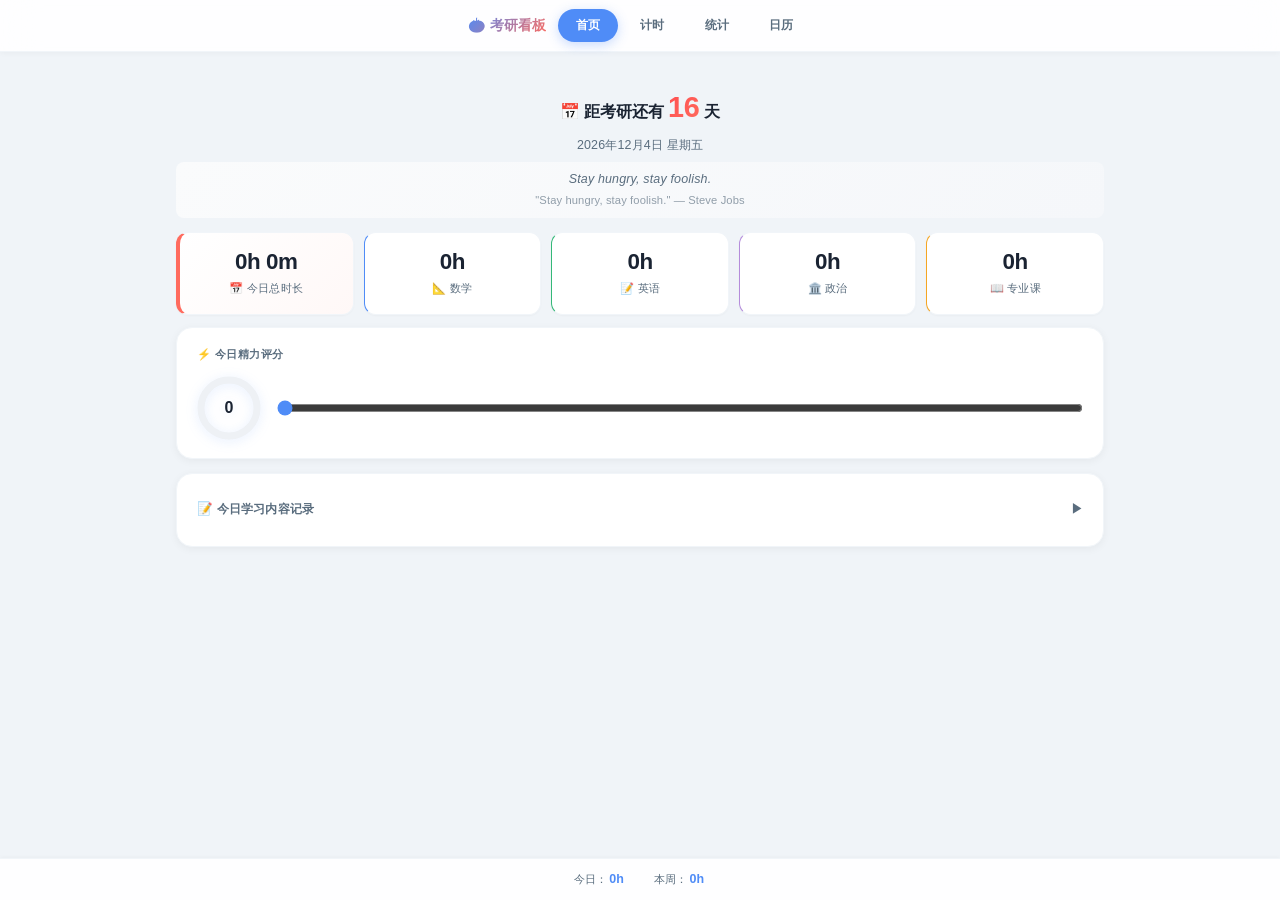
<file: 考研番茄钟-单文件版.html>
﻿<!DOCTYPE html>
<html lang="zh-CN">
<head>
    <meta charset="UTF-8">
    <meta name="viewport" content="width=device-width, initial-scale=1.0">
    <title>考研番茄钟 · 学习看板（单文件版）</title>
    <script>
/**
 * Skipped minification because the original files appears to be already minified.
 * Original file: /npm/chart.js@4.4.7/dist/chart.umd.js
 *
 * Do NOT use SRI with dynamically generated files! More information: https://www.jsdelivr.com/using-sri-with-dynamic-files
 */
/*!
 * Chart.js v4.4.7
 * https://www.chartjs.org
 * (c) 2024 Chart.js Contributors
 * Released under the MIT License
 */
!function(t,e){"object"==typeof exports&&"undefined"!=typeof module?module.exports=e():"function"==typeof define&&define.amd?define(e):(t="undefined"!=typeof globalThis?globalThis:t||self).Chart=e()}(this,(function(){"use strict";var t=Object.freeze({__proto__:null,get Colors(){return Go},get Decimation(){return Qo},get Filler(){return ma},get Legend(){return ya},get SubTitle(){return ka},get Title(){return Ma},get Tooltip(){return Ba}});function e(){}const i=(()=>{let t=0;return()=>t++})();function s(t){return null==t}function n(t){if(Array.isArray&&Array.isArray(t))return!0;const e=Object.prototype.toString.call(t);return"[object"===e.slice(0,7)&&"Array]"===e.slice(-6)}function o(t){return null!==t&&"[object Object]"===Object.prototype.toString.call(t)}function a(t){return("number"==typeof t||t instanceof Number)&&isFinite(+t)}function r(t,e){return a(t)?t:e}function l(t,e){return void 0===t?e:t}const h=(t,e)=>"string"==typeof t&&t.endsWith("%")?parseFloat(t)/100:+t/e,c=(t,e)=>"string"==typeof t&&t.endsWith("%")?parseFloat(t)/100*e:+t;function d(t,e,i){if(t&&"function"==typeof t.call)return t.apply(i,e)}function u(t,e,i,s){let a,r,l;if(n(t))if(r=t.length,s)for(a=r-1;a>=0;a--)e.call(i,t[a],a);else for(a=0;a<r;a++)e.call(i,t[a],a);else if(o(t))for(l=Object.keys(t),r=l.length,a=0;a<r;a++)e.call(i,t[l[a]],l[a])}function f(t,e){let i,s,n,o;if(!t||!e||t.length!==e.length)return!1;for(i=0,s=t.length;i<s;++i)if(n=t[i],o=e[i],n.datasetIndex!==o.datasetIndex||n.index!==o.index)return!1;return!0}function g(t){if(n(t))return t.map(g);if(o(t)){const e=Object.create(null),i=Object.keys(t),s=i.length;let n=0;for(;n<s;++n)e[i[n]]=g(t[i[n]]);return e}return t}function p(t){return-1===["__proto__","prototype","constructor"].indexOf(t)}function m(t,e,i,s){if(!p(t))return;const n=e[t],a=i[t];o(n)&&o(a)?b(n,a,s):e[t]=g(a)}function b(t,e,i){const s=n(e)?e:[e],a=s.length;if(!o(t))return t;const r=(i=i||{}).merger||m;let l;for(let e=0;e<a;++e){if(l=s[e],!o(l))continue;const n=Object.keys(l);for(let e=0,s=n.length;e<s;++e)r(n[e],t,l,i)}return t}function x(t,e){return b(t,e,{merger:_})}function _(t,e,i){if(!p(t))return;const s=e[t],n=i[t];o(s)&&o(n)?x(s,n):Object.prototype.hasOwnProperty.call(e,t)||(e[t]=g(n))}const y={"":t=>t,x:t=>t.x,y:t=>t.y};function v(t){const e=t.split("."),i=[];let s="";for(const t of e)s+=t,s.endsWith("\\")?s=s.slice(0,-1)+".":(i.push(s),s="");return i}function M(t,e){const i=y[e]||(y[e]=function(t){const e=v(t);return t=>{for(const i of e){if(""===i)break;t=t&&t[i]}return t}}(e));return i(t)}function w(t){return t.charAt(0).toUpperCase()+t.slice(1)}const k=t=>void 0!==t,S=t=>"function"==typeof t,P=(t,e)=>{if(t.size!==e.size)return!1;for(const i of t)if(!e.has(i))return!1;return!0};function D(t){return"mouseup"===t.type||"click"===t.type||"contextmenu"===t.type}const C=Math.PI,O=2*C,A=O+C,T=Number.POSITIVE_INFINITY,L=C/180,E=C/2,R=C/4,I=2*C/3,z=Math.log10,F=Math.sign;function V(t,e,i){return Math.abs(t-e)<i}function B(t){const e=Math.round(t);t=V(t,e,t/1e3)?e:t;const i=Math.pow(10,Math.floor(z(t))),s=t/i;return(s<=1?1:s<=2?2:s<=5?5:10)*i}function W(t){const e=[],i=Math.sqrt(t);let s;for(s=1;s<i;s++)t%s==0&&(e.push(s),e.push(t/s));return i===(0|i)&&e.push(i),e.sort(((t,e)=>t-e)).pop(),e}function N(t){return!isNaN(parseFloat(t))&&isFinite(t)}function H(t,e){const i=Math.round(t);return i-e<=t&&i+e>=t}function j(t,e,i){let s,n,o;for(s=0,n=t.length;s<n;s++)o=t[s][i],isNaN(o)||(e.min=Math.min(e.min,o),e.max=Math.max(e.max,o))}function $(t){return t*(C/180)}function Y(t){return t*(180/C)}function U(t){if(!a(t))return;let e=1,i=0;for(;Math.round(t*e)/e!==t;)e*=10,i++;return i}function X(t,e){const i=e.x-t.x,s=e.y-t.y,n=Math.sqrt(i*i+s*s);let o=Math.atan2(s,i);return o<-.5*C&&(o+=O),{angle:o,distance:n}}function q(t,e){return Math.sqrt(Math.pow(e.x-t.x,2)+Math.pow(e.y-t.y,2))}function K(t,e){return(t-e+A)%O-C}function G(t){return(t%O+O)%O}function Z(t,e,i,s){const n=G(t),o=G(e),a=G(i),r=G(o-n),l=G(a-n),h=G(n-o),c=G(n-a);return n===o||n===a||s&&o===a||r>l&&h<c}function J(t,e,i){return Math.max(e,Math.min(i,t))}function Q(t){return J(t,-32768,32767)}function tt(t,e,i,s=1e-6){return t>=Math.min(e,i)-s&&t<=Math.max(e,i)+s}function et(t,e,i){i=i||(i=>t[i]<e);let s,n=t.length-1,o=0;for(;n-o>1;)s=o+n>>1,i(s)?o=s:n=s;return{lo:o,hi:n}}const it=(t,e,i,s)=>et(t,i,s?s=>{const n=t[s][e];return n<i||n===i&&t[s+1][e]===i}:s=>t[s][e]<i),st=(t,e,i)=>et(t,i,(s=>t[s][e]>=i));function nt(t,e,i){let s=0,n=t.length;for(;s<n&&t[s]<e;)s++;for(;n>s&&t[n-1]>i;)n--;return s>0||n<t.length?t.slice(s,n):t}const ot=["push","pop","shift","splice","unshift"];function at(t,e){t._chartjs?t._chartjs.listeners.push(e):(Object.defineProperty(t,"_chartjs",{configurable:!0,enumerable:!1,value:{listeners:[e]}}),ot.forEach((e=>{const i="_onData"+w(e),s=t[e];Object.defineProperty(t,e,{configurable:!0,enumerable:!1,value(...e){const n=s.apply(this,e);return t._chartjs.listeners.forEach((t=>{"function"==typeof t[i]&&t[i](...e)})),n}})})))}function rt(t,e){const i=t._chartjs;if(!i)return;const s=i.listeners,n=s.indexOf(e);-1!==n&&s.splice(n,1),s.length>0||(ot.forEach((e=>{delete t[e]})),delete t._chartjs)}function lt(t){const e=new Set(t);return e.size===t.length?t:Array.from(e)}const ht="undefined"==typeof window?function(t){return t()}:window.requestAnimationFrame;function ct(t,e){let i=[],s=!1;return function(...n){i=n,s||(s=!0,ht.call(window,(()=>{s=!1,t.apply(e,i)})))}}function dt(t,e){let i;return function(...s){return e?(clearTimeout(i),i=setTimeout(t,e,s)):t.apply(this,s),e}}const ut=t=>"start"===t?"left":"end"===t?"right":"center",ft=(t,e,i)=>"start"===t?e:"end"===t?i:(e+i)/2,gt=(t,e,i,s)=>t===(s?"left":"right")?i:"center"===t?(e+i)/2:e;function pt(t,e,i){const s=e.length;let n=0,o=s;if(t._sorted){const{iScale:a,_parsed:r}=t,l=a.axis,{min:h,max:c,minDefined:d,maxDefined:u}=a.getUserBounds();d&&(n=J(Math.min(it(r,l,h).lo,i?s:it(e,l,a.getPixelForValue(h)).lo),0,s-1)),o=u?J(Math.max(it(r,a.axis,c,!0).hi+1,i?0:it(e,l,a.getPixelForValue(c),!0).hi+1),n,s)-n:s-n}return{start:n,count:o}}function mt(t){const{xScale:e,yScale:i,_scaleRanges:s}=t,n={xmin:e.min,xmax:e.max,ymin:i.min,ymax:i.max};if(!s)return t._scaleRanges=n,!0;const o=s.xmin!==e.min||s.xmax!==e.max||s.ymin!==i.min||s.ymax!==i.max;return Object.assign(s,n),o}class bt{constructor(){this._request=null,this._charts=new Map,this._running=!1,this._lastDate=void 0}_notify(t,e,i,s){const n=e.listeners[s],o=e.duration;n.forEach((s=>s({chart:t,initial:e.initial,numSteps:o,currentStep:Math.min(i-e.start,o)})))}_refresh(){this._request||(this._running=!0,this._request=ht.call(window,(()=>{this._update(),this._request=null,this._running&&this._refresh()})))}_update(t=Date.now()){let e=0;this._charts.forEach(((i,s)=>{if(!i.running||!i.items.length)return;const n=i.items;let o,a=n.length-1,r=!1;for(;a>=0;--a)o=n[a],o._active?(o._total>i.duration&&(i.duration=o._total),o.tick(t),r=!0):(n[a]=n[n.length-1],n.pop());r&&(s.draw(),this._notify(s,i,t,"progress")),n.length||(i.running=!1,this._notify(s,i,t,"complete"),i.initial=!1),e+=n.length})),this._lastDate=t,0===e&&(this._running=!1)}_getAnims(t){const e=this._charts;let i=e.get(t);return i||(i={running:!1,initial:!0,items:[],listeners:{complete:[],progress:[]}},e.set(t,i)),i}listen(t,e,i){this._getAnims(t).listeners[e].push(i)}add(t,e){e&&e.length&&this._getAnims(t).items.push(...e)}has(t){return this._getAnims(t).items.length>0}start(t){const e=this._charts.get(t);e&&(e.running=!0,e.start=Date.now(),e.duration=e.items.reduce(((t,e)=>Math.max(t,e._duration)),0),this._refresh())}running(t){if(!this._running)return!1;const e=this._charts.get(t);return!!(e&&e.running&&e.items.length)}stop(t){const e=this._charts.get(t);if(!e||!e.items.length)return;const i=e.items;let s=i.length-1;for(;s>=0;--s)i[s].cancel();e.items=[],this._notify(t,e,Date.now(),"complete")}remove(t){return this._charts.delete(t)}}var xt=new bt;
/*!
 * @kurkle/color v0.3.2
 * https://github.com/kurkle/color#readme
 * (c) 2023 Jukka Kurkela
 * Released under the MIT License
 */function _t(t){return t+.5|0}const yt=(t,e,i)=>Math.max(Math.min(t,i),e);function vt(t){return yt(_t(2.55*t),0,255)}function Mt(t){return yt(_t(255*t),0,255)}function wt(t){return yt(_t(t/2.55)/100,0,1)}function kt(t){return yt(_t(100*t),0,100)}const St={0:0,1:1,2:2,3:3,4:4,5:5,6:6,7:7,8:8,9:9,A:10,B:11,C:12,D:13,E:14,F:15,a:10,b:11,c:12,d:13,e:14,f:15},Pt=[..."0123456789ABCDEF"],Dt=t=>Pt[15&t],Ct=t=>Pt[(240&t)>>4]+Pt[15&t],Ot=t=>(240&t)>>4==(15&t);function At(t){var e=(t=>Ot(t.r)&&Ot(t.g)&&Ot(t.b)&&Ot(t.a))(t)?Dt:Ct;return t?"#"+e(t.r)+e(t.g)+e(t.b)+((t,e)=>t<255?e(t):"")(t.a,e):void 0}const Tt=/^(hsla?|hwb|hsv)\(\s*([-+.e\d]+)(?:deg)?[\s,]+([-+.e\d]+)%[\s,]+([-+.e\d]+)%(?:[\s,]+([-+.e\d]+)(%)?)?\s*\)$/;function Lt(t,e,i){const s=e*Math.min(i,1-i),n=(e,n=(e+t/30)%12)=>i-s*Math.max(Math.min(n-3,9-n,1),-1);return[n(0),n(8),n(4)]}function Et(t,e,i){const s=(s,n=(s+t/60)%6)=>i-i*e*Math.max(Math.min(n,4-n,1),0);return[s(5),s(3),s(1)]}function Rt(t,e,i){const s=Lt(t,1,.5);let n;for(e+i>1&&(n=1/(e+i),e*=n,i*=n),n=0;n<3;n++)s[n]*=1-e-i,s[n]+=e;return s}function It(t){const e=t.r/255,i=t.g/255,s=t.b/255,n=Math.max(e,i,s),o=Math.min(e,i,s),a=(n+o)/2;let r,l,h;return n!==o&&(h=n-o,l=a>.5?h/(2-n-o):h/(n+o),r=function(t,e,i,s,n){return t===n?(e-i)/s+(e<i?6:0):e===n?(i-t)/s+2:(t-e)/s+4}(e,i,s,h,n),r=60*r+.5),[0|r,l||0,a]}function zt(t,e,i,s){return(Array.isArray(e)?t(e[0],e[1],e[2]):t(e,i,s)).map(Mt)}function Ft(t,e,i){return zt(Lt,t,e,i)}function Vt(t){return(t%360+360)%360}function Bt(t){const e=Tt.exec(t);let i,s=255;if(!e)return;e[5]!==i&&(s=e[6]?vt(+e[5]):Mt(+e[5]));const n=Vt(+e[2]),o=+e[3]/100,a=+e[4]/100;return i="hwb"===e[1]?function(t,e,i){return zt(Rt,t,e,i)}(n,o,a):"hsv"===e[1]?function(t,e,i){return zt(Et,t,e,i)}(n,o,a):Ft(n,o,a),{r:i[0],g:i[1],b:i[2],a:s}}const Wt={x:"dark",Z:"light",Y:"re",X:"blu",W:"gr",V:"medium",U:"slate",A:"ee",T:"ol",S:"or",B:"ra",C:"lateg",D:"ights",R:"in",Q:"turquois",E:"hi",P:"ro",O:"al",N:"le",M:"de",L:"yello",F:"en",K:"ch",G:"arks",H:"ea",I:"ightg",J:"wh"},Nt={OiceXe:"f0f8ff",antiquewEte:"faebd7",aqua:"ffff",aquamarRe:"7fffd4",azuY:"f0ffff",beige:"f5f5dc",bisque:"ffe4c4",black:"0",blanKedOmond:"ffebcd",Xe:"ff",XeviTet:"8a2be2",bPwn:"a52a2a",burlywood:"deb887",caMtXe:"5f9ea0",KartYuse:"7fff00",KocTate:"d2691e",cSO:"ff7f50",cSnflowerXe:"6495ed",cSnsilk:"fff8dc",crimson:"dc143c",cyan:"ffff",xXe:"8b",xcyan:"8b8b",xgTMnPd:"b8860b",xWay:"a9a9a9",xgYF:"6400",xgYy:"a9a9a9",xkhaki:"bdb76b",xmagFta:"8b008b",xTivegYF:"556b2f",xSange:"ff8c00",xScEd:"9932cc",xYd:"8b0000",xsOmon:"e9967a",xsHgYF:"8fbc8f",xUXe:"483d8b",xUWay:"2f4f4f",xUgYy:"2f4f4f",xQe:"ced1",xviTet:"9400d3",dAppRk:"ff1493",dApskyXe:"bfff",dimWay:"696969",dimgYy:"696969",dodgerXe:"1e90ff",fiYbrick:"b22222",flSOwEte:"fffaf0",foYstWAn:"228b22",fuKsia:"ff00ff",gaRsbSo:"dcdcdc",ghostwEte:"f8f8ff",gTd:"ffd700",gTMnPd:"daa520",Way:"808080",gYF:"8000",gYFLw:"adff2f",gYy:"808080",honeyMw:"f0fff0",hotpRk:"ff69b4",RdianYd:"cd5c5c",Rdigo:"4b0082",ivSy:"fffff0",khaki:"f0e68c",lavFMr:"e6e6fa",lavFMrXsh:"fff0f5",lawngYF:"7cfc00",NmoncEffon:"fffacd",ZXe:"add8e6",ZcSO:"f08080",Zcyan:"e0ffff",ZgTMnPdLw:"fafad2",ZWay:"d3d3d3",ZgYF:"90ee90",ZgYy:"d3d3d3",ZpRk:"ffb6c1",ZsOmon:"ffa07a",ZsHgYF:"20b2aa",ZskyXe:"87cefa",ZUWay:"778899",ZUgYy:"778899",ZstAlXe:"b0c4de",ZLw:"ffffe0",lime:"ff00",limegYF:"32cd32",lRF:"faf0e6",magFta:"ff00ff",maPon:"800000",VaquamarRe:"66cdaa",VXe:"cd",VScEd:"ba55d3",VpurpN:"9370db",VsHgYF:"3cb371",VUXe:"7b68ee",VsprRggYF:"fa9a",VQe:"48d1cc",VviTetYd:"c71585",midnightXe:"191970",mRtcYam:"f5fffa",mistyPse:"ffe4e1",moccasR:"ffe4b5",navajowEte:"ffdead",navy:"80",Tdlace:"fdf5e6",Tive:"808000",TivedBb:"6b8e23",Sange:"ffa500",SangeYd:"ff4500",ScEd:"da70d6",pOegTMnPd:"eee8aa",pOegYF:"98fb98",pOeQe:"afeeee",pOeviTetYd:"db7093",papayawEp:"ffefd5",pHKpuff:"ffdab9",peru:"cd853f",pRk:"ffc0cb",plum:"dda0dd",powMrXe:"b0e0e6",purpN:"800080",YbeccapurpN:"663399",Yd:"ff0000",Psybrown:"bc8f8f",PyOXe:"4169e1",saddNbPwn:"8b4513",sOmon:"fa8072",sandybPwn:"f4a460",sHgYF:"2e8b57",sHshell:"fff5ee",siFna:"a0522d",silver:"c0c0c0",skyXe:"87ceeb",UXe:"6a5acd",UWay:"708090",UgYy:"708090",snow:"fffafa",sprRggYF:"ff7f",stAlXe:"4682b4",tan:"d2b48c",teO:"8080",tEstN:"d8bfd8",tomato:"ff6347",Qe:"40e0d0",viTet:"ee82ee",JHt:"f5deb3",wEte:"ffffff",wEtesmoke:"f5f5f5",Lw:"ffff00",LwgYF:"9acd32"};let Ht;function jt(t){Ht||(Ht=function(){const t={},e=Object.keys(Nt),i=Object.keys(Wt);let s,n,o,a,r;for(s=0;s<e.length;s++){for(a=r=e[s],n=0;n<i.length;n++)o=i[n],r=r.replace(o,Wt[o]);o=parseInt(Nt[a],16),t[r]=[o>>16&255,o>>8&255,255&o]}return t}(),Ht.transparent=[0,0,0,0]);const e=Ht[t.toLowerCase()];return e&&{r:e[0],g:e[1],b:e[2],a:4===e.length?e[3]:255}}const $t=/^rgba?\(\s*([-+.\d]+)(%)?[\s,]+([-+.e\d]+)(%)?[\s,]+([-+.e\d]+)(%)?(?:[\s,/]+([-+.e\d]+)(%)?)?\s*\)$/;const Yt=t=>t<=.0031308?12.92*t:1.055*Math.pow(t,1/2.4)-.055,Ut=t=>t<=.04045?t/12.92:Math.pow((t+.055)/1.055,2.4);function Xt(t,e,i){if(t){let s=It(t);s[e]=Math.max(0,Math.min(s[e]+s[e]*i,0===e?360:1)),s=Ft(s),t.r=s[0],t.g=s[1],t.b=s[2]}}function qt(t,e){return t?Object.assign(e||{},t):t}function Kt(t){var e={r:0,g:0,b:0,a:255};return Array.isArray(t)?t.length>=3&&(e={r:t[0],g:t[1],b:t[2],a:255},t.length>3&&(e.a=Mt(t[3]))):(e=qt(t,{r:0,g:0,b:0,a:1})).a=Mt(e.a),e}function Gt(t){return"r"===t.charAt(0)?function(t){const e=$t.exec(t);let i,s,n,o=255;if(e){if(e[7]!==i){const t=+e[7];o=e[8]?vt(t):yt(255*t,0,255)}return i=+e[1],s=+e[3],n=+e[5],i=255&(e[2]?vt(i):yt(i,0,255)),s=255&(e[4]?vt(s):yt(s,0,255)),n=255&(e[6]?vt(n):yt(n,0,255)),{r:i,g:s,b:n,a:o}}}(t):Bt(t)}class Zt{constructor(t){if(t instanceof Zt)return t;const e=typeof t;let i;var s,n,o;"object"===e?i=Kt(t):"string"===e&&(o=(s=t).length,"#"===s[0]&&(4===o||5===o?n={r:255&17*St[s[1]],g:255&17*St[s[2]],b:255&17*St[s[3]],a:5===o?17*St[s[4]]:255}:7!==o&&9!==o||(n={r:St[s[1]]<<4|St[s[2]],g:St[s[3]]<<4|St[s[4]],b:St[s[5]]<<4|St[s[6]],a:9===o?St[s[7]]<<4|St[s[8]]:255})),i=n||jt(t)||Gt(t)),this._rgb=i,this._valid=!!i}get valid(){return this._valid}get rgb(){var t=qt(this._rgb);return t&&(t.a=wt(t.a)),t}set rgb(t){this._rgb=Kt(t)}rgbString(){return this._valid?(t=this._rgb)&&(t.a<255?`rgba(${t.r}, ${t.g}, ${t.b}, ${wt(t.a)})`:`rgb(${t.r}, ${t.g}, ${t.b})`):void 0;var t}hexString(){return this._valid?At(this._rgb):void 0}hslString(){return this._valid?function(t){if(!t)return;const e=It(t),i=e[0],s=kt(e[1]),n=kt(e[2]);return t.a<255?`hsla(${i}, ${s}%, ${n}%, ${wt(t.a)})`:`hsl(${i}, ${s}%, ${n}%)`}(this._rgb):void 0}mix(t,e){if(t){const i=this.rgb,s=t.rgb;let n;const o=e===n?.5:e,a=2*o-1,r=i.a-s.a,l=((a*r==-1?a:(a+r)/(1+a*r))+1)/2;n=1-l,i.r=255&l*i.r+n*s.r+.5,i.g=255&l*i.g+n*s.g+.5,i.b=255&l*i.b+n*s.b+.5,i.a=o*i.a+(1-o)*s.a,this.rgb=i}return this}interpolate(t,e){return t&&(this._rgb=function(t,e,i){const s=Ut(wt(t.r)),n=Ut(wt(t.g)),o=Ut(wt(t.b));return{r:Mt(Yt(s+i*(Ut(wt(e.r))-s))),g:Mt(Yt(n+i*(Ut(wt(e.g))-n))),b:Mt(Yt(o+i*(Ut(wt(e.b))-o))),a:t.a+i*(e.a-t.a)}}(this._rgb,t._rgb,e)),this}clone(){return new Zt(this.rgb)}alpha(t){return this._rgb.a=Mt(t),this}clearer(t){return this._rgb.a*=1-t,this}greyscale(){const t=this._rgb,e=_t(.3*t.r+.59*t.g+.11*t.b);return t.r=t.g=t.b=e,this}opaquer(t){return this._rgb.a*=1+t,this}negate(){const t=this._rgb;return t.r=255-t.r,t.g=255-t.g,t.b=255-t.b,this}lighten(t){return Xt(this._rgb,2,t),this}darken(t){return Xt(this._rgb,2,-t),this}saturate(t){return Xt(this._rgb,1,t),this}desaturate(t){return Xt(this._rgb,1,-t),this}rotate(t){return function(t,e){var i=It(t);i[0]=Vt(i[0]+e),i=Ft(i),t.r=i[0],t.g=i[1],t.b=i[2]}(this._rgb,t),this}}function Jt(t){if(t&&"object"==typeof t){const e=t.toString();return"[object CanvasPattern]"===e||"[object CanvasGradient]"===e}return!1}function Qt(t){return Jt(t)?t:new Zt(t)}function te(t){return Jt(t)?t:new Zt(t).saturate(.5).darken(.1).hexString()}const ee=["x","y","borderWidth","radius","tension"],ie=["color","borderColor","backgroundColor"];const se=new Map;function ne(t,e,i){return function(t,e){e=e||{};const i=t+JSON.stringify(e);let s=se.get(i);return s||(s=new Intl.NumberFormat(t,e),se.set(i,s)),s}(e,i).format(t)}const oe={values:t=>n(t)?t:""+t,numeric(t,e,i){if(0===t)return"0";const s=this.chart.options.locale;let n,o=t;if(i.length>1){const e=Math.max(Math.abs(i[0].value),Math.abs(i[i.length-1].value));(e<1e-4||e>1e15)&&(n="scientific"),o=function(t,e){let i=e.length>3?e[2].value-e[1].value:e[1].value-e[0].value;Math.abs(i)>=1&&t!==Math.floor(t)&&(i=t-Math.floor(t));return i}(t,i)}const a=z(Math.abs(o)),r=isNaN(a)?1:Math.max(Math.min(-1*Math.floor(a),20),0),l={notation:n,minimumFractionDigits:r,maximumFractionDigits:r};return Object.assign(l,this.options.ticks.format),ne(t,s,l)},logarithmic(t,e,i){if(0===t)return"0";const s=i[e].significand||t/Math.pow(10,Math.floor(z(t)));return[1,2,3,5,10,15].includes(s)||e>.8*i.length?oe.numeric.call(this,t,e,i):""}};var ae={formatters:oe};const re=Object.create(null),le=Object.create(null);function he(t,e){if(!e)return t;const i=e.split(".");for(let e=0,s=i.length;e<s;++e){const s=i[e];t=t[s]||(t[s]=Object.create(null))}return t}function ce(t,e,i){return"string"==typeof e?b(he(t,e),i):b(he(t,""),e)}class de{constructor(t,e){this.animation=void 0,this.backgroundColor="rgba(0,0,0,0.1)",this.borderColor="rgba(0,0,0,0.1)",this.color="#666",this.datasets={},this.devicePixelRatio=t=>t.chart.platform.getDevicePixelRatio(),this.elements={},this.events=["mousemove","mouseout","click","touchstart","touchmove"],this.font={family:"'Helvetica Neue', 'Helvetica', 'Arial', sans-serif",size:12,style:"normal",lineHeight:1.2,weight:null},this.hover={},this.hoverBackgroundColor=(t,e)=>te(e.backgroundColor),this.hoverBorderColor=(t,e)=>te(e.borderColor),this.hoverColor=(t,e)=>te(e.color),this.indexAxis="x",this.interaction={mode:"nearest",intersect:!0,includeInvisible:!1},this.maintainAspectRatio=!0,this.onHover=null,this.onClick=null,this.parsing=!0,this.plugins={},this.responsive=!0,this.scale=void 0,this.scales={},this.showLine=!0,this.drawActiveElementsOnTop=!0,this.describe(t),this.apply(e)}set(t,e){return ce(this,t,e)}get(t){return he(this,t)}describe(t,e){return ce(le,t,e)}override(t,e){return ce(re,t,e)}route(t,e,i,s){const n=he(this,t),a=he(this,i),r="_"+e;Object.defineProperties(n,{[r]:{value:n[e],writable:!0},[e]:{enumerable:!0,get(){const t=this[r],e=a[s];return o(t)?Object.assign({},e,t):l(t,e)},set(t){this[r]=t}}})}apply(t){t.forEach((t=>t(this)))}}var ue=new de({_scriptable:t=>!t.startsWith("on"),_indexable:t=>"events"!==t,hover:{_fallback:"interaction"},interaction:{_scriptable:!1,_indexable:!1}},[function(t){t.set("animation",{delay:void 0,duration:1e3,easing:"easeOutQuart",fn:void 0,from:void 0,loop:void 0,to:void 0,type:void 0}),t.describe("animation",{_fallback:!1,_indexable:!1,_scriptable:t=>"onProgress"!==t&&"onComplete"!==t&&"fn"!==t}),t.set("animations",{colors:{type:"color",properties:ie},numbers:{type:"number",properties:ee}}),t.describe("animations",{_fallback:"animation"}),t.set("transitions",{active:{animation:{duration:400}},resize:{animation:{duration:0}},show:{animations:{colors:{from:"transparent"},visible:{type:"boolean",duration:0}}},hide:{animations:{colors:{to:"transparent"},visible:{type:"boolean",easing:"linear",fn:t=>0|t}}}})},function(t){t.set("layout",{autoPadding:!0,padding:{top:0,right:0,bottom:0,left:0}})},function(t){t.set("scale",{display:!0,offset:!1,reverse:!1,beginAtZero:!1,bounds:"ticks",clip:!0,grace:0,grid:{display:!0,lineWidth:1,drawOnChartArea:!0,drawTicks:!0,tickLength:8,tickWidth:(t,e)=>e.lineWidth,tickColor:(t,e)=>e.color,offset:!1},border:{display:!0,dash:[],dashOffset:0,width:1},title:{display:!1,text:"",padding:{top:4,bottom:4}},ticks:{minRotation:0,maxRotation:50,mirror:!1,textStrokeWidth:0,textStrokeColor:"",padding:3,display:!0,autoSkip:!0,autoSkipPadding:3,labelOffset:0,callback:ae.formatters.values,minor:{},major:{},align:"center",crossAlign:"near",showLabelBackdrop:!1,backdropColor:"rgba(255, 255, 255, 0.75)",backdropPadding:2}}),t.route("scale.ticks","color","","color"),t.route("scale.grid","color","","borderColor"),t.route("scale.border","color","","borderColor"),t.route("scale.title","color","","color"),t.describe("scale",{_fallback:!1,_scriptable:t=>!t.startsWith("before")&&!t.startsWith("after")&&"callback"!==t&&"parser"!==t,_indexable:t=>"borderDash"!==t&&"tickBorderDash"!==t&&"dash"!==t}),t.describe("scales",{_fallback:"scale"}),t.describe("scale.ticks",{_scriptable:t=>"backdropPadding"!==t&&"callback"!==t,_indexable:t=>"backdropPadding"!==t})}]);function fe(){return"undefined"!=typeof window&&"undefined"!=typeof document}function ge(t){let e=t.parentNode;return e&&"[object ShadowRoot]"===e.toString()&&(e=e.host),e}function pe(t,e,i){let s;return"string"==typeof t?(s=parseInt(t,10),-1!==t.indexOf("%")&&(s=s/100*e.parentNode[i])):s=t,s}const me=t=>t.ownerDocument.defaultView.getComputedStyle(t,null);function be(t,e){return me(t).getPropertyValue(e)}const xe=["top","right","bottom","left"];function _e(t,e,i){const s={};i=i?"-"+i:"";for(let n=0;n<4;n++){const o=xe[n];s[o]=parseFloat(t[e+"-"+o+i])||0}return s.width=s.left+s.right,s.height=s.top+s.bottom,s}const ye=(t,e,i)=>(t>0||e>0)&&(!i||!i.shadowRoot);function ve(t,e){if("native"in t)return t;const{canvas:i,currentDevicePixelRatio:s}=e,n=me(i),o="border-box"===n.boxSizing,a=_e(n,"padding"),r=_e(n,"border","width"),{x:l,y:h,box:c}=function(t,e){const i=t.touches,s=i&&i.length?i[0]:t,{offsetX:n,offsetY:o}=s;let a,r,l=!1;if(ye(n,o,t.target))a=n,r=o;else{const t=e.getBoundingClientRect();a=s.clientX-t.left,r=s.clientY-t.top,l=!0}return{x:a,y:r,box:l}}(t,i),d=a.left+(c&&r.left),u=a.top+(c&&r.top);let{width:f,height:g}=e;return o&&(f-=a.width+r.width,g-=a.height+r.height),{x:Math.round((l-d)/f*i.width/s),y:Math.round((h-u)/g*i.height/s)}}const Me=t=>Math.round(10*t)/10;function we(t,e,i,s){const n=me(t),o=_e(n,"margin"),a=pe(n.maxWidth,t,"clientWidth")||T,r=pe(n.maxHeight,t,"clientHeight")||T,l=function(t,e,i){let s,n;if(void 0===e||void 0===i){const o=t&&ge(t);if(o){const t=o.getBoundingClientRect(),a=me(o),r=_e(a,"border","width"),l=_e(a,"padding");e=t.width-l.width-r.width,i=t.height-l.height-r.height,s=pe(a.maxWidth,o,"clientWidth"),n=pe(a.maxHeight,o,"clientHeight")}else e=t.clientWidth,i=t.clientHeight}return{width:e,height:i,maxWidth:s||T,maxHeight:n||T}}(t,e,i);let{width:h,height:c}=l;if("content-box"===n.boxSizing){const t=_e(n,"border","width"),e=_e(n,"padding");h-=e.width+t.width,c-=e.height+t.height}h=Math.max(0,h-o.width),c=Math.max(0,s?h/s:c-o.height),h=Me(Math.min(h,a,l.maxWidth)),c=Me(Math.min(c,r,l.maxHeight)),h&&!c&&(c=Me(h/2));return(void 0!==e||void 0!==i)&&s&&l.height&&c>l.height&&(c=l.height,h=Me(Math.floor(c*s))),{width:h,height:c}}function ke(t,e,i){const s=e||1,n=Math.floor(t.height*s),o=Math.floor(t.width*s);t.height=Math.floor(t.height),t.width=Math.floor(t.width);const a=t.canvas;return a.style&&(i||!a.style.height&&!a.style.width)&&(a.style.height=`${t.height}px`,a.style.width=`${t.width}px`),(t.currentDevicePixelRatio!==s||a.height!==n||a.width!==o)&&(t.currentDevicePixelRatio=s,a.height=n,a.width=o,t.ctx.setTransform(s,0,0,s,0,0),!0)}const Se=function(){let t=!1;try{const e={get passive(){return t=!0,!1}};fe()&&(window.addEventListener("test",null,e),window.removeEventListener("test",null,e))}catch(t){}return t}();function Pe(t,e){const i=be(t,e),s=i&&i.match(/^(\d+)(\.\d+)?px$/);return s?+s[1]:void 0}function De(t){return!t||s(t.size)||s(t.family)?null:(t.style?t.style+" ":"")+(t.weight?t.weight+" ":"")+t.size+"px "+t.family}function Ce(t,e,i,s,n){let o=e[n];return o||(o=e[n]=t.measureText(n).width,i.push(n)),o>s&&(s=o),s}function Oe(t,e,i,s){let o=(s=s||{}).data=s.data||{},a=s.garbageCollect=s.garbageCollect||[];s.font!==e&&(o=s.data={},a=s.garbageCollect=[],s.font=e),t.save(),t.font=e;let r=0;const l=i.length;let h,c,d,u,f;for(h=0;h<l;h++)if(u=i[h],null==u||n(u)){if(n(u))for(c=0,d=u.length;c<d;c++)f=u[c],null==f||n(f)||(r=Ce(t,o,a,r,f))}else r=Ce(t,o,a,r,u);t.restore();const g=a.length/2;if(g>i.length){for(h=0;h<g;h++)delete o[a[h]];a.splice(0,g)}return r}function Ae(t,e,i){const s=t.currentDevicePixelRatio,n=0!==i?Math.max(i/2,.5):0;return Math.round((e-n)*s)/s+n}function Te(t,e){(e||t)&&((e=e||t.getContext("2d")).save(),e.resetTransform(),e.clearRect(0,0,t.width,t.height),e.restore())}function Le(t,e,i,s){Ee(t,e,i,s,null)}function Ee(t,e,i,s,n){let o,a,r,l,h,c,d,u;const f=e.pointStyle,g=e.rotation,p=e.radius;let m=(g||0)*L;if(f&&"object"==typeof f&&(o=f.toString(),"[object HTMLImageElement]"===o||"[object HTMLCanvasElement]"===o))return t.save(),t.translate(i,s),t.rotate(m),t.drawImage(f,-f.width/2,-f.height/2,f.width,f.height),void t.restore();if(!(isNaN(p)||p<=0)){switch(t.beginPath(),f){default:n?t.ellipse(i,s,n/2,p,0,0,O):t.arc(i,s,p,0,O),t.closePath();break;case"triangle":c=n?n/2:p,t.moveTo(i+Math.sin(m)*c,s-Math.cos(m)*p),m+=I,t.lineTo(i+Math.sin(m)*c,s-Math.cos(m)*p),m+=I,t.lineTo(i+Math.sin(m)*c,s-Math.cos(m)*p),t.closePath();break;case"rectRounded":h=.516*p,l=p-h,a=Math.cos(m+R)*l,d=Math.cos(m+R)*(n?n/2-h:l),r=Math.sin(m+R)*l,u=Math.sin(m+R)*(n?n/2-h:l),t.arc(i-d,s-r,h,m-C,m-E),t.arc(i+u,s-a,h,m-E,m),t.arc(i+d,s+r,h,m,m+E),t.arc(i-u,s+a,h,m+E,m+C),t.closePath();break;case"rect":if(!g){l=Math.SQRT1_2*p,c=n?n/2:l,t.rect(i-c,s-l,2*c,2*l);break}m+=R;case"rectRot":d=Math.cos(m)*(n?n/2:p),a=Math.cos(m)*p,r=Math.sin(m)*p,u=Math.sin(m)*(n?n/2:p),t.moveTo(i-d,s-r),t.lineTo(i+u,s-a),t.lineTo(i+d,s+r),t.lineTo(i-u,s+a),t.closePath();break;case"crossRot":m+=R;case"cross":d=Math.cos(m)*(n?n/2:p),a=Math.cos(m)*p,r=Math.sin(m)*p,u=Math.sin(m)*(n?n/2:p),t.moveTo(i-d,s-r),t.lineTo(i+d,s+r),t.moveTo(i+u,s-a),t.lineTo(i-u,s+a);break;case"star":d=Math.cos(m)*(n?n/2:p),a=Math.cos(m)*p,r=Math.sin(m)*p,u=Math.sin(m)*(n?n/2:p),t.moveTo(i-d,s-r),t.lineTo(i+d,s+r),t.moveTo(i+u,s-a),t.lineTo(i-u,s+a),m+=R,d=Math.cos(m)*(n?n/2:p),a=Math.cos(m)*p,r=Math.sin(m)*p,u=Math.sin(m)*(n?n/2:p),t.moveTo(i-d,s-r),t.lineTo(i+d,s+r),t.moveTo(i+u,s-a),t.lineTo(i-u,s+a);break;case"line":a=n?n/2:Math.cos(m)*p,r=Math.sin(m)*p,t.moveTo(i-a,s-r),t.lineTo(i+a,s+r);break;case"dash":t.moveTo(i,s),t.lineTo(i+Math.cos(m)*(n?n/2:p),s+Math.sin(m)*p);break;case!1:t.closePath()}t.fill(),e.borderWidth>0&&t.stroke()}}function Re(t,e,i){return i=i||.5,!e||t&&t.x>e.left-i&&t.x<e.right+i&&t.y>e.top-i&&t.y<e.bottom+i}function Ie(t,e){t.save(),t.beginPath(),t.rect(e.left,e.top,e.right-e.left,e.bottom-e.top),t.clip()}function ze(t){t.restore()}function Fe(t,e,i,s,n){if(!e)return t.lineTo(i.x,i.y);if("middle"===n){const s=(e.x+i.x)/2;t.lineTo(s,e.y),t.lineTo(s,i.y)}else"after"===n!=!!s?t.lineTo(e.x,i.y):t.lineTo(i.x,e.y);t.lineTo(i.x,i.y)}function Ve(t,e,i,s){if(!e)return t.lineTo(i.x,i.y);t.bezierCurveTo(s?e.cp1x:e.cp2x,s?e.cp1y:e.cp2y,s?i.cp2x:i.cp1x,s?i.cp2y:i.cp1y,i.x,i.y)}function Be(t,e,i,s,n){if(n.strikethrough||n.underline){const o=t.measureText(s),a=e-o.actualBoundingBoxLeft,r=e+o.actualBoundingBoxRight,l=i-o.actualBoundingBoxAscent,h=i+o.actualBoundingBoxDescent,c=n.strikethrough?(l+h)/2:h;t.strokeStyle=t.fillStyle,t.beginPath(),t.lineWidth=n.decorationWidth||2,t.moveTo(a,c),t.lineTo(r,c),t.stroke()}}function We(t,e){const i=t.fillStyle;t.fillStyle=e.color,t.fillRect(e.left,e.top,e.width,e.height),t.fillStyle=i}function Ne(t,e,i,o,a,r={}){const l=n(e)?e:[e],h=r.strokeWidth>0&&""!==r.strokeColor;let c,d;for(t.save(),t.font=a.string,function(t,e){e.translation&&t.translate(e.translation[0],e.translation[1]),s(e.rotation)||t.rotate(e.rotation),e.color&&(t.fillStyle=e.color),e.textAlign&&(t.textAlign=e.textAlign),e.textBaseline&&(t.textBaseline=e.textBaseline)}(t,r),c=0;c<l.length;++c)d=l[c],r.backdrop&&We(t,r.backdrop),h&&(r.strokeColor&&(t.strokeStyle=r.strokeColor),s(r.strokeWidth)||(t.lineWidth=r.strokeWidth),t.strokeText(d,i,o,r.maxWidth)),t.fillText(d,i,o,r.maxWidth),Be(t,i,o,d,r),o+=Number(a.lineHeight);t.restore()}function He(t,e){const{x:i,y:s,w:n,h:o,radius:a}=e;t.arc(i+a.topLeft,s+a.topLeft,a.topLeft,1.5*C,C,!0),t.lineTo(i,s+o-a.bottomLeft),t.arc(i+a.bottomLeft,s+o-a.bottomLeft,a.bottomLeft,C,E,!0),t.lineTo(i+n-a.bottomRight,s+o),t.arc(i+n-a.bottomRight,s+o-a.bottomRight,a.bottomRight,E,0,!0),t.lineTo(i+n,s+a.topRight),t.arc(i+n-a.topRight,s+a.topRight,a.topRight,0,-E,!0),t.lineTo(i+a.topLeft,s)}function je(t,e=[""],i,s,n=(()=>t[0])){const o=i||t;void 0===s&&(s=ti("_fallback",t));const a={[Symbol.toStringTag]:"Object",_cacheable:!0,_scopes:t,_rootScopes:o,_fallback:s,_getTarget:n,override:i=>je([i,...t],e,o,s)};return new Proxy(a,{deleteProperty:(e,i)=>(delete e[i],delete e._keys,delete t[0][i],!0),get:(i,s)=>qe(i,s,(()=>function(t,e,i,s){let n;for(const o of e)if(n=ti(Ue(o,t),i),void 0!==n)return Xe(t,n)?Je(i,s,t,n):n}(s,e,t,i))),getOwnPropertyDescriptor:(t,e)=>Reflect.getOwnPropertyDescriptor(t._scopes[0],e),getPrototypeOf:()=>Reflect.getPrototypeOf(t[0]),has:(t,e)=>ei(t).includes(e),ownKeys:t=>ei(t),set(t,e,i){const s=t._storage||(t._storage=n());return t[e]=s[e]=i,delete t._keys,!0}})}function $e(t,e,i,s){const a={_cacheable:!1,_proxy:t,_context:e,_subProxy:i,_stack:new Set,_descriptors:Ye(t,s),setContext:e=>$e(t,e,i,s),override:n=>$e(t.override(n),e,i,s)};return new Proxy(a,{deleteProperty:(e,i)=>(delete e[i],delete t[i],!0),get:(t,e,i)=>qe(t,e,(()=>function(t,e,i){const{_proxy:s,_context:a,_subProxy:r,_descriptors:l}=t;let h=s[e];S(h)&&l.isScriptable(e)&&(h=function(t,e,i,s){const{_proxy:n,_context:o,_subProxy:a,_stack:r}=i;if(r.has(t))throw new Error("Recursion detected: "+Array.from(r).join("->")+"->"+t);r.add(t);let l=e(o,a||s);r.delete(t),Xe(t,l)&&(l=Je(n._scopes,n,t,l));return l}(e,h,t,i));n(h)&&h.length&&(h=function(t,e,i,s){const{_proxy:n,_context:a,_subProxy:r,_descriptors:l}=i;if(void 0!==a.index&&s(t))return e[a.index%e.length];if(o(e[0])){const i=e,s=n._scopes.filter((t=>t!==i));e=[];for(const o of i){const i=Je(s,n,t,o);e.push($e(i,a,r&&r[t],l))}}return e}(e,h,t,l.isIndexable));Xe(e,h)&&(h=$e(h,a,r&&r[e],l));return h}(t,e,i))),getOwnPropertyDescriptor:(e,i)=>e._descriptors.allKeys?Reflect.has(t,i)?{enumerable:!0,configurable:!0}:void 0:Reflect.getOwnPropertyDescriptor(t,i),getPrototypeOf:()=>Reflect.getPrototypeOf(t),has:(e,i)=>Reflect.has(t,i),ownKeys:()=>Reflect.ownKeys(t),set:(e,i,s)=>(t[i]=s,delete e[i],!0)})}function Ye(t,e={scriptable:!0,indexable:!0}){const{_scriptable:i=e.scriptable,_indexable:s=e.indexable,_allKeys:n=e.allKeys}=t;return{allKeys:n,scriptable:i,indexable:s,isScriptable:S(i)?i:()=>i,isIndexable:S(s)?s:()=>s}}const Ue=(t,e)=>t?t+w(e):e,Xe=(t,e)=>o(e)&&"adapters"!==t&&(null===Object.getPrototypeOf(e)||e.constructor===Object);function qe(t,e,i){if(Object.prototype.hasOwnProperty.call(t,e)||"constructor"===e)return t[e];const s=i();return t[e]=s,s}function Ke(t,e,i){return S(t)?t(e,i):t}const Ge=(t,e)=>!0===t?e:"string"==typeof t?M(e,t):void 0;function Ze(t,e,i,s,n){for(const o of e){const e=Ge(i,o);if(e){t.add(e);const o=Ke(e._fallback,i,n);if(void 0!==o&&o!==i&&o!==s)return o}else if(!1===e&&void 0!==s&&i!==s)return null}return!1}function Je(t,e,i,s){const a=e._rootScopes,r=Ke(e._fallback,i,s),l=[...t,...a],h=new Set;h.add(s);let c=Qe(h,l,i,r||i,s);return null!==c&&((void 0===r||r===i||(c=Qe(h,l,r,c,s),null!==c))&&je(Array.from(h),[""],a,r,(()=>function(t,e,i){const s=t._getTarget();e in s||(s[e]={});const a=s[e];if(n(a)&&o(i))return i;return a||{}}(e,i,s))))}function Qe(t,e,i,s,n){for(;i;)i=Ze(t,e,i,s,n);return i}function ti(t,e){for(const i of e){if(!i)continue;const e=i[t];if(void 0!==e)return e}}function ei(t){let e=t._keys;return e||(e=t._keys=function(t){const e=new Set;for(const i of t)for(const t of Object.keys(i).filter((t=>!t.startsWith("_"))))e.add(t);return Array.from(e)}(t._scopes)),e}function ii(t,e,i,s){const{iScale:n}=t,{key:o="r"}=this._parsing,a=new Array(s);let r,l,h,c;for(r=0,l=s;r<l;++r)h=r+i,c=e[h],a[r]={r:n.parse(M(c,o),h)};return a}const si=Number.EPSILON||1e-14,ni=(t,e)=>e<t.length&&!t[e].skip&&t[e],oi=t=>"x"===t?"y":"x";function ai(t,e,i,s){const n=t.skip?e:t,o=e,a=i.skip?e:i,r=q(o,n),l=q(a,o);let h=r/(r+l),c=l/(r+l);h=isNaN(h)?0:h,c=isNaN(c)?0:c;const d=s*h,u=s*c;return{previous:{x:o.x-d*(a.x-n.x),y:o.y-d*(a.y-n.y)},next:{x:o.x+u*(a.x-n.x),y:o.y+u*(a.y-n.y)}}}function ri(t,e="x"){const i=oi(e),s=t.length,n=Array(s).fill(0),o=Array(s);let a,r,l,h=ni(t,0);for(a=0;a<s;++a)if(r=l,l=h,h=ni(t,a+1),l){if(h){const t=h[e]-l[e];n[a]=0!==t?(h[i]-l[i])/t:0}o[a]=r?h?F(n[a-1])!==F(n[a])?0:(n[a-1]+n[a])/2:n[a-1]:n[a]}!function(t,e,i){const s=t.length;let n,o,a,r,l,h=ni(t,0);for(let c=0;c<s-1;++c)l=h,h=ni(t,c+1),l&&h&&(V(e[c],0,si)?i[c]=i[c+1]=0:(n=i[c]/e[c],o=i[c+1]/e[c],r=Math.pow(n,2)+Math.pow(o,2),r<=9||(a=3/Math.sqrt(r),i[c]=n*a*e[c],i[c+1]=o*a*e[c])))}(t,n,o),function(t,e,i="x"){const s=oi(i),n=t.length;let o,a,r,l=ni(t,0);for(let h=0;h<n;++h){if(a=r,r=l,l=ni(t,h+1),!r)continue;const n=r[i],c=r[s];a&&(o=(n-a[i])/3,r[`cp1${i}`]=n-o,r[`cp1${s}`]=c-o*e[h]),l&&(o=(l[i]-n)/3,r[`cp2${i}`]=n+o,r[`cp2${s}`]=c+o*e[h])}}(t,o,e)}function li(t,e,i){return Math.max(Math.min(t,i),e)}function hi(t,e,i,s,n){let o,a,r,l;if(e.spanGaps&&(t=t.filter((t=>!t.skip))),"monotone"===e.cubicInterpolationMode)ri(t,n);else{let i=s?t[t.length-1]:t[0];for(o=0,a=t.length;o<a;++o)r=t[o],l=ai(i,r,t[Math.min(o+1,a-(s?0:1))%a],e.tension),r.cp1x=l.previous.x,r.cp1y=l.previous.y,r.cp2x=l.next.x,r.cp2y=l.next.y,i=r}e.capBezierPoints&&function(t,e){let i,s,n,o,a,r=Re(t[0],e);for(i=0,s=t.length;i<s;++i)a=o,o=r,r=i<s-1&&Re(t[i+1],e),o&&(n=t[i],a&&(n.cp1x=li(n.cp1x,e.left,e.right),n.cp1y=li(n.cp1y,e.top,e.bottom)),r&&(n.cp2x=li(n.cp2x,e.left,e.right),n.cp2y=li(n.cp2y,e.top,e.bottom)))}(t,i)}const ci=t=>0===t||1===t,di=(t,e,i)=>-Math.pow(2,10*(t-=1))*Math.sin((t-e)*O/i),ui=(t,e,i)=>Math.pow(2,-10*t)*Math.sin((t-e)*O/i)+1,fi={linear:t=>t,easeInQuad:t=>t*t,easeOutQuad:t=>-t*(t-2),easeInOutQuad:t=>(t/=.5)<1?.5*t*t:-.5*(--t*(t-2)-1),easeInCubic:t=>t*t*t,easeOutCubic:t=>(t-=1)*t*t+1,easeInOutCubic:t=>(t/=.5)<1?.5*t*t*t:.5*((t-=2)*t*t+2),easeInQuart:t=>t*t*t*t,easeOutQuart:t=>-((t-=1)*t*t*t-1),easeInOutQuart:t=>(t/=.5)<1?.5*t*t*t*t:-.5*((t-=2)*t*t*t-2),easeInQuint:t=>t*t*t*t*t,easeOutQuint:t=>(t-=1)*t*t*t*t+1,easeInOutQuint:t=>(t/=.5)<1?.5*t*t*t*t*t:.5*((t-=2)*t*t*t*t+2),easeInSine:t=>1-Math.cos(t*E),easeOutSine:t=>Math.sin(t*E),easeInOutSine:t=>-.5*(Math.cos(C*t)-1),easeInExpo:t=>0===t?0:Math.pow(2,10*(t-1)),easeOutExpo:t=>1===t?1:1-Math.pow(2,-10*t),easeInOutExpo:t=>ci(t)?t:t<.5?.5*Math.pow(2,10*(2*t-1)):.5*(2-Math.pow(2,-10*(2*t-1))),easeInCirc:t=>t>=1?t:-(Math.sqrt(1-t*t)-1),easeOutCirc:t=>Math.sqrt(1-(t-=1)*t),easeInOutCirc:t=>(t/=.5)<1?-.5*(Math.sqrt(1-t*t)-1):.5*(Math.sqrt(1-(t-=2)*t)+1),easeInElastic:t=>ci(t)?t:di(t,.075,.3),easeOutElastic:t=>ci(t)?t:ui(t,.075,.3),easeInOutElastic(t){const e=.1125;return ci(t)?t:t<.5?.5*di(2*t,e,.45):.5+.5*ui(2*t-1,e,.45)},easeInBack(t){const e=1.70158;return t*t*((e+1)*t-e)},easeOutBack(t){const e=1.70158;return(t-=1)*t*((e+1)*t+e)+1},easeInOutBack(t){let e=1.70158;return(t/=.5)<1?t*t*((1+(e*=1.525))*t-e)*.5:.5*((t-=2)*t*((1+(e*=1.525))*t+e)+2)},easeInBounce:t=>1-fi.easeOutBounce(1-t),easeOutBounce(t){const e=7.5625,i=2.75;return t<1/i?e*t*t:t<2/i?e*(t-=1.5/i)*t+.75:t<2.5/i?e*(t-=2.25/i)*t+.9375:e*(t-=2.625/i)*t+.984375},easeInOutBounce:t=>t<.5?.5*fi.easeInBounce(2*t):.5*fi.easeOutBounce(2*t-1)+.5};function gi(t,e,i,s){return{x:t.x+i*(e.x-t.x),y:t.y+i*(e.y-t.y)}}function pi(t,e,i,s){return{x:t.x+i*(e.x-t.x),y:"middle"===s?i<.5?t.y:e.y:"after"===s?i<1?t.y:e.y:i>0?e.y:t.y}}function mi(t,e,i,s){const n={x:t.cp2x,y:t.cp2y},o={x:e.cp1x,y:e.cp1y},a=gi(t,n,i),r=gi(n,o,i),l=gi(o,e,i),h=gi(a,r,i),c=gi(r,l,i);return gi(h,c,i)}const bi=/^(normal|(\d+(?:\.\d+)?)(px|em|%)?)$/,xi=/^(normal|italic|initial|inherit|unset|(oblique( -?[0-9]?[0-9]deg)?))$/;function _i(t,e){const i=(""+t).match(bi);if(!i||"normal"===i[1])return 1.2*e;switch(t=+i[2],i[3]){case"px":return t;case"%":t/=100}return e*t}const yi=t=>+t||0;function vi(t,e){const i={},s=o(e),n=s?Object.keys(e):e,a=o(t)?s?i=>l(t[i],t[e[i]]):e=>t[e]:()=>t;for(const t of n)i[t]=yi(a(t));return i}function Mi(t){return vi(t,{top:"y",right:"x",bottom:"y",left:"x"})}function wi(t){return vi(t,["topLeft","topRight","bottomLeft","bottomRight"])}function ki(t){const e=Mi(t);return e.width=e.left+e.right,e.height=e.top+e.bottom,e}function Si(t,e){t=t||{},e=e||ue.font;let i=l(t.size,e.size);"string"==typeof i&&(i=parseInt(i,10));let s=l(t.style,e.style);s&&!(""+s).match(xi)&&(console.warn('Invalid font style specified: "'+s+'"'),s=void 0);const n={family:l(t.family,e.family),lineHeight:_i(l(t.lineHeight,e.lineHeight),i),size:i,style:s,weight:l(t.weight,e.weight),string:""};return n.string=De(n),n}function Pi(t,e,i,s){let o,a,r,l=!0;for(o=0,a=t.length;o<a;++o)if(r=t[o],void 0!==r&&(void 0!==e&&"function"==typeof r&&(r=r(e),l=!1),void 0!==i&&n(r)&&(r=r[i%r.length],l=!1),void 0!==r))return s&&!l&&(s.cacheable=!1),r}function Di(t,e,i){const{min:s,max:n}=t,o=c(e,(n-s)/2),a=(t,e)=>i&&0===t?0:t+e;return{min:a(s,-Math.abs(o)),max:a(n,o)}}function Ci(t,e){return Object.assign(Object.create(t),e)}function Oi(t,e,i){return t?function(t,e){return{x:i=>t+t+e-i,setWidth(t){e=t},textAlign:t=>"center"===t?t:"right"===t?"left":"right",xPlus:(t,e)=>t-e,leftForLtr:(t,e)=>t-e}}(e,i):{x:t=>t,setWidth(t){},textAlign:t=>t,xPlus:(t,e)=>t+e,leftForLtr:(t,e)=>t}}function Ai(t,e){let i,s;"ltr"!==e&&"rtl"!==e||(i=t.canvas.style,s=[i.getPropertyValue("direction"),i.getPropertyPriority("direction")],i.setProperty("direction",e,"important"),t.prevTextDirection=s)}function Ti(t,e){void 0!==e&&(delete t.prevTextDirection,t.canvas.style.setProperty("direction",e[0],e[1]))}function Li(t){return"angle"===t?{between:Z,compare:K,normalize:G}:{between:tt,compare:(t,e)=>t-e,normalize:t=>t}}function Ei({start:t,end:e,count:i,loop:s,style:n}){return{start:t%i,end:e%i,loop:s&&(e-t+1)%i==0,style:n}}function Ri(t,e,i){if(!i)return[t];const{property:s,start:n,end:o}=i,a=e.length,{compare:r,between:l,normalize:h}=Li(s),{start:c,end:d,loop:u,style:f}=function(t,e,i){const{property:s,start:n,end:o}=i,{between:a,normalize:r}=Li(s),l=e.length;let h,c,{start:d,end:u,loop:f}=t;if(f){for(d+=l,u+=l,h=0,c=l;h<c&&a(r(e[d%l][s]),n,o);++h)d--,u--;d%=l,u%=l}return u<d&&(u+=l),{start:d,end:u,loop:f,style:t.style}}(t,e,i),g=[];let p,m,b,x=!1,_=null;const y=()=>x||l(n,b,p)&&0!==r(n,b),v=()=>!x||0===r(o,p)||l(o,b,p);for(let t=c,i=c;t<=d;++t)m=e[t%a],m.skip||(p=h(m[s]),p!==b&&(x=l(p,n,o),null===_&&y()&&(_=0===r(p,n)?t:i),null!==_&&v()&&(g.push(Ei({start:_,end:t,loop:u,count:a,style:f})),_=null),i=t,b=p));return null!==_&&g.push(Ei({start:_,end:d,loop:u,count:a,style:f})),g}function Ii(t,e){const i=[],s=t.segments;for(let n=0;n<s.length;n++){const o=Ri(s[n],t.points,e);o.length&&i.push(...o)}return i}function zi(t,e){const i=t.points,s=t.options.spanGaps,n=i.length;if(!n)return[];const o=!!t._loop,{start:a,end:r}=function(t,e,i,s){let n=0,o=e-1;if(i&&!s)for(;n<e&&!t[n].skip;)n++;for(;n<e&&t[n].skip;)n++;for(n%=e,i&&(o+=n);o>n&&t[o%e].skip;)o--;return o%=e,{start:n,end:o}}(i,n,o,s);if(!0===s)return Fi(t,[{start:a,end:r,loop:o}],i,e);return Fi(t,function(t,e,i,s){const n=t.length,o=[];let a,r=e,l=t[e];for(a=e+1;a<=i;++a){const i=t[a%n];i.skip||i.stop?l.skip||(s=!1,o.push({start:e%n,end:(a-1)%n,loop:s}),e=r=i.stop?a:null):(r=a,l.skip&&(e=a)),l=i}return null!==r&&o.push({start:e%n,end:r%n,loop:s}),o}(i,a,r<a?r+n:r,!!t._fullLoop&&0===a&&r===n-1),i,e)}function Fi(t,e,i,s){return s&&s.setContext&&i?function(t,e,i,s){const n=t._chart.getContext(),o=Vi(t.options),{_datasetIndex:a,options:{spanGaps:r}}=t,l=i.length,h=[];let c=o,d=e[0].start,u=d;function f(t,e,s,n){const o=r?-1:1;if(t!==e){for(t+=l;i[t%l].skip;)t-=o;for(;i[e%l].skip;)e+=o;t%l!=e%l&&(h.push({start:t%l,end:e%l,loop:s,style:n}),c=n,d=e%l)}}for(const t of e){d=r?d:t.start;let e,o=i[d%l];for(u=d+1;u<=t.end;u++){const r=i[u%l];e=Vi(s.setContext(Ci(n,{type:"segment",p0:o,p1:r,p0DataIndex:(u-1)%l,p1DataIndex:u%l,datasetIndex:a}))),Bi(e,c)&&f(d,u-1,t.loop,c),o=r,c=e}d<u-1&&f(d,u-1,t.loop,c)}return h}(t,e,i,s):e}function Vi(t){return{backgroundColor:t.backgroundColor,borderCapStyle:t.borderCapStyle,borderDash:t.borderDash,borderDashOffset:t.borderDashOffset,borderJoinStyle:t.borderJoinStyle,borderWidth:t.borderWidth,borderColor:t.borderColor}}function Bi(t,e){if(!e)return!1;const i=[],s=function(t,e){return Jt(e)?(i.includes(e)||i.push(e),i.indexOf(e)):e};return JSON.stringify(t,s)!==JSON.stringify(e,s)}var Wi=Object.freeze({__proto__:null,HALF_PI:E,INFINITY:T,PI:C,PITAU:A,QUARTER_PI:R,RAD_PER_DEG:L,TAU:O,TWO_THIRDS_PI:I,_addGrace:Di,_alignPixel:Ae,_alignStartEnd:ft,_angleBetween:Z,_angleDiff:K,_arrayUnique:lt,_attachContext:$e,_bezierCurveTo:Ve,_bezierInterpolation:mi,_boundSegment:Ri,_boundSegments:Ii,_capitalize:w,_computeSegments:zi,_createResolver:je,_decimalPlaces:U,_deprecated:function(t,e,i,s){void 0!==e&&console.warn(t+': "'+i+'" is deprecated. Please use "'+s+'" instead')},_descriptors:Ye,_elementsEqual:f,_factorize:W,_filterBetween:nt,_getParentNode:ge,_getStartAndCountOfVisiblePoints:pt,_int16Range:Q,_isBetween:tt,_isClickEvent:D,_isDomSupported:fe,_isPointInArea:Re,_limitValue:J,_longestText:Oe,_lookup:et,_lookupByKey:it,_measureText:Ce,_merger:m,_mergerIf:_,_normalizeAngle:G,_parseObjectDataRadialScale:ii,_pointInLine:gi,_readValueToProps:vi,_rlookupByKey:st,_scaleRangesChanged:mt,_setMinAndMaxByKey:j,_splitKey:v,_steppedInterpolation:pi,_steppedLineTo:Fe,_textX:gt,_toLeftRightCenter:ut,_updateBezierControlPoints:hi,addRoundedRectPath:He,almostEquals:V,almostWhole:H,callback:d,clearCanvas:Te,clipArea:Ie,clone:g,color:Qt,createContext:Ci,debounce:dt,defined:k,distanceBetweenPoints:q,drawPoint:Le,drawPointLegend:Ee,each:u,easingEffects:fi,finiteOrDefault:r,fontString:function(t,e,i){return e+" "+t+"px "+i},formatNumber:ne,getAngleFromPoint:X,getHoverColor:te,getMaximumSize:we,getRelativePosition:ve,getRtlAdapter:Oi,getStyle:be,isArray:n,isFinite:a,isFunction:S,isNullOrUndef:s,isNumber:N,isObject:o,isPatternOrGradient:Jt,listenArrayEvents:at,log10:z,merge:b,mergeIf:x,niceNum:B,noop:e,overrideTextDirection:Ai,readUsedSize:Pe,renderText:Ne,requestAnimFrame:ht,resolve:Pi,resolveObjectKey:M,restoreTextDirection:Ti,retinaScale:ke,setsEqual:P,sign:F,splineCurve:ai,splineCurveMonotone:ri,supportsEventListenerOptions:Se,throttled:ct,toDegrees:Y,toDimension:c,toFont:Si,toFontString:De,toLineHeight:_i,toPadding:ki,toPercentage:h,toRadians:$,toTRBL:Mi,toTRBLCorners:wi,uid:i,unclipArea:ze,unlistenArrayEvents:rt,valueOrDefault:l});function Ni(t,e,i,s){const{controller:n,data:o,_sorted:a}=t,r=n._cachedMeta.iScale;if(r&&e===r.axis&&"r"!==e&&a&&o.length){const t=r._reversePixels?st:it;if(!s)return t(o,e,i);if(n._sharedOptions){const s=o[0],n="function"==typeof s.getRange&&s.getRange(e);if(n){const s=t(o,e,i-n),a=t(o,e,i+n);return{lo:s.lo,hi:a.hi}}}}return{lo:0,hi:o.length-1}}function Hi(t,e,i,s,n){const o=t.getSortedVisibleDatasetMetas(),a=i[e];for(let t=0,i=o.length;t<i;++t){const{index:i,data:r}=o[t],{lo:l,hi:h}=Ni(o[t],e,a,n);for(let t=l;t<=h;++t){const e=r[t];e.skip||s(e,i,t)}}}function ji(t,e,i,s,n){const o=[];if(!n&&!t.isPointInArea(e))return o;return Hi(t,i,e,(function(i,a,r){(n||Re(i,t.chartArea,0))&&i.inRange(e.x,e.y,s)&&o.push({element:i,datasetIndex:a,index:r})}),!0),o}function $i(t,e,i,s,n,o){let a=[];const r=function(t){const e=-1!==t.indexOf("x"),i=-1!==t.indexOf("y");return function(t,s){const n=e?Math.abs(t.x-s.x):0,o=i?Math.abs(t.y-s.y):0;return Math.sqrt(Math.pow(n,2)+Math.pow(o,2))}}(i);let l=Number.POSITIVE_INFINITY;return Hi(t,i,e,(function(i,h,c){const d=i.inRange(e.x,e.y,n);if(s&&!d)return;const u=i.getCenterPoint(n);if(!(!!o||t.isPointInArea(u))&&!d)return;const f=r(e,u);f<l?(a=[{element:i,datasetIndex:h,index:c}],l=f):f===l&&a.push({element:i,datasetIndex:h,index:c})})),a}function Yi(t,e,i,s,n,o){return o||t.isPointInArea(e)?"r"!==i||s?$i(t,e,i,s,n,o):function(t,e,i,s){let n=[];return Hi(t,i,e,(function(t,i,o){const{startAngle:a,endAngle:r}=t.getProps(["startAngle","endAngle"],s),{angle:l}=X(t,{x:e.x,y:e.y});Z(l,a,r)&&n.push({element:t,datasetIndex:i,index:o})})),n}(t,e,i,n):[]}function Ui(t,e,i,s,n){const o=[],a="x"===i?"inXRange":"inYRange";let r=!1;return Hi(t,i,e,((t,s,l)=>{t[a]&&t[a](e[i],n)&&(o.push({element:t,datasetIndex:s,index:l}),r=r||t.inRange(e.x,e.y,n))})),s&&!r?[]:o}var Xi={evaluateInteractionItems:Hi,modes:{index(t,e,i,s){const n=ve(e,t),o=i.axis||"x",a=i.includeInvisible||!1,r=i.intersect?ji(t,n,o,s,a):Yi(t,n,o,!1,s,a),l=[];return r.length?(t.getSortedVisibleDatasetMetas().forEach((t=>{const e=r[0].index,i=t.data[e];i&&!i.skip&&l.push({element:i,datasetIndex:t.index,index:e})})),l):[]},dataset(t,e,i,s){const n=ve(e,t),o=i.axis||"xy",a=i.includeInvisible||!1;let r=i.intersect?ji(t,n,o,s,a):Yi(t,n,o,!1,s,a);if(r.length>0){const e=r[0].datasetIndex,i=t.getDatasetMeta(e).data;r=[];for(let t=0;t<i.length;++t)r.push({element:i[t],datasetIndex:e,index:t})}return r},point:(t,e,i,s)=>ji(t,ve(e,t),i.axis||"xy",s,i.includeInvisible||!1),nearest(t,e,i,s){const n=ve(e,t),o=i.axis||"xy",a=i.includeInvisible||!1;return Yi(t,n,o,i.intersect,s,a)},x:(t,e,i,s)=>Ui(t,ve(e,t),"x",i.intersect,s),y:(t,e,i,s)=>Ui(t,ve(e,t),"y",i.intersect,s)}};const qi=["left","top","right","bottom"];function Ki(t,e){return t.filter((t=>t.pos===e))}function Gi(t,e){return t.filter((t=>-1===qi.indexOf(t.pos)&&t.box.axis===e))}function Zi(t,e){return t.sort(((t,i)=>{const s=e?i:t,n=e?t:i;return s.weight===n.weight?s.index-n.index:s.weight-n.weight}))}function Ji(t,e){const i=function(t){const e={};for(const i of t){const{stack:t,pos:s,stackWeight:n}=i;if(!t||!qi.includes(s))continue;const o=e[t]||(e[t]={count:0,placed:0,weight:0,size:0});o.count++,o.weight+=n}return e}(t),{vBoxMaxWidth:s,hBoxMaxHeight:n}=e;let o,a,r;for(o=0,a=t.length;o<a;++o){r=t[o];const{fullSize:a}=r.box,l=i[r.stack],h=l&&r.stackWeight/l.weight;r.horizontal?(r.width=h?h*s:a&&e.availableWidth,r.height=n):(r.width=s,r.height=h?h*n:a&&e.availableHeight)}return i}function Qi(t,e,i,s){return Math.max(t[i],e[i])+Math.max(t[s],e[s])}function ts(t,e){t.top=Math.max(t.top,e.top),t.left=Math.max(t.left,e.left),t.bottom=Math.max(t.bottom,e.bottom),t.right=Math.max(t.right,e.right)}function es(t,e,i,s){const{pos:n,box:a}=i,r=t.maxPadding;if(!o(n)){i.size&&(t[n]-=i.size);const e=s[i.stack]||{size:0,count:1};e.size=Math.max(e.size,i.horizontal?a.height:a.width),i.size=e.size/e.count,t[n]+=i.size}a.getPadding&&ts(r,a.getPadding());const l=Math.max(0,e.outerWidth-Qi(r,t,"left","right")),h=Math.max(0,e.outerHeight-Qi(r,t,"top","bottom")),c=l!==t.w,d=h!==t.h;return t.w=l,t.h=h,i.horizontal?{same:c,other:d}:{same:d,other:c}}function is(t,e){const i=e.maxPadding;function s(t){const s={left:0,top:0,right:0,bottom:0};return t.forEach((t=>{s[t]=Math.max(e[t],i[t])})),s}return s(t?["left","right"]:["top","bottom"])}function ss(t,e,i,s){const n=[];let o,a,r,l,h,c;for(o=0,a=t.length,h=0;o<a;++o){r=t[o],l=r.box,l.update(r.width||e.w,r.height||e.h,is(r.horizontal,e));const{same:a,other:d}=es(e,i,r,s);h|=a&&n.length,c=c||d,l.fullSize||n.push(r)}return h&&ss(n,e,i,s)||c}function ns(t,e,i,s,n){t.top=i,t.left=e,t.right=e+s,t.bottom=i+n,t.width=s,t.height=n}function os(t,e,i,s){const n=i.padding;let{x:o,y:a}=e;for(const r of t){const t=r.box,l=s[r.stack]||{count:1,placed:0,weight:1},h=r.stackWeight/l.weight||1;if(r.horizontal){const s=e.w*h,o=l.size||t.height;k(l.start)&&(a=l.start),t.fullSize?ns(t,n.left,a,i.outerWidth-n.right-n.left,o):ns(t,e.left+l.placed,a,s,o),l.start=a,l.placed+=s,a=t.bottom}else{const s=e.h*h,a=l.size||t.width;k(l.start)&&(o=l.start),t.fullSize?ns(t,o,n.top,a,i.outerHeight-n.bottom-n.top):ns(t,o,e.top+l.placed,a,s),l.start=o,l.placed+=s,o=t.right}}e.x=o,e.y=a}var as={addBox(t,e){t.boxes||(t.boxes=[]),e.fullSize=e.fullSize||!1,e.position=e.position||"top",e.weight=e.weight||0,e._layers=e._layers||function(){return[{z:0,draw(t){e.draw(t)}}]},t.boxes.push(e)},removeBox(t,e){const i=t.boxes?t.boxes.indexOf(e):-1;-1!==i&&t.boxes.splice(i,1)},configure(t,e,i){e.fullSize=i.fullSize,e.position=i.position,e.weight=i.weight},update(t,e,i,s){if(!t)return;const n=ki(t.options.layout.padding),o=Math.max(e-n.width,0),a=Math.max(i-n.height,0),r=function(t){const e=function(t){const e=[];let i,s,n,o,a,r;for(i=0,s=(t||[]).length;i<s;++i)n=t[i],({position:o,options:{stack:a,stackWeight:r=1}}=n),e.push({index:i,box:n,pos:o,horizontal:n.isHorizontal(),weight:n.weight,stack:a&&o+a,stackWeight:r});return e}(t),i=Zi(e.filter((t=>t.box.fullSize)),!0),s=Zi(Ki(e,"left"),!0),n=Zi(Ki(e,"right")),o=Zi(Ki(e,"top"),!0),a=Zi(Ki(e,"bottom")),r=Gi(e,"x"),l=Gi(e,"y");return{fullSize:i,leftAndTop:s.concat(o),rightAndBottom:n.concat(l).concat(a).concat(r),chartArea:Ki(e,"chartArea"),vertical:s.concat(n).concat(l),horizontal:o.concat(a).concat(r)}}(t.boxes),l=r.vertical,h=r.horizontal;u(t.boxes,(t=>{"function"==typeof t.beforeLayout&&t.beforeLayout()}));const c=l.reduce(((t,e)=>e.box.options&&!1===e.box.options.display?t:t+1),0)||1,d=Object.freeze({outerWidth:e,outerHeight:i,padding:n,availableWidth:o,availableHeight:a,vBoxMaxWidth:o/2/c,hBoxMaxHeight:a/2}),f=Object.assign({},n);ts(f,ki(s));const g=Object.assign({maxPadding:f,w:o,h:a,x:n.left,y:n.top},n),p=Ji(l.concat(h),d);ss(r.fullSize,g,d,p),ss(l,g,d,p),ss(h,g,d,p)&&ss(l,g,d,p),function(t){const e=t.maxPadding;function i(i){const s=Math.max(e[i]-t[i],0);return t[i]+=s,s}t.y+=i("top"),t.x+=i("left"),i("right"),i("bottom")}(g),os(r.leftAndTop,g,d,p),g.x+=g.w,g.y+=g.h,os(r.rightAndBottom,g,d,p),t.chartArea={left:g.left,top:g.top,right:g.left+g.w,bottom:g.top+g.h,height:g.h,width:g.w},u(r.chartArea,(e=>{const i=e.box;Object.assign(i,t.chartArea),i.update(g.w,g.h,{left:0,top:0,right:0,bottom:0})}))}};class rs{acquireContext(t,e){}releaseContext(t){return!1}addEventListener(t,e,i){}removeEventListener(t,e,i){}getDevicePixelRatio(){return 1}getMaximumSize(t,e,i,s){return e=Math.max(0,e||t.width),i=i||t.height,{width:e,height:Math.max(0,s?Math.floor(e/s):i)}}isAttached(t){return!0}updateConfig(t){}}class ls extends rs{acquireContext(t){return t&&t.getContext&&t.getContext("2d")||null}updateConfig(t){t.options.animation=!1}}const hs="$chartjs",cs={touchstart:"mousedown",touchmove:"mousemove",touchend:"mouseup",pointerenter:"mouseenter",pointerdown:"mousedown",pointermove:"mousemove",pointerup:"mouseup",pointerleave:"mouseout",pointerout:"mouseout"},ds=t=>null===t||""===t;const us=!!Se&&{passive:!0};function fs(t,e,i){t&&t.canvas&&t.canvas.removeEventListener(e,i,us)}function gs(t,e){for(const i of t)if(i===e||i.contains(e))return!0}function ps(t,e,i){const s=t.canvas,n=new MutationObserver((t=>{let e=!1;for(const i of t)e=e||gs(i.addedNodes,s),e=e&&!gs(i.removedNodes,s);e&&i()}));return n.observe(document,{childList:!0,subtree:!0}),n}function ms(t,e,i){const s=t.canvas,n=new MutationObserver((t=>{let e=!1;for(const i of t)e=e||gs(i.removedNodes,s),e=e&&!gs(i.addedNodes,s);e&&i()}));return n.observe(document,{childList:!0,subtree:!0}),n}const bs=new Map;let xs=0;function _s(){const t=window.devicePixelRatio;t!==xs&&(xs=t,bs.forEach(((e,i)=>{i.currentDevicePixelRatio!==t&&e()})))}function ys(t,e,i){const s=t.canvas,n=s&&ge(s);if(!n)return;const o=ct(((t,e)=>{const s=n.clientWidth;i(t,e),s<n.clientWidth&&i()}),window),a=new ResizeObserver((t=>{const e=t[0],i=e.contentRect.width,s=e.contentRect.height;0===i&&0===s||o(i,s)}));return a.observe(n),function(t,e){bs.size||window.addEventListener("resize",_s),bs.set(t,e)}(t,o),a}function vs(t,e,i){i&&i.disconnect(),"resize"===e&&function(t){bs.delete(t),bs.size||window.removeEventListener("resize",_s)}(t)}function Ms(t,e,i){const s=t.canvas,n=ct((e=>{null!==t.ctx&&i(function(t,e){const i=cs[t.type]||t.type,{x:s,y:n}=ve(t,e);return{type:i,chart:e,native:t,x:void 0!==s?s:null,y:void 0!==n?n:null}}(e,t))}),t);return function(t,e,i){t&&t.addEventListener(e,i,us)}(s,e,n),n}class ws extends rs{acquireContext(t,e){const i=t&&t.getContext&&t.getContext("2d");return i&&i.canvas===t?(function(t,e){const i=t.style,s=t.getAttribute("height"),n=t.getAttribute("width");if(t[hs]={initial:{height:s,width:n,style:{display:i.display,height:i.height,width:i.width}}},i.display=i.display||"block",i.boxSizing=i.boxSizing||"border-box",ds(n)){const e=Pe(t,"width");void 0!==e&&(t.width=e)}if(ds(s))if(""===t.style.height)t.height=t.width/(e||2);else{const e=Pe(t,"height");void 0!==e&&(t.height=e)}}(t,e),i):null}releaseContext(t){const e=t.canvas;if(!e[hs])return!1;const i=e[hs].initial;["height","width"].forEach((t=>{const n=i[t];s(n)?e.removeAttribute(t):e.setAttribute(t,n)}));const n=i.style||{};return Object.keys(n).forEach((t=>{e.style[t]=n[t]})),e.width=e.width,delete e[hs],!0}addEventListener(t,e,i){this.removeEventListener(t,e);const s=t.$proxies||(t.$proxies={}),n={attach:ps,detach:ms,resize:ys}[e]||Ms;s[e]=n(t,e,i)}removeEventListener(t,e){const i=t.$proxies||(t.$proxies={}),s=i[e];if(!s)return;({attach:vs,detach:vs,resize:vs}[e]||fs)(t,e,s),i[e]=void 0}getDevicePixelRatio(){return window.devicePixelRatio}getMaximumSize(t,e,i,s){return we(t,e,i,s)}isAttached(t){const e=t&&ge(t);return!(!e||!e.isConnected)}}function ks(t){return!fe()||"undefined"!=typeof OffscreenCanvas&&t instanceof OffscreenCanvas?ls:ws}var Ss=Object.freeze({__proto__:null,BasePlatform:rs,BasicPlatform:ls,DomPlatform:ws,_detectPlatform:ks});const Ps="transparent",Ds={boolean:(t,e,i)=>i>.5?e:t,color(t,e,i){const s=Qt(t||Ps),n=s.valid&&Qt(e||Ps);return n&&n.valid?n.mix(s,i).hexString():e},number:(t,e,i)=>t+(e-t)*i};class Cs{constructor(t,e,i,s){const n=e[i];s=Pi([t.to,s,n,t.from]);const o=Pi([t.from,n,s]);this._active=!0,this._fn=t.fn||Ds[t.type||typeof o],this._easing=fi[t.easing]||fi.linear,this._start=Math.floor(Date.now()+(t.delay||0)),this._duration=this._total=Math.floor(t.duration),this._loop=!!t.loop,this._target=e,this._prop=i,this._from=o,this._to=s,this._promises=void 0}active(){return this._active}update(t,e,i){if(this._active){this._notify(!1);const s=this._target[this._prop],n=i-this._start,o=this._duration-n;this._start=i,this._duration=Math.floor(Math.max(o,t.duration)),this._total+=n,this._loop=!!t.loop,this._to=Pi([t.to,e,s,t.from]),this._from=Pi([t.from,s,e])}}cancel(){this._active&&(this.tick(Date.now()),this._active=!1,this._notify(!1))}tick(t){const e=t-this._start,i=this._duration,s=this._prop,n=this._from,o=this._loop,a=this._to;let r;if(this._active=n!==a&&(o||e<i),!this._active)return this._target[s]=a,void this._notify(!0);e<0?this._target[s]=n:(r=e/i%2,r=o&&r>1?2-r:r,r=this._easing(Math.min(1,Math.max(0,r))),this._target[s]=this._fn(n,a,r))}wait(){const t=this._promises||(this._promises=[]);return new Promise(((e,i)=>{t.push({res:e,rej:i})}))}_notify(t){const e=t?"res":"rej",i=this._promises||[];for(let t=0;t<i.length;t++)i[t][e]()}}class Os{constructor(t,e){this._chart=t,this._properties=new Map,this.configure(e)}configure(t){if(!o(t))return;const e=Object.keys(ue.animation),i=this._properties;Object.getOwnPropertyNames(t).forEach((s=>{const a=t[s];if(!o(a))return;const r={};for(const t of e)r[t]=a[t];(n(a.properties)&&a.properties||[s]).forEach((t=>{t!==s&&i.has(t)||i.set(t,r)}))}))}_animateOptions(t,e){const i=e.options,s=function(t,e){if(!e)return;let i=t.options;if(!i)return void(t.options=e);i.$shared&&(t.options=i=Object.assign({},i,{$shared:!1,$animations:{}}));return i}(t,i);if(!s)return[];const n=this._createAnimations(s,i);return i.$shared&&function(t,e){const i=[],s=Object.keys(e);for(let e=0;e<s.length;e++){const n=t[s[e]];n&&n.active()&&i.push(n.wait())}return Promise.all(i)}(t.options.$animations,i).then((()=>{t.options=i}),(()=>{})),n}_createAnimations(t,e){const i=this._properties,s=[],n=t.$animations||(t.$animations={}),o=Object.keys(e),a=Date.now();let r;for(r=o.length-1;r>=0;--r){const l=o[r];if("$"===l.charAt(0))continue;if("options"===l){s.push(...this._animateOptions(t,e));continue}const h=e[l];let c=n[l];const d=i.get(l);if(c){if(d&&c.active()){c.update(d,h,a);continue}c.cancel()}d&&d.duration?(n[l]=c=new Cs(d,t,l,h),s.push(c)):t[l]=h}return s}update(t,e){if(0===this._properties.size)return void Object.assign(t,e);const i=this._createAnimations(t,e);return i.length?(xt.add(this._chart,i),!0):void 0}}function As(t,e){const i=t&&t.options||{},s=i.reverse,n=void 0===i.min?e:0,o=void 0===i.max?e:0;return{start:s?o:n,end:s?n:o}}function Ts(t,e){const i=[],s=t._getSortedDatasetMetas(e);let n,o;for(n=0,o=s.length;n<o;++n)i.push(s[n].index);return i}function Ls(t,e,i,s={}){const n=t.keys,o="single"===s.mode;let r,l,h,c;if(null===e)return;let d=!1;for(r=0,l=n.length;r<l;++r){if(h=+n[r],h===i){if(d=!0,s.all)continue;break}c=t.values[h],a(c)&&(o||0===e||F(e)===F(c))&&(e+=c)}return d||s.all?e:0}function Es(t,e){const i=t&&t.options.stacked;return i||void 0===i&&void 0!==e.stack}function Rs(t,e,i){const s=t[e]||(t[e]={});return s[i]||(s[i]={})}function Is(t,e,i,s){for(const n of e.getMatchingVisibleMetas(s).reverse()){const e=t[n.index];if(i&&e>0||!i&&e<0)return n.index}return null}function zs(t,e){const{chart:i,_cachedMeta:s}=t,n=i._stacks||(i._stacks={}),{iScale:o,vScale:a,index:r}=s,l=o.axis,h=a.axis,c=function(t,e,i){return`${t.id}.${e.id}.${i.stack||i.type}`}(o,a,s),d=e.length;let u;for(let t=0;t<d;++t){const i=e[t],{[l]:o,[h]:d}=i;u=(i._stacks||(i._stacks={}))[h]=Rs(n,c,o),u[r]=d,u._top=Is(u,a,!0,s.type),u._bottom=Is(u,a,!1,s.type);(u._visualValues||(u._visualValues={}))[r]=d}}function Fs(t,e){const i=t.scales;return Object.keys(i).filter((t=>i[t].axis===e)).shift()}function Vs(t,e){const i=t.controller.index,s=t.vScale&&t.vScale.axis;if(s){e=e||t._parsed;for(const t of e){const e=t._stacks;if(!e||void 0===e[s]||void 0===e[s][i])return;delete e[s][i],void 0!==e[s]._visualValues&&void 0!==e[s]._visualValues[i]&&delete e[s]._visualValues[i]}}}const Bs=t=>"reset"===t||"none"===t,Ws=(t,e)=>e?t:Object.assign({},t);class Ns{static defaults={};static datasetElementType=null;static dataElementType=null;constructor(t,e){this.chart=t,this._ctx=t.ctx,this.index=e,this._cachedDataOpts={},this._cachedMeta=this.getMeta(),this._type=this._cachedMeta.type,this.options=void 0,this._parsing=!1,this._data=void 0,this._objectData=void 0,this._sharedOptions=void 0,this._drawStart=void 0,this._drawCount=void 0,this.enableOptionSharing=!1,this.supportsDecimation=!1,this.$context=void 0,this._syncList=[],this.datasetElementType=new.target.datasetElementType,this.dataElementType=new.target.dataElementType,this.initialize()}initialize(){const t=this._cachedMeta;this.configure(),this.linkScales(),t._stacked=Es(t.vScale,t),this.addElements(),this.options.fill&&!this.chart.isPluginEnabled("filler")&&console.warn("Tried to use the 'fill' option without the 'Filler' plugin enabled. Please import and register the 'Filler' plugin and make sure it is not disabled in the options")}updateIndex(t){this.index!==t&&Vs(this._cachedMeta),this.index=t}linkScales(){const t=this.chart,e=this._cachedMeta,i=this.getDataset(),s=(t,e,i,s)=>"x"===t?e:"r"===t?s:i,n=e.xAxisID=l(i.xAxisID,Fs(t,"x")),o=e.yAxisID=l(i.yAxisID,Fs(t,"y")),a=e.rAxisID=l(i.rAxisID,Fs(t,"r")),r=e.indexAxis,h=e.iAxisID=s(r,n,o,a),c=e.vAxisID=s(r,o,n,a);e.xScale=this.getScaleForId(n),e.yScale=this.getScaleForId(o),e.rScale=this.getScaleForId(a),e.iScale=this.getScaleForId(h),e.vScale=this.getScaleForId(c)}getDataset(){return this.chart.data.datasets[this.index]}getMeta(){return this.chart.getDatasetMeta(this.index)}getScaleForId(t){return this.chart.scales[t]}_getOtherScale(t){const e=this._cachedMeta;return t===e.iScale?e.vScale:e.iScale}reset(){this._update("reset")}_destroy(){const t=this._cachedMeta;this._data&&rt(this._data,this),t._stacked&&Vs(t)}_dataCheck(){const t=this.getDataset(),e=t.data||(t.data=[]),i=this._data;if(o(e)){const t=this._cachedMeta;this._data=function(t,e){const{iScale:i,vScale:s}=e,n="x"===i.axis?"x":"y",o="x"===s.axis?"x":"y",a=Object.keys(t),r=new Array(a.length);let l,h,c;for(l=0,h=a.length;l<h;++l)c=a[l],r[l]={[n]:c,[o]:t[c]};return r}(e,t)}else if(i!==e){if(i){rt(i,this);const t=this._cachedMeta;Vs(t),t._parsed=[]}e&&Object.isExtensible(e)&&at(e,this),this._syncList=[],this._data=e}}addElements(){const t=this._cachedMeta;this._dataCheck(),this.datasetElementType&&(t.dataset=new this.datasetElementType)}buildOrUpdateElements(t){const e=this._cachedMeta,i=this.getDataset();let s=!1;this._dataCheck();const n=e._stacked;e._stacked=Es(e.vScale,e),e.stack!==i.stack&&(s=!0,Vs(e),e.stack=i.stack),this._resyncElements(t),(s||n!==e._stacked)&&(zs(this,e._parsed),e._stacked=Es(e.vScale,e))}configure(){const t=this.chart.config,e=t.datasetScopeKeys(this._type),i=t.getOptionScopes(this.getDataset(),e,!0);this.options=t.createResolver(i,this.getContext()),this._parsing=this.options.parsing,this._cachedDataOpts={}}parse(t,e){const{_cachedMeta:i,_data:s}=this,{iScale:a,_stacked:r}=i,l=a.axis;let h,c,d,u=0===t&&e===s.length||i._sorted,f=t>0&&i._parsed[t-1];if(!1===this._parsing)i._parsed=s,i._sorted=!0,d=s;else{d=n(s[t])?this.parseArrayData(i,s,t,e):o(s[t])?this.parseObjectData(i,s,t,e):this.parsePrimitiveData(i,s,t,e);const a=()=>null===c[l]||f&&c[l]<f[l];for(h=0;h<e;++h)i._parsed[h+t]=c=d[h],u&&(a()&&(u=!1),f=c);i._sorted=u}r&&zs(this,d)}parsePrimitiveData(t,e,i,s){const{iScale:n,vScale:o}=t,a=n.axis,r=o.axis,l=n.getLabels(),h=n===o,c=new Array(s);let d,u,f;for(d=0,u=s;d<u;++d)f=d+i,c[d]={[a]:h||n.parse(l[f],f),[r]:o.parse(e[f],f)};return c}parseArrayData(t,e,i,s){const{xScale:n,yScale:o}=t,a=new Array(s);let r,l,h,c;for(r=0,l=s;r<l;++r)h=r+i,c=e[h],a[r]={x:n.parse(c[0],h),y:o.parse(c[1],h)};return a}parseObjectData(t,e,i,s){const{xScale:n,yScale:o}=t,{xAxisKey:a="x",yAxisKey:r="y"}=this._parsing,l=new Array(s);let h,c,d,u;for(h=0,c=s;h<c;++h)d=h+i,u=e[d],l[h]={x:n.parse(M(u,a),d),y:o.parse(M(u,r),d)};return l}getParsed(t){return this._cachedMeta._parsed[t]}getDataElement(t){return this._cachedMeta.data[t]}applyStack(t,e,i){const s=this.chart,n=this._cachedMeta,o=e[t.axis];return Ls({keys:Ts(s,!0),values:e._stacks[t.axis]._visualValues},o,n.index,{mode:i})}updateRangeFromParsed(t,e,i,s){const n=i[e.axis];let o=null===n?NaN:n;const a=s&&i._stacks[e.axis];s&&a&&(s.values=a,o=Ls(s,n,this._cachedMeta.index)),t.min=Math.min(t.min,o),t.max=Math.max(t.max,o)}getMinMax(t,e){const i=this._cachedMeta,s=i._parsed,n=i._sorted&&t===i.iScale,o=s.length,r=this._getOtherScale(t),l=((t,e,i)=>t&&!e.hidden&&e._stacked&&{keys:Ts(i,!0),values:null})(e,i,this.chart),h={min:Number.POSITIVE_INFINITY,max:Number.NEGATIVE_INFINITY},{min:c,max:d}=function(t){const{min:e,max:i,minDefined:s,maxDefined:n}=t.getUserBounds();return{min:s?e:Number.NEGATIVE_INFINITY,max:n?i:Number.POSITIVE_INFINITY}}(r);let u,f;function g(){f=s[u];const e=f[r.axis];return!a(f[t.axis])||c>e||d<e}for(u=0;u<o&&(g()||(this.updateRangeFromParsed(h,t,f,l),!n));++u);if(n)for(u=o-1;u>=0;--u)if(!g()){this.updateRangeFromParsed(h,t,f,l);break}return h}getAllParsedValues(t){const e=this._cachedMeta._parsed,i=[];let s,n,o;for(s=0,n=e.length;s<n;++s)o=e[s][t.axis],a(o)&&i.push(o);return i}getMaxOverflow(){return!1}getLabelAndValue(t){const e=this._cachedMeta,i=e.iScale,s=e.vScale,n=this.getParsed(t);return{label:i?""+i.getLabelForValue(n[i.axis]):"",value:s?""+s.getLabelForValue(n[s.axis]):""}}_update(t){const e=this._cachedMeta;this.update(t||"default"),e._clip=function(t){let e,i,s,n;return o(t)?(e=t.top,i=t.right,s=t.bottom,n=t.left):e=i=s=n=t,{top:e,right:i,bottom:s,left:n,disabled:!1===t}}(l(this.options.clip,function(t,e,i){if(!1===i)return!1;const s=As(t,i),n=As(e,i);return{top:n.end,right:s.end,bottom:n.start,left:s.start}}(e.xScale,e.yScale,this.getMaxOverflow())))}update(t){}draw(){const t=this._ctx,e=this.chart,i=this._cachedMeta,s=i.data||[],n=e.chartArea,o=[],a=this._drawStart||0,r=this._drawCount||s.length-a,l=this.options.drawActiveElementsOnTop;let h;for(i.dataset&&i.dataset.draw(t,n,a,r),h=a;h<a+r;++h){const e=s[h];e.hidden||(e.active&&l?o.push(e):e.draw(t,n))}for(h=0;h<o.length;++h)o[h].draw(t,n)}getStyle(t,e){const i=e?"active":"default";return void 0===t&&this._cachedMeta.dataset?this.resolveDatasetElementOptions(i):this.resolveDataElementOptions(t||0,i)}getContext(t,e,i){const s=this.getDataset();let n;if(t>=0&&t<this._cachedMeta.data.length){const e=this._cachedMeta.data[t];n=e.$context||(e.$context=function(t,e,i){return Ci(t,{active:!1,dataIndex:e,parsed:void 0,raw:void 0,element:i,index:e,mode:"default",type:"data"})}(this.getContext(),t,e)),n.parsed=this.getParsed(t),n.raw=s.data[t],n.index=n.dataIndex=t}else n=this.$context||(this.$context=function(t,e){return Ci(t,{active:!1,dataset:void 0,datasetIndex:e,index:e,mode:"default",type:"dataset"})}(this.chart.getContext(),this.index)),n.dataset=s,n.index=n.datasetIndex=this.index;return n.active=!!e,n.mode=i,n}resolveDatasetElementOptions(t){return this._resolveElementOptions(this.datasetElementType.id,t)}resolveDataElementOptions(t,e){return this._resolveElementOptions(this.dataElementType.id,e,t)}_resolveElementOptions(t,e="default",i){const s="active"===e,n=this._cachedDataOpts,o=t+"-"+e,a=n[o],r=this.enableOptionSharing&&k(i);if(a)return Ws(a,r);const l=this.chart.config,h=l.datasetElementScopeKeys(this._type,t),c=s?[`${t}Hover`,"hover",t,""]:[t,""],d=l.getOptionScopes(this.getDataset(),h),u=Object.keys(ue.elements[t]),f=l.resolveNamedOptions(d,u,(()=>this.getContext(i,s,e)),c);return f.$shared&&(f.$shared=r,n[o]=Object.freeze(Ws(f,r))),f}_resolveAnimations(t,e,i){const s=this.chart,n=this._cachedDataOpts,o=`animation-${e}`,a=n[o];if(a)return a;let r;if(!1!==s.options.animation){const s=this.chart.config,n=s.datasetAnimationScopeKeys(this._type,e),o=s.getOptionScopes(this.getDataset(),n);r=s.createResolver(o,this.getContext(t,i,e))}const l=new Os(s,r&&r.animations);return r&&r._cacheable&&(n[o]=Object.freeze(l)),l}getSharedOptions(t){if(t.$shared)return this._sharedOptions||(this._sharedOptions=Object.assign({},t))}includeOptions(t,e){return!e||Bs(t)||this.chart._animationsDisabled}_getSharedOptions(t,e){const i=this.resolveDataElementOptions(t,e),s=this._sharedOptions,n=this.getSharedOptions(i),o=this.includeOptions(e,n)||n!==s;return this.updateSharedOptions(n,e,i),{sharedOptions:n,includeOptions:o}}updateElement(t,e,i,s){Bs(s)?Object.assign(t,i):this._resolveAnimations(e,s).update(t,i)}updateSharedOptions(t,e,i){t&&!Bs(e)&&this._resolveAnimations(void 0,e).update(t,i)}_setStyle(t,e,i,s){t.active=s;const n=this.getStyle(e,s);this._resolveAnimations(e,i,s).update(t,{options:!s&&this.getSharedOptions(n)||n})}removeHoverStyle(t,e,i){this._setStyle(t,i,"active",!1)}setHoverStyle(t,e,i){this._setStyle(t,i,"active",!0)}_removeDatasetHoverStyle(){const t=this._cachedMeta.dataset;t&&this._setStyle(t,void 0,"active",!1)}_setDatasetHoverStyle(){const t=this._cachedMeta.dataset;t&&this._setStyle(t,void 0,"active",!0)}_resyncElements(t){const e=this._data,i=this._cachedMeta.data;for(const[t,e,i]of this._syncList)this[t](e,i);this._syncList=[];const s=i.length,n=e.length,o=Math.min(n,s);o&&this.parse(0,o),n>s?this._insertElements(s,n-s,t):n<s&&this._removeElements(n,s-n)}_insertElements(t,e,i=!0){const s=this._cachedMeta,n=s.data,o=t+e;let a;const r=t=>{for(t.length+=e,a=t.length-1;a>=o;a--)t[a]=t[a-e]};for(r(n),a=t;a<o;++a)n[a]=new this.dataElementType;this._parsing&&r(s._parsed),this.parse(t,e),i&&this.updateElements(n,t,e,"reset")}updateElements(t,e,i,s){}_removeElements(t,e){const i=this._cachedMeta;if(this._parsing){const s=i._parsed.splice(t,e);i._stacked&&Vs(i,s)}i.data.splice(t,e)}_sync(t){if(this._parsing)this._syncList.push(t);else{const[e,i,s]=t;this[e](i,s)}this.chart._dataChanges.push([this.index,...t])}_onDataPush(){const t=arguments.length;this._sync(["_insertElements",this.getDataset().data.length-t,t])}_onDataPop(){this._sync(["_removeElements",this._cachedMeta.data.length-1,1])}_onDataShift(){this._sync(["_removeElements",0,1])}_onDataSplice(t,e){e&&this._sync(["_removeElements",t,e]);const i=arguments.length-2;i&&this._sync(["_insertElements",t,i])}_onDataUnshift(){this._sync(["_insertElements",0,arguments.length])}}class Hs{static defaults={};static defaultRoutes=void 0;x;y;active=!1;options;$animations;tooltipPosition(t){const{x:e,y:i}=this.getProps(["x","y"],t);return{x:e,y:i}}hasValue(){return N(this.x)&&N(this.y)}getProps(t,e){const i=this.$animations;if(!e||!i)return this;const s={};return t.forEach((t=>{s[t]=i[t]&&i[t].active()?i[t]._to:this[t]})),s}}function js(t,e){const i=t.options.ticks,n=function(t){const e=t.options.offset,i=t._tickSize(),s=t._length/i+(e?0:1),n=t._maxLength/i;return Math.floor(Math.min(s,n))}(t),o=Math.min(i.maxTicksLimit||n,n),a=i.major.enabled?function(t){const e=[];let i,s;for(i=0,s=t.length;i<s;i++)t[i].major&&e.push(i);return e}(e):[],r=a.length,l=a[0],h=a[r-1],c=[];if(r>o)return function(t,e,i,s){let n,o=0,a=i[0];for(s=Math.ceil(s),n=0;n<t.length;n++)n===a&&(e.push(t[n]),o++,a=i[o*s])}(e,c,a,r/o),c;const d=function(t,e,i){const s=function(t){const e=t.length;let i,s;if(e<2)return!1;for(s=t[0],i=1;i<e;++i)if(t[i]-t[i-1]!==s)return!1;return s}(t),n=e.length/i;if(!s)return Math.max(n,1);const o=W(s);for(let t=0,e=o.length-1;t<e;t++){const e=o[t];if(e>n)return e}return Math.max(n,1)}(a,e,o);if(r>0){let t,i;const n=r>1?Math.round((h-l)/(r-1)):null;for($s(e,c,d,s(n)?0:l-n,l),t=0,i=r-1;t<i;t++)$s(e,c,d,a[t],a[t+1]);return $s(e,c,d,h,s(n)?e.length:h+n),c}return $s(e,c,d),c}function $s(t,e,i,s,n){const o=l(s,0),a=Math.min(l(n,t.length),t.length);let r,h,c,d=0;for(i=Math.ceil(i),n&&(r=n-s,i=r/Math.floor(r/i)),c=o;c<0;)d++,c=Math.round(o+d*i);for(h=Math.max(o,0);h<a;h++)h===c&&(e.push(t[h]),d++,c=Math.round(o+d*i))}const Ys=(t,e,i)=>"top"===e||"left"===e?t[e]+i:t[e]-i,Us=(t,e)=>Math.min(e||t,t);function Xs(t,e){const i=[],s=t.length/e,n=t.length;let o=0;for(;o<n;o+=s)i.push(t[Math.floor(o)]);return i}function qs(t,e,i){const s=t.ticks.length,n=Math.min(e,s-1),o=t._startPixel,a=t._endPixel,r=1e-6;let l,h=t.getPixelForTick(n);if(!(i&&(l=1===s?Math.max(h-o,a-h):0===e?(t.getPixelForTick(1)-h)/2:(h-t.getPixelForTick(n-1))/2,h+=n<e?l:-l,h<o-r||h>a+r)))return h}function Ks(t){return t.drawTicks?t.tickLength:0}function Gs(t,e){if(!t.display)return 0;const i=Si(t.font,e),s=ki(t.padding);return(n(t.text)?t.text.length:1)*i.lineHeight+s.height}function Zs(t,e,i){let s=ut(t);return(i&&"right"!==e||!i&&"right"===e)&&(s=(t=>"left"===t?"right":"right"===t?"left":t)(s)),s}class Js extends Hs{constructor(t){super(),this.id=t.id,this.type=t.type,this.options=void 0,this.ctx=t.ctx,this.chart=t.chart,this.top=void 0,this.bottom=void 0,this.left=void 0,this.right=void 0,this.width=void 0,this.height=void 0,this._margins={left:0,right:0,top:0,bottom:0},this.maxWidth=void 0,this.maxHeight=void 0,this.paddingTop=void 0,this.paddingBottom=void 0,this.paddingLeft=void 0,this.paddingRight=void 0,this.axis=void 0,this.labelRotation=void 0,this.min=void 0,this.max=void 0,this._range=void 0,this.ticks=[],this._gridLineItems=null,this._labelItems=null,this._labelSizes=null,this._length=0,this._maxLength=0,this._longestTextCache={},this._startPixel=void 0,this._endPixel=void 0,this._reversePixels=!1,this._userMax=void 0,this._userMin=void 0,this._suggestedMax=void 0,this._suggestedMin=void 0,this._ticksLength=0,this._borderValue=0,this._cache={},this._dataLimitsCached=!1,this.$context=void 0}init(t){this.options=t.setContext(this.getContext()),this.axis=t.axis,this._userMin=this.parse(t.min),this._userMax=this.parse(t.max),this._suggestedMin=this.parse(t.suggestedMin),this._suggestedMax=this.parse(t.suggestedMax)}parse(t,e){return t}getUserBounds(){let{_userMin:t,_userMax:e,_suggestedMin:i,_suggestedMax:s}=this;return t=r(t,Number.POSITIVE_INFINITY),e=r(e,Number.NEGATIVE_INFINITY),i=r(i,Number.POSITIVE_INFINITY),s=r(s,Number.NEGATIVE_INFINITY),{min:r(t,i),max:r(e,s),minDefined:a(t),maxDefined:a(e)}}getMinMax(t){let e,{min:i,max:s,minDefined:n,maxDefined:o}=this.getUserBounds();if(n&&o)return{min:i,max:s};const a=this.getMatchingVisibleMetas();for(let r=0,l=a.length;r<l;++r)e=a[r].controller.getMinMax(this,t),n||(i=Math.min(i,e.min)),o||(s=Math.max(s,e.max));return i=o&&i>s?s:i,s=n&&i>s?i:s,{min:r(i,r(s,i)),max:r(s,r(i,s))}}getPadding(){return{left:this.paddingLeft||0,top:this.paddingTop||0,right:this.paddingRight||0,bottom:this.paddingBottom||0}}getTicks(){return this.ticks}getLabels(){const t=this.chart.data;return this.options.labels||(this.isHorizontal()?t.xLabels:t.yLabels)||t.labels||[]}getLabelItems(t=this.chart.chartArea){return this._labelItems||(this._labelItems=this._computeLabelItems(t))}beforeLayout(){this._cache={},this._dataLimitsCached=!1}beforeUpdate(){d(this.options.beforeUpdate,[this])}update(t,e,i){const{beginAtZero:s,grace:n,ticks:o}=this.options,a=o.sampleSize;this.beforeUpdate(),this.maxWidth=t,this.maxHeight=e,this._margins=i=Object.assign({left:0,right:0,top:0,bottom:0},i),this.ticks=null,this._labelSizes=null,this._gridLineItems=null,this._labelItems=null,this.beforeSetDimensions(),this.setDimensions(),this.afterSetDimensions(),this._maxLength=this.isHorizontal()?this.width+i.left+i.right:this.height+i.top+i.bottom,this._dataLimitsCached||(this.beforeDataLimits(),this.determineDataLimits(),this.afterDataLimits(),this._range=Di(this,n,s),this._dataLimitsCached=!0),this.beforeBuildTicks(),this.ticks=this.buildTicks()||[],this.afterBuildTicks();const r=a<this.ticks.length;this._convertTicksToLabels(r?Xs(this.ticks,a):this.ticks),this.configure(),this.beforeCalculateLabelRotation(),this.calculateLabelRotation(),this.afterCalculateLabelRotation(),o.display&&(o.autoSkip||"auto"===o.source)&&(this.ticks=js(this,this.ticks),this._labelSizes=null,this.afterAutoSkip()),r&&this._convertTicksToLabels(this.ticks),this.beforeFit(),this.fit(),this.afterFit(),this.afterUpdate()}configure(){let t,e,i=this.options.reverse;this.isHorizontal()?(t=this.left,e=this.right):(t=this.top,e=this.bottom,i=!i),this._startPixel=t,this._endPixel=e,this._reversePixels=i,this._length=e-t,this._alignToPixels=this.options.alignToPixels}afterUpdate(){d(this.options.afterUpdate,[this])}beforeSetDimensions(){d(this.options.beforeSetDimensions,[this])}setDimensions(){this.isHorizontal()?(this.width=this.maxWidth,this.left=0,this.right=this.width):(this.height=this.maxHeight,this.top=0,this.bottom=this.height),this.paddingLeft=0,this.paddingTop=0,this.paddingRight=0,this.paddingBottom=0}afterSetDimensions(){d(this.options.afterSetDimensions,[this])}_callHooks(t){this.chart.notifyPlugins(t,this.getContext()),d(this.options[t],[this])}beforeDataLimits(){this._callHooks("beforeDataLimits")}determineDataLimits(){}afterDataLimits(){this._callHooks("afterDataLimits")}beforeBuildTicks(){this._callHooks("beforeBuildTicks")}buildTicks(){return[]}afterBuildTicks(){this._callHooks("afterBuildTicks")}beforeTickToLabelConversion(){d(this.options.beforeTickToLabelConversion,[this])}generateTickLabels(t){const e=this.options.ticks;let i,s,n;for(i=0,s=t.length;i<s;i++)n=t[i],n.label=d(e.callback,[n.value,i,t],this)}afterTickToLabelConversion(){d(this.options.afterTickToLabelConversion,[this])}beforeCalculateLabelRotation(){d(this.options.beforeCalculateLabelRotation,[this])}calculateLabelRotation(){const t=this.options,e=t.ticks,i=Us(this.ticks.length,t.ticks.maxTicksLimit),s=e.minRotation||0,n=e.maxRotation;let o,a,r,l=s;if(!this._isVisible()||!e.display||s>=n||i<=1||!this.isHorizontal())return void(this.labelRotation=s);const h=this._getLabelSizes(),c=h.widest.width,d=h.highest.height,u=J(this.chart.width-c,0,this.maxWidth);o=t.offset?this.maxWidth/i:u/(i-1),c+6>o&&(o=u/(i-(t.offset?.5:1)),a=this.maxHeight-Ks(t.grid)-e.padding-Gs(t.title,this.chart.options.font),r=Math.sqrt(c*c+d*d),l=Y(Math.min(Math.asin(J((h.highest.height+6)/o,-1,1)),Math.asin(J(a/r,-1,1))-Math.asin(J(d/r,-1,1)))),l=Math.max(s,Math.min(n,l))),this.labelRotation=l}afterCalculateLabelRotation(){d(this.options.afterCalculateLabelRotation,[this])}afterAutoSkip(){}beforeFit(){d(this.options.beforeFit,[this])}fit(){const t={width:0,height:0},{chart:e,options:{ticks:i,title:s,grid:n}}=this,o=this._isVisible(),a=this.isHorizontal();if(o){const o=Gs(s,e.options.font);if(a?(t.width=this.maxWidth,t.height=Ks(n)+o):(t.height=this.maxHeight,t.width=Ks(n)+o),i.display&&this.ticks.length){const{first:e,last:s,widest:n,highest:o}=this._getLabelSizes(),r=2*i.padding,l=$(this.labelRotation),h=Math.cos(l),c=Math.sin(l);if(a){const e=i.mirror?0:c*n.width+h*o.height;t.height=Math.min(this.maxHeight,t.height+e+r)}else{const e=i.mirror?0:h*n.width+c*o.height;t.width=Math.min(this.maxWidth,t.width+e+r)}this._calculatePadding(e,s,c,h)}}this._handleMargins(),a?(this.width=this._length=e.width-this._margins.left-this._margins.right,this.height=t.height):(this.width=t.width,this.height=this._length=e.height-this._margins.top-this._margins.bottom)}_calculatePadding(t,e,i,s){const{ticks:{align:n,padding:o},position:a}=this.options,r=0!==this.labelRotation,l="top"!==a&&"x"===this.axis;if(this.isHorizontal()){const a=this.getPixelForTick(0)-this.left,h=this.right-this.getPixelForTick(this.ticks.length-1);let c=0,d=0;r?l?(c=s*t.width,d=i*e.height):(c=i*t.height,d=s*e.width):"start"===n?d=e.width:"end"===n?c=t.width:"inner"!==n&&(c=t.width/2,d=e.width/2),this.paddingLeft=Math.max((c-a+o)*this.width/(this.width-a),0),this.paddingRight=Math.max((d-h+o)*this.width/(this.width-h),0)}else{let i=e.height/2,s=t.height/2;"start"===n?(i=0,s=t.height):"end"===n&&(i=e.height,s=0),this.paddingTop=i+o,this.paddingBottom=s+o}}_handleMargins(){this._margins&&(this._margins.left=Math.max(this.paddingLeft,this._margins.left),this._margins.top=Math.max(this.paddingTop,this._margins.top),this._margins.right=Math.max(this.paddingRight,this._margins.right),this._margins.bottom=Math.max(this.paddingBottom,this._margins.bottom))}afterFit(){d(this.options.afterFit,[this])}isHorizontal(){const{axis:t,position:e}=this.options;return"top"===e||"bottom"===e||"x"===t}isFullSize(){return this.options.fullSize}_convertTicksToLabels(t){let e,i;for(this.beforeTickToLabelConversion(),this.generateTickLabels(t),e=0,i=t.length;e<i;e++)s(t[e].label)&&(t.splice(e,1),i--,e--);this.afterTickToLabelConversion()}_getLabelSizes(){let t=this._labelSizes;if(!t){const e=this.options.ticks.sampleSize;let i=this.ticks;e<i.length&&(i=Xs(i,e)),this._labelSizes=t=this._computeLabelSizes(i,i.length,this.options.ticks.maxTicksLimit)}return t}_computeLabelSizes(t,e,i){const{ctx:o,_longestTextCache:a}=this,r=[],l=[],h=Math.floor(e/Us(e,i));let c,d,f,g,p,m,b,x,_,y,v,M=0,w=0;for(c=0;c<e;c+=h){if(g=t[c].label,p=this._resolveTickFontOptions(c),o.font=m=p.string,b=a[m]=a[m]||{data:{},gc:[]},x=p.lineHeight,_=y=0,s(g)||n(g)){if(n(g))for(d=0,f=g.length;d<f;++d)v=g[d],s(v)||n(v)||(_=Ce(o,b.data,b.gc,_,v),y+=x)}else _=Ce(o,b.data,b.gc,_,g),y=x;r.push(_),l.push(y),M=Math.max(_,M),w=Math.max(y,w)}!function(t,e){u(t,(t=>{const i=t.gc,s=i.length/2;let n;if(s>e){for(n=0;n<s;++n)delete t.data[i[n]];i.splice(0,s)}}))}(a,e);const k=r.indexOf(M),S=l.indexOf(w),P=t=>({width:r[t]||0,height:l[t]||0});return{first:P(0),last:P(e-1),widest:P(k),highest:P(S),widths:r,heights:l}}getLabelForValue(t){return t}getPixelForValue(t,e){return NaN}getValueForPixel(t){}getPixelForTick(t){const e=this.ticks;return t<0||t>e.length-1?null:this.getPixelForValue(e[t].value)}getPixelForDecimal(t){this._reversePixels&&(t=1-t);const e=this._startPixel+t*this._length;return Q(this._alignToPixels?Ae(this.chart,e,0):e)}getDecimalForPixel(t){const e=(t-this._startPixel)/this._length;return this._reversePixels?1-e:e}getBasePixel(){return this.getPixelForValue(this.getBaseValue())}getBaseValue(){const{min:t,max:e}=this;return t<0&&e<0?e:t>0&&e>0?t:0}getContext(t){const e=this.ticks||[];if(t>=0&&t<e.length){const i=e[t];return i.$context||(i.$context=function(t,e,i){return Ci(t,{tick:i,index:e,type:"tick"})}(this.getContext(),t,i))}return this.$context||(this.$context=Ci(this.chart.getContext(),{scale:this,type:"scale"}))}_tickSize(){const t=this.options.ticks,e=$(this.labelRotation),i=Math.abs(Math.cos(e)),s=Math.abs(Math.sin(e)),n=this._getLabelSizes(),o=t.autoSkipPadding||0,a=n?n.widest.width+o:0,r=n?n.highest.height+o:0;return this.isHorizontal()?r*i>a*s?a/i:r/s:r*s<a*i?r/i:a/s}_isVisible(){const t=this.options.display;return"auto"!==t?!!t:this.getMatchingVisibleMetas().length>0}_computeGridLineItems(t){const e=this.axis,i=this.chart,s=this.options,{grid:n,position:a,border:r}=s,h=n.offset,c=this.isHorizontal(),d=this.ticks.length+(h?1:0),u=Ks(n),f=[],g=r.setContext(this.getContext()),p=g.display?g.width:0,m=p/2,b=function(t){return Ae(i,t,p)};let x,_,y,v,M,w,k,S,P,D,C,O;if("top"===a)x=b(this.bottom),w=this.bottom-u,S=x-m,D=b(t.top)+m,O=t.bottom;else if("bottom"===a)x=b(this.top),D=t.top,O=b(t.bottom)-m,w=x+m,S=this.top+u;else if("left"===a)x=b(this.right),M=this.right-u,k=x-m,P=b(t.left)+m,C=t.right;else if("right"===a)x=b(this.left),P=t.left,C=b(t.right)-m,M=x+m,k=this.left+u;else if("x"===e){if("center"===a)x=b((t.top+t.bottom)/2+.5);else if(o(a)){const t=Object.keys(a)[0],e=a[t];x=b(this.chart.scales[t].getPixelForValue(e))}D=t.top,O=t.bottom,w=x+m,S=w+u}else if("y"===e){if("center"===a)x=b((t.left+t.right)/2);else if(o(a)){const t=Object.keys(a)[0],e=a[t];x=b(this.chart.scales[t].getPixelForValue(e))}M=x-m,k=M-u,P=t.left,C=t.right}const A=l(s.ticks.maxTicksLimit,d),T=Math.max(1,Math.ceil(d/A));for(_=0;_<d;_+=T){const t=this.getContext(_),e=n.setContext(t),s=r.setContext(t),o=e.lineWidth,a=e.color,l=s.dash||[],d=s.dashOffset,u=e.tickWidth,g=e.tickColor,p=e.tickBorderDash||[],m=e.tickBorderDashOffset;y=qs(this,_,h),void 0!==y&&(v=Ae(i,y,o),c?M=k=P=C=v:w=S=D=O=v,f.push({tx1:M,ty1:w,tx2:k,ty2:S,x1:P,y1:D,x2:C,y2:O,width:o,color:a,borderDash:l,borderDashOffset:d,tickWidth:u,tickColor:g,tickBorderDash:p,tickBorderDashOffset:m}))}return this._ticksLength=d,this._borderValue=x,f}_computeLabelItems(t){const e=this.axis,i=this.options,{position:s,ticks:a}=i,r=this.isHorizontal(),l=this.ticks,{align:h,crossAlign:c,padding:d,mirror:u}=a,f=Ks(i.grid),g=f+d,p=u?-d:g,m=-$(this.labelRotation),b=[];let x,_,y,v,M,w,k,S,P,D,C,O,A="middle";if("top"===s)w=this.bottom-p,k=this._getXAxisLabelAlignment();else if("bottom"===s)w=this.top+p,k=this._getXAxisLabelAlignment();else if("left"===s){const t=this._getYAxisLabelAlignment(f);k=t.textAlign,M=t.x}else if("right"===s){const t=this._getYAxisLabelAlignment(f);k=t.textAlign,M=t.x}else if("x"===e){if("center"===s)w=(t.top+t.bottom)/2+g;else if(o(s)){const t=Object.keys(s)[0],e=s[t];w=this.chart.scales[t].getPixelForValue(e)+g}k=this._getXAxisLabelAlignment()}else if("y"===e){if("center"===s)M=(t.left+t.right)/2-g;else if(o(s)){const t=Object.keys(s)[0],e=s[t];M=this.chart.scales[t].getPixelForValue(e)}k=this._getYAxisLabelAlignment(f).textAlign}"y"===e&&("start"===h?A="top":"end"===h&&(A="bottom"));const T=this._getLabelSizes();for(x=0,_=l.length;x<_;++x){y=l[x],v=y.label;const t=a.setContext(this.getContext(x));S=this.getPixelForTick(x)+a.labelOffset,P=this._resolveTickFontOptions(x),D=P.lineHeight,C=n(v)?v.length:1;const e=C/2,i=t.color,o=t.textStrokeColor,h=t.textStrokeWidth;let d,f=k;if(r?(M=S,"inner"===k&&(f=x===_-1?this.options.reverse?"left":"right":0===x?this.options.reverse?"right":"left":"center"),O="top"===s?"near"===c||0!==m?-C*D+D/2:"center"===c?-T.highest.height/2-e*D+D:-T.highest.height+D/2:"near"===c||0!==m?D/2:"center"===c?T.highest.height/2-e*D:T.highest.height-C*D,u&&(O*=-1),0===m||t.showLabelBackdrop||(M+=D/2*Math.sin(m))):(w=S,O=(1-C)*D/2),t.showLabelBackdrop){const e=ki(t.backdropPadding),i=T.heights[x],s=T.widths[x];let n=O-e.top,o=0-e.left;switch(A){case"middle":n-=i/2;break;case"bottom":n-=i}switch(k){case"center":o-=s/2;break;case"right":o-=s;break;case"inner":x===_-1?o-=s:x>0&&(o-=s/2)}d={left:o,top:n,width:s+e.width,height:i+e.height,color:t.backdropColor}}b.push({label:v,font:P,textOffset:O,options:{rotation:m,color:i,strokeColor:o,strokeWidth:h,textAlign:f,textBaseline:A,translation:[M,w],backdrop:d}})}return b}_getXAxisLabelAlignment(){const{position:t,ticks:e}=this.options;if(-$(this.labelRotation))return"top"===t?"left":"right";let i="center";return"start"===e.align?i="left":"end"===e.align?i="right":"inner"===e.align&&(i="inner"),i}_getYAxisLabelAlignment(t){const{position:e,ticks:{crossAlign:i,mirror:s,padding:n}}=this.options,o=t+n,a=this._getLabelSizes().widest.width;let r,l;return"left"===e?s?(l=this.right+n,"near"===i?r="left":"center"===i?(r="center",l+=a/2):(r="right",l+=a)):(l=this.right-o,"near"===i?r="right":"center"===i?(r="center",l-=a/2):(r="left",l=this.left)):"right"===e?s?(l=this.left+n,"near"===i?r="right":"center"===i?(r="center",l-=a/2):(r="left",l-=a)):(l=this.left+o,"near"===i?r="left":"center"===i?(r="center",l+=a/2):(r="right",l=this.right)):r="right",{textAlign:r,x:l}}_computeLabelArea(){if(this.options.ticks.mirror)return;const t=this.chart,e=this.options.position;return"left"===e||"right"===e?{top:0,left:this.left,bottom:t.height,right:this.right}:"top"===e||"bottom"===e?{top:this.top,left:0,bottom:this.bottom,right:t.width}:void 0}drawBackground(){const{ctx:t,options:{backgroundColor:e},left:i,top:s,width:n,height:o}=this;e&&(t.save(),t.fillStyle=e,t.fillRect(i,s,n,o),t.restore())}getLineWidthForValue(t){const e=this.options.grid;if(!this._isVisible()||!e.display)return 0;const i=this.ticks.findIndex((e=>e.value===t));if(i>=0){return e.setContext(this.getContext(i)).lineWidth}return 0}drawGrid(t){const e=this.options.grid,i=this.ctx,s=this._gridLineItems||(this._gridLineItems=this._computeGridLineItems(t));let n,o;const a=(t,e,s)=>{s.width&&s.color&&(i.save(),i.lineWidth=s.width,i.strokeStyle=s.color,i.setLineDash(s.borderDash||[]),i.lineDashOffset=s.borderDashOffset,i.beginPath(),i.moveTo(t.x,t.y),i.lineTo(e.x,e.y),i.stroke(),i.restore())};if(e.display)for(n=0,o=s.length;n<o;++n){const t=s[n];e.drawOnChartArea&&a({x:t.x1,y:t.y1},{x:t.x2,y:t.y2},t),e.drawTicks&&a({x:t.tx1,y:t.ty1},{x:t.tx2,y:t.ty2},{color:t.tickColor,width:t.tickWidth,borderDash:t.tickBorderDash,borderDashOffset:t.tickBorderDashOffset})}}drawBorder(){const{chart:t,ctx:e,options:{border:i,grid:s}}=this,n=i.setContext(this.getContext()),o=i.display?n.width:0;if(!o)return;const a=s.setContext(this.getContext(0)).lineWidth,r=this._borderValue;let l,h,c,d;this.isHorizontal()?(l=Ae(t,this.left,o)-o/2,h=Ae(t,this.right,a)+a/2,c=d=r):(c=Ae(t,this.top,o)-o/2,d=Ae(t,this.bottom,a)+a/2,l=h=r),e.save(),e.lineWidth=n.width,e.strokeStyle=n.color,e.beginPath(),e.moveTo(l,c),e.lineTo(h,d),e.stroke(),e.restore()}drawLabels(t){if(!this.options.ticks.display)return;const e=this.ctx,i=this._computeLabelArea();i&&Ie(e,i);const s=this.getLabelItems(t);for(const t of s){const i=t.options,s=t.font;Ne(e,t.label,0,t.textOffset,s,i)}i&&ze(e)}drawTitle(){const{ctx:t,options:{position:e,title:i,reverse:s}}=this;if(!i.display)return;const a=Si(i.font),r=ki(i.padding),l=i.align;let h=a.lineHeight/2;"bottom"===e||"center"===e||o(e)?(h+=r.bottom,n(i.text)&&(h+=a.lineHeight*(i.text.length-1))):h+=r.top;const{titleX:c,titleY:d,maxWidth:u,rotation:f}=function(t,e,i,s){const{top:n,left:a,bottom:r,right:l,chart:h}=t,{chartArea:c,scales:d}=h;let u,f,g,p=0;const m=r-n,b=l-a;if(t.isHorizontal()){if(f=ft(s,a,l),o(i)){const t=Object.keys(i)[0],s=i[t];g=d[t].getPixelForValue(s)+m-e}else g="center"===i?(c.bottom+c.top)/2+m-e:Ys(t,i,e);u=l-a}else{if(o(i)){const t=Object.keys(i)[0],s=i[t];f=d[t].getPixelForValue(s)-b+e}else f="center"===i?(c.left+c.right)/2-b+e:Ys(t,i,e);g=ft(s,r,n),p="left"===i?-E:E}return{titleX:f,titleY:g,maxWidth:u,rotation:p}}(this,h,e,l);Ne(t,i.text,0,0,a,{color:i.color,maxWidth:u,rotation:f,textAlign:Zs(l,e,s),textBaseline:"middle",translation:[c,d]})}draw(t){this._isVisible()&&(this.drawBackground(),this.drawGrid(t),this.drawBorder(),this.drawTitle(),this.drawLabels(t))}_layers(){const t=this.options,e=t.ticks&&t.ticks.z||0,i=l(t.grid&&t.grid.z,-1),s=l(t.border&&t.border.z,0);return this._isVisible()&&this.draw===Js.prototype.draw?[{z:i,draw:t=>{this.drawBackground(),this.drawGrid(t),this.drawTitle()}},{z:s,draw:()=>{this.drawBorder()}},{z:e,draw:t=>{this.drawLabels(t)}}]:[{z:e,draw:t=>{this.draw(t)}}]}getMatchingVisibleMetas(t){const e=this.chart.getSortedVisibleDatasetMetas(),i=this.axis+"AxisID",s=[];let n,o;for(n=0,o=e.length;n<o;++n){const o=e[n];o[i]!==this.id||t&&o.type!==t||s.push(o)}return s}_resolveTickFontOptions(t){return Si(this.options.ticks.setContext(this.getContext(t)).font)}_maxDigits(){const t=this._resolveTickFontOptions(0).lineHeight;return(this.isHorizontal()?this.width:this.height)/t}}class Qs{constructor(t,e,i){this.type=t,this.scope=e,this.override=i,this.items=Object.create(null)}isForType(t){return Object.prototype.isPrototypeOf.call(this.type.prototype,t.prototype)}register(t){const e=Object.getPrototypeOf(t);let i;(function(t){return"id"in t&&"defaults"in t})(e)&&(i=this.register(e));const s=this.items,n=t.id,o=this.scope+"."+n;if(!n)throw new Error("class does not have id: "+t);return n in s||(s[n]=t,function(t,e,i){const s=b(Object.create(null),[i?ue.get(i):{},ue.get(e),t.defaults]);ue.set(e,s),t.defaultRoutes&&function(t,e){Object.keys(e).forEach((i=>{const s=i.split("."),n=s.pop(),o=[t].concat(s).join("."),a=e[i].split("."),r=a.pop(),l=a.join(".");ue.route(o,n,l,r)}))}(e,t.defaultRoutes);t.descriptors&&ue.describe(e,t.descriptors)}(t,o,i),this.override&&ue.override(t.id,t.overrides)),o}get(t){return this.items[t]}unregister(t){const e=this.items,i=t.id,s=this.scope;i in e&&delete e[i],s&&i in ue[s]&&(delete ue[s][i],this.override&&delete re[i])}}class tn{constructor(){this.controllers=new Qs(Ns,"datasets",!0),this.elements=new Qs(Hs,"elements"),this.plugins=new Qs(Object,"plugins"),this.scales=new Qs(Js,"scales"),this._typedRegistries=[this.controllers,this.scales,this.elements]}add(...t){this._each("register",t)}remove(...t){this._each("unregister",t)}addControllers(...t){this._each("register",t,this.controllers)}addElements(...t){this._each("register",t,this.elements)}addPlugins(...t){this._each("register",t,this.plugins)}addScales(...t){this._each("register",t,this.scales)}getController(t){return this._get(t,this.controllers,"controller")}getElement(t){return this._get(t,this.elements,"element")}getPlugin(t){return this._get(t,this.plugins,"plugin")}getScale(t){return this._get(t,this.scales,"scale")}removeControllers(...t){this._each("unregister",t,this.controllers)}removeElements(...t){this._each("unregister",t,this.elements)}removePlugins(...t){this._each("unregister",t,this.plugins)}removeScales(...t){this._each("unregister",t,this.scales)}_each(t,e,i){[...e].forEach((e=>{const s=i||this._getRegistryForType(e);i||s.isForType(e)||s===this.plugins&&e.id?this._exec(t,s,e):u(e,(e=>{const s=i||this._getRegistryForType(e);this._exec(t,s,e)}))}))}_exec(t,e,i){const s=w(t);d(i["before"+s],[],i),e[t](i),d(i["after"+s],[],i)}_getRegistryForType(t){for(let e=0;e<this._typedRegistries.length;e++){const i=this._typedRegistries[e];if(i.isForType(t))return i}return this.plugins}_get(t,e,i){const s=e.get(t);if(void 0===s)throw new Error('"'+t+'" is not a registered '+i+".");return s}}var en=new tn;class sn{constructor(){this._init=[]}notify(t,e,i,s){"beforeInit"===e&&(this._init=this._createDescriptors(t,!0),this._notify(this._init,t,"install"));const n=s?this._descriptors(t).filter(s):this._descriptors(t),o=this._notify(n,t,e,i);return"afterDestroy"===e&&(this._notify(n,t,"stop"),this._notify(this._init,t,"uninstall")),o}_notify(t,e,i,s){s=s||{};for(const n of t){const t=n.plugin;if(!1===d(t[i],[e,s,n.options],t)&&s.cancelable)return!1}return!0}invalidate(){s(this._cache)||(this._oldCache=this._cache,this._cache=void 0)}_descriptors(t){if(this._cache)return this._cache;const e=this._cache=this._createDescriptors(t);return this._notifyStateChanges(t),e}_createDescriptors(t,e){const i=t&&t.config,s=l(i.options&&i.options.plugins,{}),n=function(t){const e={},i=[],s=Object.keys(en.plugins.items);for(let t=0;t<s.length;t++)i.push(en.getPlugin(s[t]));const n=t.plugins||[];for(let t=0;t<n.length;t++){const s=n[t];-1===i.indexOf(s)&&(i.push(s),e[s.id]=!0)}return{plugins:i,localIds:e}}(i);return!1!==s||e?function(t,{plugins:e,localIds:i},s,n){const o=[],a=t.getContext();for(const r of e){const e=r.id,l=nn(s[e],n);null!==l&&o.push({plugin:r,options:on(t.config,{plugin:r,local:i[e]},l,a)})}return o}(t,n,s,e):[]}_notifyStateChanges(t){const e=this._oldCache||[],i=this._cache,s=(t,e)=>t.filter((t=>!e.some((e=>t.plugin.id===e.plugin.id))));this._notify(s(e,i),t,"stop"),this._notify(s(i,e),t,"start")}}function nn(t,e){return e||!1!==t?!0===t?{}:t:null}function on(t,{plugin:e,local:i},s,n){const o=t.pluginScopeKeys(e),a=t.getOptionScopes(s,o);return i&&e.defaults&&a.push(e.defaults),t.createResolver(a,n,[""],{scriptable:!1,indexable:!1,allKeys:!0})}function an(t,e){const i=ue.datasets[t]||{};return((e.datasets||{})[t]||{}).indexAxis||e.indexAxis||i.indexAxis||"x"}function rn(t){if("x"===t||"y"===t||"r"===t)return t}function ln(t,...e){if(rn(t))return t;for(const s of e){const e=s.axis||("top"===(i=s.position)||"bottom"===i?"x":"left"===i||"right"===i?"y":void 0)||t.length>1&&rn(t[0].toLowerCase());if(e)return e}var i;throw new Error(`Cannot determine type of '${t}' axis. Please provide 'axis' or 'position' option.`)}function hn(t,e,i){if(i[e+"AxisID"]===t)return{axis:e}}function cn(t,e){const i=re[t.type]||{scales:{}},s=e.scales||{},n=an(t.type,e),a=Object.create(null);return Object.keys(s).forEach((e=>{const r=s[e];if(!o(r))return console.error(`Invalid scale configuration for scale: ${e}`);if(r._proxy)return console.warn(`Ignoring resolver passed as options for scale: ${e}`);const l=ln(e,r,function(t,e){if(e.data&&e.data.datasets){const i=e.data.datasets.filter((e=>e.xAxisID===t||e.yAxisID===t));if(i.length)return hn(t,"x",i[0])||hn(t,"y",i[0])}return{}}(e,t),ue.scales[r.type]),h=function(t,e){return t===e?"_index_":"_value_"}(l,n),c=i.scales||{};a[e]=x(Object.create(null),[{axis:l},r,c[l],c[h]])})),t.data.datasets.forEach((i=>{const n=i.type||t.type,o=i.indexAxis||an(n,e),r=(re[n]||{}).scales||{};Object.keys(r).forEach((t=>{const e=function(t,e){let i=t;return"_index_"===t?i=e:"_value_"===t&&(i="x"===e?"y":"x"),i}(t,o),n=i[e+"AxisID"]||e;a[n]=a[n]||Object.create(null),x(a[n],[{axis:e},s[n],r[t]])}))})),Object.keys(a).forEach((t=>{const e=a[t];x(e,[ue.scales[e.type],ue.scale])})),a}function dn(t){const e=t.options||(t.options={});e.plugins=l(e.plugins,{}),e.scales=cn(t,e)}function un(t){return(t=t||{}).datasets=t.datasets||[],t.labels=t.labels||[],t}const fn=new Map,gn=new Set;function pn(t,e){let i=fn.get(t);return i||(i=e(),fn.set(t,i),gn.add(i)),i}const mn=(t,e,i)=>{const s=M(e,i);void 0!==s&&t.add(s)};class bn{constructor(t){this._config=function(t){return(t=t||{}).data=un(t.data),dn(t),t}(t),this._scopeCache=new Map,this._resolverCache=new Map}get platform(){return this._config.platform}get type(){return this._config.type}set type(t){this._config.type=t}get data(){return this._config.data}set data(t){this._config.data=un(t)}get options(){return this._config.options}set options(t){this._config.options=t}get plugins(){return this._config.plugins}update(){const t=this._config;this.clearCache(),dn(t)}clearCache(){this._scopeCache.clear(),this._resolverCache.clear()}datasetScopeKeys(t){return pn(t,(()=>[[`datasets.${t}`,""]]))}datasetAnimationScopeKeys(t,e){return pn(`${t}.transition.${e}`,(()=>[[`datasets.${t}.transitions.${e}`,`transitions.${e}`],[`datasets.${t}`,""]]))}datasetElementScopeKeys(t,e){return pn(`${t}-${e}`,(()=>[[`datasets.${t}.elements.${e}`,`datasets.${t}`,`elements.${e}`,""]]))}pluginScopeKeys(t){const e=t.id;return pn(`${this.type}-plugin-${e}`,(()=>[[`plugins.${e}`,...t.additionalOptionScopes||[]]]))}_cachedScopes(t,e){const i=this._scopeCache;let s=i.get(t);return s&&!e||(s=new Map,i.set(t,s)),s}getOptionScopes(t,e,i){const{options:s,type:n}=this,o=this._cachedScopes(t,i),a=o.get(e);if(a)return a;const r=new Set;e.forEach((e=>{t&&(r.add(t),e.forEach((e=>mn(r,t,e)))),e.forEach((t=>mn(r,s,t))),e.forEach((t=>mn(r,re[n]||{},t))),e.forEach((t=>mn(r,ue,t))),e.forEach((t=>mn(r,le,t)))}));const l=Array.from(r);return 0===l.length&&l.push(Object.create(null)),gn.has(e)&&o.set(e,l),l}chartOptionScopes(){const{options:t,type:e}=this;return[t,re[e]||{},ue.datasets[e]||{},{type:e},ue,le]}resolveNamedOptions(t,e,i,s=[""]){const o={$shared:!0},{resolver:a,subPrefixes:r}=xn(this._resolverCache,t,s);let l=a;if(function(t,e){const{isScriptable:i,isIndexable:s}=Ye(t);for(const o of e){const e=i(o),a=s(o),r=(a||e)&&t[o];if(e&&(S(r)||_n(r))||a&&n(r))return!0}return!1}(a,e)){o.$shared=!1;l=$e(a,i=S(i)?i():i,this.createResolver(t,i,r))}for(const t of e)o[t]=l[t];return o}createResolver(t,e,i=[""],s){const{resolver:n}=xn(this._resolverCache,t,i);return o(e)?$e(n,e,void 0,s):n}}function xn(t,e,i){let s=t.get(e);s||(s=new Map,t.set(e,s));const n=i.join();let o=s.get(n);if(!o){o={resolver:je(e,i),subPrefixes:i.filter((t=>!t.toLowerCase().includes("hover")))},s.set(n,o)}return o}const _n=t=>o(t)&&Object.getOwnPropertyNames(t).some((e=>S(t[e])));const yn=["top","bottom","left","right","chartArea"];function vn(t,e){return"top"===t||"bottom"===t||-1===yn.indexOf(t)&&"x"===e}function Mn(t,e){return function(i,s){return i[t]===s[t]?i[e]-s[e]:i[t]-s[t]}}function wn(t){const e=t.chart,i=e.options.animation;e.notifyPlugins("afterRender"),d(i&&i.onComplete,[t],e)}function kn(t){const e=t.chart,i=e.options.animation;d(i&&i.onProgress,[t],e)}function Sn(t){return fe()&&"string"==typeof t?t=document.getElementById(t):t&&t.length&&(t=t[0]),t&&t.canvas&&(t=t.canvas),t}const Pn={},Dn=t=>{const e=Sn(t);return Object.values(Pn).filter((t=>t.canvas===e)).pop()};function Cn(t,e,i){const s=Object.keys(t);for(const n of s){const s=+n;if(s>=e){const o=t[n];delete t[n],(i>0||s>e)&&(t[s+i]=o)}}}function On(t,e,i){return t.options.clip?t[i]:e[i]}class An{static defaults=ue;static instances=Pn;static overrides=re;static registry=en;static version="4.4.7";static getChart=Dn;static register(...t){en.add(...t),Tn()}static unregister(...t){en.remove(...t),Tn()}constructor(t,e){const s=this.config=new bn(e),n=Sn(t),o=Dn(n);if(o)throw new Error("Canvas is already in use. Chart with ID '"+o.id+"' must be destroyed before the canvas with ID '"+o.canvas.id+"' can be reused.");const a=s.createResolver(s.chartOptionScopes(),this.getContext());this.platform=new(s.platform||ks(n)),this.platform.updateConfig(s);const r=this.platform.acquireContext(n,a.aspectRatio),l=r&&r.canvas,h=l&&l.height,c=l&&l.width;this.id=i(),this.ctx=r,this.canvas=l,this.width=c,this.height=h,this._options=a,this._aspectRatio=this.aspectRatio,this._layers=[],this._metasets=[],this._stacks=void 0,this.boxes=[],this.currentDevicePixelRatio=void 0,this.chartArea=void 0,this._active=[],this._lastEvent=void 0,this._listeners={},this._responsiveListeners=void 0,this._sortedMetasets=[],this.scales={},this._plugins=new sn,this.$proxies={},this._hiddenIndices={},this.attached=!1,this._animationsDisabled=void 0,this.$context=void 0,this._doResize=dt((t=>this.update(t)),a.resizeDelay||0),this._dataChanges=[],Pn[this.id]=this,r&&l?(xt.listen(this,"complete",wn),xt.listen(this,"progress",kn),this._initialize(),this.attached&&this.update()):console.error("Failed to create chart: can't acquire context from the given item")}get aspectRatio(){const{options:{aspectRatio:t,maintainAspectRatio:e},width:i,height:n,_aspectRatio:o}=this;return s(t)?e&&o?o:n?i/n:null:t}get data(){return this.config.data}set data(t){this.config.data=t}get options(){return this._options}set options(t){this.config.options=t}get registry(){return en}_initialize(){return this.notifyPlugins("beforeInit"),this.options.responsive?this.resize():ke(this,this.options.devicePixelRatio),this.bindEvents(),this.notifyPlugins("afterInit"),this}clear(){return Te(this.canvas,this.ctx),this}stop(){return xt.stop(this),this}resize(t,e){xt.running(this)?this._resizeBeforeDraw={width:t,height:e}:this._resize(t,e)}_resize(t,e){const i=this.options,s=this.canvas,n=i.maintainAspectRatio&&this.aspectRatio,o=this.platform.getMaximumSize(s,t,e,n),a=i.devicePixelRatio||this.platform.getDevicePixelRatio(),r=this.width?"resize":"attach";this.width=o.width,this.height=o.height,this._aspectRatio=this.aspectRatio,ke(this,a,!0)&&(this.notifyPlugins("resize",{size:o}),d(i.onResize,[this,o],this),this.attached&&this._doResize(r)&&this.render())}ensureScalesHaveIDs(){u(this.options.scales||{},((t,e)=>{t.id=e}))}buildOrUpdateScales(){const t=this.options,e=t.scales,i=this.scales,s=Object.keys(i).reduce(((t,e)=>(t[e]=!1,t)),{});let n=[];e&&(n=n.concat(Object.keys(e).map((t=>{const i=e[t],s=ln(t,i),n="r"===s,o="x"===s;return{options:i,dposition:n?"chartArea":o?"bottom":"left",dtype:n?"radialLinear":o?"category":"linear"}})))),u(n,(e=>{const n=e.options,o=n.id,a=ln(o,n),r=l(n.type,e.dtype);void 0!==n.position&&vn(n.position,a)===vn(e.dposition)||(n.position=e.dposition),s[o]=!0;let h=null;if(o in i&&i[o].type===r)h=i[o];else{h=new(en.getScale(r))({id:o,type:r,ctx:this.ctx,chart:this}),i[h.id]=h}h.init(n,t)})),u(s,((t,e)=>{t||delete i[e]})),u(i,(t=>{as.configure(this,t,t.options),as.addBox(this,t)}))}_updateMetasets(){const t=this._metasets,e=this.data.datasets.length,i=t.length;if(t.sort(((t,e)=>t.index-e.index)),i>e){for(let t=e;t<i;++t)this._destroyDatasetMeta(t);t.splice(e,i-e)}this._sortedMetasets=t.slice(0).sort(Mn("order","index"))}_removeUnreferencedMetasets(){const{_metasets:t,data:{datasets:e}}=this;t.length>e.length&&delete this._stacks,t.forEach(((t,i)=>{0===e.filter((e=>e===t._dataset)).length&&this._destroyDatasetMeta(i)}))}buildOrUpdateControllers(){const t=[],e=this.data.datasets;let i,s;for(this._removeUnreferencedMetasets(),i=0,s=e.length;i<s;i++){const s=e[i];let n=this.getDatasetMeta(i);const o=s.type||this.config.type;if(n.type&&n.type!==o&&(this._destroyDatasetMeta(i),n=this.getDatasetMeta(i)),n.type=o,n.indexAxis=s.indexAxis||an(o,this.options),n.order=s.order||0,n.index=i,n.label=""+s.label,n.visible=this.isDatasetVisible(i),n.controller)n.controller.updateIndex(i),n.controller.linkScales();else{const e=en.getController(o),{datasetElementType:s,dataElementType:a}=ue.datasets[o];Object.assign(e,{dataElementType:en.getElement(a),datasetElementType:s&&en.getElement(s)}),n.controller=new e(this,i),t.push(n.controller)}}return this._updateMetasets(),t}_resetElements(){u(this.data.datasets,((t,e)=>{this.getDatasetMeta(e).controller.reset()}),this)}reset(){this._resetElements(),this.notifyPlugins("reset")}update(t){const e=this.config;e.update();const i=this._options=e.createResolver(e.chartOptionScopes(),this.getContext()),s=this._animationsDisabled=!i.animation;if(this._updateScales(),this._checkEventBindings(),this._updateHiddenIndices(),this._plugins.invalidate(),!1===this.notifyPlugins("beforeUpdate",{mode:t,cancelable:!0}))return;const n=this.buildOrUpdateControllers();this.notifyPlugins("beforeElementsUpdate");let o=0;for(let t=0,e=this.data.datasets.length;t<e;t++){const{controller:e}=this.getDatasetMeta(t),i=!s&&-1===n.indexOf(e);e.buildOrUpdateElements(i),o=Math.max(+e.getMaxOverflow(),o)}o=this._minPadding=i.layout.autoPadding?o:0,this._updateLayout(o),s||u(n,(t=>{t.reset()})),this._updateDatasets(t),this.notifyPlugins("afterUpdate",{mode:t}),this._layers.sort(Mn("z","_idx"));const{_active:a,_lastEvent:r}=this;r?this._eventHandler(r,!0):a.length&&this._updateHoverStyles(a,a,!0),this.render()}_updateScales(){u(this.scales,(t=>{as.removeBox(this,t)})),this.ensureScalesHaveIDs(),this.buildOrUpdateScales()}_checkEventBindings(){const t=this.options,e=new Set(Object.keys(this._listeners)),i=new Set(t.events);P(e,i)&&!!this._responsiveListeners===t.responsive||(this.unbindEvents(),this.bindEvents())}_updateHiddenIndices(){const{_hiddenIndices:t}=this,e=this._getUniformDataChanges()||[];for(const{method:i,start:s,count:n}of e){Cn(t,s,"_removeElements"===i?-n:n)}}_getUniformDataChanges(){const t=this._dataChanges;if(!t||!t.length)return;this._dataChanges=[];const e=this.data.datasets.length,i=e=>new Set(t.filter((t=>t[0]===e)).map(((t,e)=>e+","+t.splice(1).join(",")))),s=i(0);for(let t=1;t<e;t++)if(!P(s,i(t)))return;return Array.from(s).map((t=>t.split(","))).map((t=>({method:t[1],start:+t[2],count:+t[3]})))}_updateLayout(t){if(!1===this.notifyPlugins("beforeLayout",{cancelable:!0}))return;as.update(this,this.width,this.height,t);const e=this.chartArea,i=e.width<=0||e.height<=0;this._layers=[],u(this.boxes,(t=>{i&&"chartArea"===t.position||(t.configure&&t.configure(),this._layers.push(...t._layers()))}),this),this._layers.forEach(((t,e)=>{t._idx=e})),this.notifyPlugins("afterLayout")}_updateDatasets(t){if(!1!==this.notifyPlugins("beforeDatasetsUpdate",{mode:t,cancelable:!0})){for(let t=0,e=this.data.datasets.length;t<e;++t)this.getDatasetMeta(t).controller.configure();for(let e=0,i=this.data.datasets.length;e<i;++e)this._updateDataset(e,S(t)?t({datasetIndex:e}):t);this.notifyPlugins("afterDatasetsUpdate",{mode:t})}}_updateDataset(t,e){const i=this.getDatasetMeta(t),s={meta:i,index:t,mode:e,cancelable:!0};!1!==this.notifyPlugins("beforeDatasetUpdate",s)&&(i.controller._update(e),s.cancelable=!1,this.notifyPlugins("afterDatasetUpdate",s))}render(){!1!==this.notifyPlugins("beforeRender",{cancelable:!0})&&(xt.has(this)?this.attached&&!xt.running(this)&&xt.start(this):(this.draw(),wn({chart:this})))}draw(){let t;if(this._resizeBeforeDraw){const{width:t,height:e}=this._resizeBeforeDraw;this._resizeBeforeDraw=null,this._resize(t,e)}if(this.clear(),this.width<=0||this.height<=0)return;if(!1===this.notifyPlugins("beforeDraw",{cancelable:!0}))return;const e=this._layers;for(t=0;t<e.length&&e[t].z<=0;++t)e[t].draw(this.chartArea);for(this._drawDatasets();t<e.length;++t)e[t].draw(this.chartArea);this.notifyPlugins("afterDraw")}_getSortedDatasetMetas(t){const e=this._sortedMetasets,i=[];let s,n;for(s=0,n=e.length;s<n;++s){const n=e[s];t&&!n.visible||i.push(n)}return i}getSortedVisibleDatasetMetas(){return this._getSortedDatasetMetas(!0)}_drawDatasets(){if(!1===this.notifyPlugins("beforeDatasetsDraw",{cancelable:!0}))return;const t=this.getSortedVisibleDatasetMetas();for(let e=t.length-1;e>=0;--e)this._drawDataset(t[e]);this.notifyPlugins("afterDatasetsDraw")}_drawDataset(t){const e=this.ctx,i=t._clip,s=!i.disabled,n=function(t,e){const{xScale:i,yScale:s}=t;return i&&s?{left:On(i,e,"left"),right:On(i,e,"right"),top:On(s,e,"top"),bottom:On(s,e,"bottom")}:e}(t,this.chartArea),o={meta:t,index:t.index,cancelable:!0};!1!==this.notifyPlugins("beforeDatasetDraw",o)&&(s&&Ie(e,{left:!1===i.left?0:n.left-i.left,right:!1===i.right?this.width:n.right+i.right,top:!1===i.top?0:n.top-i.top,bottom:!1===i.bottom?this.height:n.bottom+i.bottom}),t.controller.draw(),s&&ze(e),o.cancelable=!1,this.notifyPlugins("afterDatasetDraw",o))}isPointInArea(t){return Re(t,this.chartArea,this._minPadding)}getElementsAtEventForMode(t,e,i,s){const n=Xi.modes[e];return"function"==typeof n?n(this,t,i,s):[]}getDatasetMeta(t){const e=this.data.datasets[t],i=this._metasets;let s=i.filter((t=>t&&t._dataset===e)).pop();return s||(s={type:null,data:[],dataset:null,controller:null,hidden:null,xAxisID:null,yAxisID:null,order:e&&e.order||0,index:t,_dataset:e,_parsed:[],_sorted:!1},i.push(s)),s}getContext(){return this.$context||(this.$context=Ci(null,{chart:this,type:"chart"}))}getVisibleDatasetCount(){return this.getSortedVisibleDatasetMetas().length}isDatasetVisible(t){const e=this.data.datasets[t];if(!e)return!1;const i=this.getDatasetMeta(t);return"boolean"==typeof i.hidden?!i.hidden:!e.hidden}setDatasetVisibility(t,e){this.getDatasetMeta(t).hidden=!e}toggleDataVisibility(t){this._hiddenIndices[t]=!this._hiddenIndices[t]}getDataVisibility(t){return!this._hiddenIndices[t]}_updateVisibility(t,e,i){const s=i?"show":"hide",n=this.getDatasetMeta(t),o=n.controller._resolveAnimations(void 0,s);k(e)?(n.data[e].hidden=!i,this.update()):(this.setDatasetVisibility(t,i),o.update(n,{visible:i}),this.update((e=>e.datasetIndex===t?s:void 0)))}hide(t,e){this._updateVisibility(t,e,!1)}show(t,e){this._updateVisibility(t,e,!0)}_destroyDatasetMeta(t){const e=this._metasets[t];e&&e.controller&&e.controller._destroy(),delete this._metasets[t]}_stop(){let t,e;for(this.stop(),xt.remove(this),t=0,e=this.data.datasets.length;t<e;++t)this._destroyDatasetMeta(t)}destroy(){this.notifyPlugins("beforeDestroy");const{canvas:t,ctx:e}=this;this._stop(),this.config.clearCache(),t&&(this.unbindEvents(),Te(t,e),this.platform.releaseContext(e),this.canvas=null,this.ctx=null),delete Pn[this.id],this.notifyPlugins("afterDestroy")}toBase64Image(...t){return this.canvas.toDataURL(...t)}bindEvents(){this.bindUserEvents(),this.options.responsive?this.bindResponsiveEvents():this.attached=!0}bindUserEvents(){const t=this._listeners,e=this.platform,i=(i,s)=>{e.addEventListener(this,i,s),t[i]=s},s=(t,e,i)=>{t.offsetX=e,t.offsetY=i,this._eventHandler(t)};u(this.options.events,(t=>i(t,s)))}bindResponsiveEvents(){this._responsiveListeners||(this._responsiveListeners={});const t=this._responsiveListeners,e=this.platform,i=(i,s)=>{e.addEventListener(this,i,s),t[i]=s},s=(i,s)=>{t[i]&&(e.removeEventListener(this,i,s),delete t[i])},n=(t,e)=>{this.canvas&&this.resize(t,e)};let o;const a=()=>{s("attach",a),this.attached=!0,this.resize(),i("resize",n),i("detach",o)};o=()=>{this.attached=!1,s("resize",n),this._stop(),this._resize(0,0),i("attach",a)},e.isAttached(this.canvas)?a():o()}unbindEvents(){u(this._listeners,((t,e)=>{this.platform.removeEventListener(this,e,t)})),this._listeners={},u(this._responsiveListeners,((t,e)=>{this.platform.removeEventListener(this,e,t)})),this._responsiveListeners=void 0}updateHoverStyle(t,e,i){const s=i?"set":"remove";let n,o,a,r;for("dataset"===e&&(n=this.getDatasetMeta(t[0].datasetIndex),n.controller["_"+s+"DatasetHoverStyle"]()),a=0,r=t.length;a<r;++a){o=t[a];const e=o&&this.getDatasetMeta(o.datasetIndex).controller;e&&e[s+"HoverStyle"](o.element,o.datasetIndex,o.index)}}getActiveElements(){return this._active||[]}setActiveElements(t){const e=this._active||[],i=t.map((({datasetIndex:t,index:e})=>{const i=this.getDatasetMeta(t);if(!i)throw new Error("No dataset found at index "+t);return{datasetIndex:t,element:i.data[e],index:e}}));!f(i,e)&&(this._active=i,this._lastEvent=null,this._updateHoverStyles(i,e))}notifyPlugins(t,e,i){return this._plugins.notify(this,t,e,i)}isPluginEnabled(t){return 1===this._plugins._cache.filter((e=>e.plugin.id===t)).length}_updateHoverStyles(t,e,i){const s=this.options.hover,n=(t,e)=>t.filter((t=>!e.some((e=>t.datasetIndex===e.datasetIndex&&t.index===e.index)))),o=n(e,t),a=i?t:n(t,e);o.length&&this.updateHoverStyle(o,s.mode,!1),a.length&&s.mode&&this.updateHoverStyle(a,s.mode,!0)}_eventHandler(t,e){const i={event:t,replay:e,cancelable:!0,inChartArea:this.isPointInArea(t)},s=e=>(e.options.events||this.options.events).includes(t.native.type);if(!1===this.notifyPlugins("beforeEvent",i,s))return;const n=this._handleEvent(t,e,i.inChartArea);return i.cancelable=!1,this.notifyPlugins("afterEvent",i,s),(n||i.changed)&&this.render(),this}_handleEvent(t,e,i){const{_active:s=[],options:n}=this,o=e,a=this._getActiveElements(t,s,i,o),r=D(t),l=function(t,e,i,s){return i&&"mouseout"!==t.type?s?e:t:null}(t,this._lastEvent,i,r);i&&(this._lastEvent=null,d(n.onHover,[t,a,this],this),r&&d(n.onClick,[t,a,this],this));const h=!f(a,s);return(h||e)&&(this._active=a,this._updateHoverStyles(a,s,e)),this._lastEvent=l,h}_getActiveElements(t,e,i,s){if("mouseout"===t.type)return[];if(!i)return e;const n=this.options.hover;return this.getElementsAtEventForMode(t,n.mode,n,s)}}function Tn(){return u(An.instances,(t=>t._plugins.invalidate()))}function Ln(){throw new Error("This method is not implemented: Check that a complete date adapter is provided.")}class En{static override(t){Object.assign(En.prototype,t)}options;constructor(t){this.options=t||{}}init(){}formats(){return Ln()}parse(){return Ln()}format(){return Ln()}add(){return Ln()}diff(){return Ln()}startOf(){return Ln()}endOf(){return Ln()}}var Rn={_date:En};function In(t){const e=t.iScale,i=function(t,e){if(!t._cache.$bar){const i=t.getMatchingVisibleMetas(e);let s=[];for(let e=0,n=i.length;e<n;e++)s=s.concat(i[e].controller.getAllParsedValues(t));t._cache.$bar=lt(s.sort(((t,e)=>t-e)))}return t._cache.$bar}(e,t.type);let s,n,o,a,r=e._length;const l=()=>{32767!==o&&-32768!==o&&(k(a)&&(r=Math.min(r,Math.abs(o-a)||r)),a=o)};for(s=0,n=i.length;s<n;++s)o=e.getPixelForValue(i[s]),l();for(a=void 0,s=0,n=e.ticks.length;s<n;++s)o=e.getPixelForTick(s),l();return r}function zn(t,e,i,s){return n(t)?function(t,e,i,s){const n=i.parse(t[0],s),o=i.parse(t[1],s),a=Math.min(n,o),r=Math.max(n,o);let l=a,h=r;Math.abs(a)>Math.abs(r)&&(l=r,h=a),e[i.axis]=h,e._custom={barStart:l,barEnd:h,start:n,end:o,min:a,max:r}}(t,e,i,s):e[i.axis]=i.parse(t,s),e}function Fn(t,e,i,s){const n=t.iScale,o=t.vScale,a=n.getLabels(),r=n===o,l=[];let h,c,d,u;for(h=i,c=i+s;h<c;++h)u=e[h],d={},d[n.axis]=r||n.parse(a[h],h),l.push(zn(u,d,o,h));return l}function Vn(t){return t&&void 0!==t.barStart&&void 0!==t.barEnd}function Bn(t,e,i,s){let n=e.borderSkipped;const o={};if(!n)return void(t.borderSkipped=o);if(!0===n)return void(t.borderSkipped={top:!0,right:!0,bottom:!0,left:!0});const{start:a,end:r,reverse:l,top:h,bottom:c}=function(t){let e,i,s,n,o;return t.horizontal?(e=t.base>t.x,i="left",s="right"):(e=t.base<t.y,i="bottom",s="top"),e?(n="end",o="start"):(n="start",o="end"),{start:i,end:s,reverse:e,top:n,bottom:o}}(t);"middle"===n&&i&&(t.enableBorderRadius=!0,(i._top||0)===s?n=h:(i._bottom||0)===s?n=c:(o[Wn(c,a,r,l)]=!0,n=h)),o[Wn(n,a,r,l)]=!0,t.borderSkipped=o}function Wn(t,e,i,s){var n,o,a;return s?(a=i,t=Nn(t=(n=t)===(o=e)?a:n===a?o:n,i,e)):t=Nn(t,e,i),t}function Nn(t,e,i){return"start"===t?e:"end"===t?i:t}function Hn(t,{inflateAmount:e},i){t.inflateAmount="auto"===e?1===i?.33:0:e}class jn extends Ns{static id="doughnut";static defaults={datasetElementType:!1,dataElementType:"arc",animation:{animateRotate:!0,animateScale:!1},animations:{numbers:{type:"number",properties:["circumference","endAngle","innerRadius","outerRadius","startAngle","x","y","offset","borderWidth","spacing"]}},cutout:"50%",rotation:0,circumference:360,radius:"100%",spacing:0,indexAxis:"r"};static descriptors={_scriptable:t=>"spacing"!==t,_indexable:t=>"spacing"!==t&&!t.startsWith("borderDash")&&!t.startsWith("hoverBorderDash")};static overrides={aspectRatio:1,plugins:{legend:{labels:{generateLabels(t){const e=t.data;if(e.labels.length&&e.datasets.length){const{labels:{pointStyle:i,color:s}}=t.legend.options;return e.labels.map(((e,n)=>{const o=t.getDatasetMeta(0).controller.getStyle(n);return{text:e,fillStyle:o.backgroundColor,strokeStyle:o.borderColor,fontColor:s,lineWidth:o.borderWidth,pointStyle:i,hidden:!t.getDataVisibility(n),index:n}}))}return[]}},onClick(t,e,i){i.chart.toggleDataVisibility(e.index),i.chart.update()}}}};constructor(t,e){super(t,e),this.enableOptionSharing=!0,this.innerRadius=void 0,this.outerRadius=void 0,this.offsetX=void 0,this.offsetY=void 0}linkScales(){}parse(t,e){const i=this.getDataset().data,s=this._cachedMeta;if(!1===this._parsing)s._parsed=i;else{let n,a,r=t=>+i[t];if(o(i[t])){const{key:t="value"}=this._parsing;r=e=>+M(i[e],t)}for(n=t,a=t+e;n<a;++n)s._parsed[n]=r(n)}}_getRotation(){return $(this.options.rotation-90)}_getCircumference(){return $(this.options.circumference)}_getRotationExtents(){let t=O,e=-O;for(let i=0;i<this.chart.data.datasets.length;++i)if(this.chart.isDatasetVisible(i)&&this.chart.getDatasetMeta(i).type===this._type){const s=this.chart.getDatasetMeta(i).controller,n=s._getRotation(),o=s._getCircumference();t=Math.min(t,n),e=Math.max(e,n+o)}return{rotation:t,circumference:e-t}}update(t){const e=this.chart,{chartArea:i}=e,s=this._cachedMeta,n=s.data,o=this.getMaxBorderWidth()+this.getMaxOffset(n)+this.options.spacing,a=Math.max((Math.min(i.width,i.height)-o)/2,0),r=Math.min(h(this.options.cutout,a),1),l=this._getRingWeight(this.index),{circumference:d,rotation:u}=this._getRotationExtents(),{ratioX:f,ratioY:g,offsetX:p,offsetY:m}=function(t,e,i){let s=1,n=1,o=0,a=0;if(e<O){const r=t,l=r+e,h=Math.cos(r),c=Math.sin(r),d=Math.cos(l),u=Math.sin(l),f=(t,e,s)=>Z(t,r,l,!0)?1:Math.max(e,e*i,s,s*i),g=(t,e,s)=>Z(t,r,l,!0)?-1:Math.min(e,e*i,s,s*i),p=f(0,h,d),m=f(E,c,u),b=g(C,h,d),x=g(C+E,c,u);s=(p-b)/2,n=(m-x)/2,o=-(p+b)/2,a=-(m+x)/2}return{ratioX:s,ratioY:n,offsetX:o,offsetY:a}}(u,d,r),b=(i.width-o)/f,x=(i.height-o)/g,_=Math.max(Math.min(b,x)/2,0),y=c(this.options.radius,_),v=(y-Math.max(y*r,0))/this._getVisibleDatasetWeightTotal();this.offsetX=p*y,this.offsetY=m*y,s.total=this.calculateTotal(),this.outerRadius=y-v*this._getRingWeightOffset(this.index),this.innerRadius=Math.max(this.outerRadius-v*l,0),this.updateElements(n,0,n.length,t)}_circumference(t,e){const i=this.options,s=this._cachedMeta,n=this._getCircumference();return e&&i.animation.animateRotate||!this.chart.getDataVisibility(t)||null===s._parsed[t]||s.data[t].hidden?0:this.calculateCircumference(s._parsed[t]*n/O)}updateElements(t,e,i,s){const n="reset"===s,o=this.chart,a=o.chartArea,r=o.options.animation,l=(a.left+a.right)/2,h=(a.top+a.bottom)/2,c=n&&r.animateScale,d=c?0:this.innerRadius,u=c?0:this.outerRadius,{sharedOptions:f,includeOptions:g}=this._getSharedOptions(e,s);let p,m=this._getRotation();for(p=0;p<e;++p)m+=this._circumference(p,n);for(p=e;p<e+i;++p){const e=this._circumference(p,n),i=t[p],o={x:l+this.offsetX,y:h+this.offsetY,startAngle:m,endAngle:m+e,circumference:e,outerRadius:u,innerRadius:d};g&&(o.options=f||this.resolveDataElementOptions(p,i.active?"active":s)),m+=e,this.updateElement(i,p,o,s)}}calculateTotal(){const t=this._cachedMeta,e=t.data;let i,s=0;for(i=0;i<e.length;i++){const n=t._parsed[i];null===n||isNaN(n)||!this.chart.getDataVisibility(i)||e[i].hidden||(s+=Math.abs(n))}return s}calculateCircumference(t){const e=this._cachedMeta.total;return e>0&&!isNaN(t)?O*(Math.abs(t)/e):0}getLabelAndValue(t){const e=this._cachedMeta,i=this.chart,s=i.data.labels||[],n=ne(e._parsed[t],i.options.locale);return{label:s[t]||"",value:n}}getMaxBorderWidth(t){let e=0;const i=this.chart;let s,n,o,a,r;if(!t)for(s=0,n=i.data.datasets.length;s<n;++s)if(i.isDatasetVisible(s)){o=i.getDatasetMeta(s),t=o.data,a=o.controller;break}if(!t)return 0;for(s=0,n=t.length;s<n;++s)r=a.resolveDataElementOptions(s),"inner"!==r.borderAlign&&(e=Math.max(e,r.borderWidth||0,r.hoverBorderWidth||0));return e}getMaxOffset(t){let e=0;for(let i=0,s=t.length;i<s;++i){const t=this.resolveDataElementOptions(i);e=Math.max(e,t.offset||0,t.hoverOffset||0)}return e}_getRingWeightOffset(t){let e=0;for(let i=0;i<t;++i)this.chart.isDatasetVisible(i)&&(e+=this._getRingWeight(i));return e}_getRingWeight(t){return Math.max(l(this.chart.data.datasets[t].weight,1),0)}_getVisibleDatasetWeightTotal(){return this._getRingWeightOffset(this.chart.data.datasets.length)||1}}class $n extends Ns{static id="polarArea";static defaults={dataElementType:"arc",animation:{animateRotate:!0,animateScale:!0},animations:{numbers:{type:"number",properties:["x","y","startAngle","endAngle","innerRadius","outerRadius"]}},indexAxis:"r",startAngle:0};static overrides={aspectRatio:1,plugins:{legend:{labels:{generateLabels(t){const e=t.data;if(e.labels.length&&e.datasets.length){const{labels:{pointStyle:i,color:s}}=t.legend.options;return e.labels.map(((e,n)=>{const o=t.getDatasetMeta(0).controller.getStyle(n);return{text:e,fillStyle:o.backgroundColor,strokeStyle:o.borderColor,fontColor:s,lineWidth:o.borderWidth,pointStyle:i,hidden:!t.getDataVisibility(n),index:n}}))}return[]}},onClick(t,e,i){i.chart.toggleDataVisibility(e.index),i.chart.update()}}},scales:{r:{type:"radialLinear",angleLines:{display:!1},beginAtZero:!0,grid:{circular:!0},pointLabels:{display:!1},startAngle:0}}};constructor(t,e){super(t,e),this.innerRadius=void 0,this.outerRadius=void 0}getLabelAndValue(t){const e=this._cachedMeta,i=this.chart,s=i.data.labels||[],n=ne(e._parsed[t].r,i.options.locale);return{label:s[t]||"",value:n}}parseObjectData(t,e,i,s){return ii.bind(this)(t,e,i,s)}update(t){const e=this._cachedMeta.data;this._updateRadius(),this.updateElements(e,0,e.length,t)}getMinMax(){const t=this._cachedMeta,e={min:Number.POSITIVE_INFINITY,max:Number.NEGATIVE_INFINITY};return t.data.forEach(((t,i)=>{const s=this.getParsed(i).r;!isNaN(s)&&this.chart.getDataVisibility(i)&&(s<e.min&&(e.min=s),s>e.max&&(e.max=s))})),e}_updateRadius(){const t=this.chart,e=t.chartArea,i=t.options,s=Math.min(e.right-e.left,e.bottom-e.top),n=Math.max(s/2,0),o=(n-Math.max(i.cutoutPercentage?n/100*i.cutoutPercentage:1,0))/t.getVisibleDatasetCount();this.outerRadius=n-o*this.index,this.innerRadius=this.outerRadius-o}updateElements(t,e,i,s){const n="reset"===s,o=this.chart,a=o.options.animation,r=this._cachedMeta.rScale,l=r.xCenter,h=r.yCenter,c=r.getIndexAngle(0)-.5*C;let d,u=c;const f=360/this.countVisibleElements();for(d=0;d<e;++d)u+=this._computeAngle(d,s,f);for(d=e;d<e+i;d++){const e=t[d];let i=u,g=u+this._computeAngle(d,s,f),p=o.getDataVisibility(d)?r.getDistanceFromCenterForValue(this.getParsed(d).r):0;u=g,n&&(a.animateScale&&(p=0),a.animateRotate&&(i=g=c));const m={x:l,y:h,innerRadius:0,outerRadius:p,startAngle:i,endAngle:g,options:this.resolveDataElementOptions(d,e.active?"active":s)};this.updateElement(e,d,m,s)}}countVisibleElements(){const t=this._cachedMeta;let e=0;return t.data.forEach(((t,i)=>{!isNaN(this.getParsed(i).r)&&this.chart.getDataVisibility(i)&&e++})),e}_computeAngle(t,e,i){return this.chart.getDataVisibility(t)?$(this.resolveDataElementOptions(t,e).angle||i):0}}var Yn=Object.freeze({__proto__:null,BarController:class extends Ns{static id="bar";static defaults={datasetElementType:!1,dataElementType:"bar",categoryPercentage:.8,barPercentage:.9,grouped:!0,animations:{numbers:{type:"number",properties:["x","y","base","width","height"]}}};static overrides={scales:{_index_:{type:"category",offset:!0,grid:{offset:!0}},_value_:{type:"linear",beginAtZero:!0}}};parsePrimitiveData(t,e,i,s){return Fn(t,e,i,s)}parseArrayData(t,e,i,s){return Fn(t,e,i,s)}parseObjectData(t,e,i,s){const{iScale:n,vScale:o}=t,{xAxisKey:a="x",yAxisKey:r="y"}=this._parsing,l="x"===n.axis?a:r,h="x"===o.axis?a:r,c=[];let d,u,f,g;for(d=i,u=i+s;d<u;++d)g=e[d],f={},f[n.axis]=n.parse(M(g,l),d),c.push(zn(M(g,h),f,o,d));return c}updateRangeFromParsed(t,e,i,s){super.updateRangeFromParsed(t,e,i,s);const n=i._custom;n&&e===this._cachedMeta.vScale&&(t.min=Math.min(t.min,n.min),t.max=Math.max(t.max,n.max))}getMaxOverflow(){return 0}getLabelAndValue(t){const e=this._cachedMeta,{iScale:i,vScale:s}=e,n=this.getParsed(t),o=n._custom,a=Vn(o)?"["+o.start+", "+o.end+"]":""+s.getLabelForValue(n[s.axis]);return{label:""+i.getLabelForValue(n[i.axis]),value:a}}initialize(){this.enableOptionSharing=!0,super.initialize();this._cachedMeta.stack=this.getDataset().stack}update(t){const e=this._cachedMeta;this.updateElements(e.data,0,e.data.length,t)}updateElements(t,e,i,n){const o="reset"===n,{index:a,_cachedMeta:{vScale:r}}=this,l=r.getBasePixel(),h=r.isHorizontal(),c=this._getRuler(),{sharedOptions:d,includeOptions:u}=this._getSharedOptions(e,n);for(let f=e;f<e+i;f++){const e=this.getParsed(f),i=o||s(e[r.axis])?{base:l,head:l}:this._calculateBarValuePixels(f),g=this._calculateBarIndexPixels(f,c),p=(e._stacks||{})[r.axis],m={horizontal:h,base:i.base,enableBorderRadius:!p||Vn(e._custom)||a===p._top||a===p._bottom,x:h?i.head:g.center,y:h?g.center:i.head,height:h?g.size:Math.abs(i.size),width:h?Math.abs(i.size):g.size};u&&(m.options=d||this.resolveDataElementOptions(f,t[f].active?"active":n));const b=m.options||t[f].options;Bn(m,b,p,a),Hn(m,b,c.ratio),this.updateElement(t[f],f,m,n)}}_getStacks(t,e){const{iScale:i}=this._cachedMeta,n=i.getMatchingVisibleMetas(this._type).filter((t=>t.controller.options.grouped)),o=i.options.stacked,a=[],r=this._cachedMeta.controller.getParsed(e),l=r&&r[i.axis],h=t=>{const e=t._parsed.find((t=>t[i.axis]===l)),n=e&&e[t.vScale.axis];if(s(n)||isNaN(n))return!0};for(const i of n)if((void 0===e||!h(i))&&((!1===o||-1===a.indexOf(i.stack)||void 0===o&&void 0===i.stack)&&a.push(i.stack),i.index===t))break;return a.length||a.push(void 0),a}_getStackCount(t){return this._getStacks(void 0,t).length}_getStackIndex(t,e,i){const s=this._getStacks(t,i),n=void 0!==e?s.indexOf(e):-1;return-1===n?s.length-1:n}_getRuler(){const t=this.options,e=this._cachedMeta,i=e.iScale,s=[];let n,o;for(n=0,o=e.data.length;n<o;++n)s.push(i.getPixelForValue(this.getParsed(n)[i.axis],n));const a=t.barThickness;return{min:a||In(e),pixels:s,start:i._startPixel,end:i._endPixel,stackCount:this._getStackCount(),scale:i,grouped:t.grouped,ratio:a?1:t.categoryPercentage*t.barPercentage}}_calculateBarValuePixels(t){const{_cachedMeta:{vScale:e,_stacked:i,index:n},options:{base:o,minBarLength:a}}=this,r=o||0,l=this.getParsed(t),h=l._custom,c=Vn(h);let d,u,f=l[e.axis],g=0,p=i?this.applyStack(e,l,i):f;p!==f&&(g=p-f,p=f),c&&(f=h.barStart,p=h.barEnd-h.barStart,0!==f&&F(f)!==F(h.barEnd)&&(g=0),g+=f);const m=s(o)||c?g:o;let b=e.getPixelForValue(m);if(d=this.chart.getDataVisibility(t)?e.getPixelForValue(g+p):b,u=d-b,Math.abs(u)<a){u=function(t,e,i){return 0!==t?F(t):(e.isHorizontal()?1:-1)*(e.min>=i?1:-1)}(u,e,r)*a,f===r&&(b-=u/2);const t=e.getPixelForDecimal(0),s=e.getPixelForDecimal(1),o=Math.min(t,s),h=Math.max(t,s);b=Math.max(Math.min(b,h),o),d=b+u,i&&!c&&(l._stacks[e.axis]._visualValues[n]=e.getValueForPixel(d)-e.getValueForPixel(b))}if(b===e.getPixelForValue(r)){const t=F(u)*e.getLineWidthForValue(r)/2;b+=t,u-=t}return{size:u,base:b,head:d,center:d+u/2}}_calculateBarIndexPixels(t,e){const i=e.scale,n=this.options,o=n.skipNull,a=l(n.maxBarThickness,1/0);let r,h;if(e.grouped){const i=o?this._getStackCount(t):e.stackCount,l="flex"===n.barThickness?function(t,e,i,s){const n=e.pixels,o=n[t];let a=t>0?n[t-1]:null,r=t<n.length-1?n[t+1]:null;const l=i.categoryPercentage;null===a&&(a=o-(null===r?e.end-e.start:r-o)),null===r&&(r=o+o-a);const h=o-(o-Math.min(a,r))/2*l;return{chunk:Math.abs(r-a)/2*l/s,ratio:i.barPercentage,start:h}}(t,e,n,i):function(t,e,i,n){const o=i.barThickness;let a,r;return s(o)?(a=e.min*i.categoryPercentage,r=i.barPercentage):(a=o*n,r=1),{chunk:a/n,ratio:r,start:e.pixels[t]-a/2}}(t,e,n,i),c=this._getStackIndex(this.index,this._cachedMeta.stack,o?t:void 0);r=l.start+l.chunk*c+l.chunk/2,h=Math.min(a,l.chunk*l.ratio)}else r=i.getPixelForValue(this.getParsed(t)[i.axis],t),h=Math.min(a,e.min*e.ratio);return{base:r-h/2,head:r+h/2,center:r,size:h}}draw(){const t=this._cachedMeta,e=t.vScale,i=t.data,s=i.length;let n=0;for(;n<s;++n)null===this.getParsed(n)[e.axis]||i[n].hidden||i[n].draw(this._ctx)}},BubbleController:class extends Ns{static id="bubble";static defaults={datasetElementType:!1,dataElementType:"point",animations:{numbers:{type:"number",properties:["x","y","borderWidth","radius"]}}};static overrides={scales:{x:{type:"linear"},y:{type:"linear"}}};initialize(){this.enableOptionSharing=!0,super.initialize()}parsePrimitiveData(t,e,i,s){const n=super.parsePrimitiveData(t,e,i,s);for(let t=0;t<n.length;t++)n[t]._custom=this.resolveDataElementOptions(t+i).radius;return n}parseArrayData(t,e,i,s){const n=super.parseArrayData(t,e,i,s);for(let t=0;t<n.length;t++){const s=e[i+t];n[t]._custom=l(s[2],this.resolveDataElementOptions(t+i).radius)}return n}parseObjectData(t,e,i,s){const n=super.parseObjectData(t,e,i,s);for(let t=0;t<n.length;t++){const s=e[i+t];n[t]._custom=l(s&&s.r&&+s.r,this.resolveDataElementOptions(t+i).radius)}return n}getMaxOverflow(){const t=this._cachedMeta.data;let e=0;for(let i=t.length-1;i>=0;--i)e=Math.max(e,t[i].size(this.resolveDataElementOptions(i))/2);return e>0&&e}getLabelAndValue(t){const e=this._cachedMeta,i=this.chart.data.labels||[],{xScale:s,yScale:n}=e,o=this.getParsed(t),a=s.getLabelForValue(o.x),r=n.getLabelForValue(o.y),l=o._custom;return{label:i[t]||"",value:"("+a+", "+r+(l?", "+l:"")+")"}}update(t){const e=this._cachedMeta.data;this.updateElements(e,0,e.length,t)}updateElements(t,e,i,s){const n="reset"===s,{iScale:o,vScale:a}=this._cachedMeta,{sharedOptions:r,includeOptions:l}=this._getSharedOptions(e,s),h=o.axis,c=a.axis;for(let d=e;d<e+i;d++){const e=t[d],i=!n&&this.getParsed(d),u={},f=u[h]=n?o.getPixelForDecimal(.5):o.getPixelForValue(i[h]),g=u[c]=n?a.getBasePixel():a.getPixelForValue(i[c]);u.skip=isNaN(f)||isNaN(g),l&&(u.options=r||this.resolveDataElementOptions(d,e.active?"active":s),n&&(u.options.radius=0)),this.updateElement(e,d,u,s)}}resolveDataElementOptions(t,e){const i=this.getParsed(t);let s=super.resolveDataElementOptions(t,e);s.$shared&&(s=Object.assign({},s,{$shared:!1}));const n=s.radius;return"active"!==e&&(s.radius=0),s.radius+=l(i&&i._custom,n),s}},DoughnutController:jn,LineController:class extends Ns{static id="line";static defaults={datasetElementType:"line",dataElementType:"point",showLine:!0,spanGaps:!1};static overrides={scales:{_index_:{type:"category"},_value_:{type:"linear"}}};initialize(){this.enableOptionSharing=!0,this.supportsDecimation=!0,super.initialize()}update(t){const e=this._cachedMeta,{dataset:i,data:s=[],_dataset:n}=e,o=this.chart._animationsDisabled;let{start:a,count:r}=pt(e,s,o);this._drawStart=a,this._drawCount=r,mt(e)&&(a=0,r=s.length),i._chart=this.chart,i._datasetIndex=this.index,i._decimated=!!n._decimated,i.points=s;const l=this.resolveDatasetElementOptions(t);this.options.showLine||(l.borderWidth=0),l.segment=this.options.segment,this.updateElement(i,void 0,{animated:!o,options:l},t),this.updateElements(s,a,r,t)}updateElements(t,e,i,n){const o="reset"===n,{iScale:a,vScale:r,_stacked:l,_dataset:h}=this._cachedMeta,{sharedOptions:c,includeOptions:d}=this._getSharedOptions(e,n),u=a.axis,f=r.axis,{spanGaps:g,segment:p}=this.options,m=N(g)?g:Number.POSITIVE_INFINITY,b=this.chart._animationsDisabled||o||"none"===n,x=e+i,_=t.length;let y=e>0&&this.getParsed(e-1);for(let i=0;i<_;++i){const g=t[i],_=b?g:{};if(i<e||i>=x){_.skip=!0;continue}const v=this.getParsed(i),M=s(v[f]),w=_[u]=a.getPixelForValue(v[u],i),k=_[f]=o||M?r.getBasePixel():r.getPixelForValue(l?this.applyStack(r,v,l):v[f],i);_.skip=isNaN(w)||isNaN(k)||M,_.stop=i>0&&Math.abs(v[u]-y[u])>m,p&&(_.parsed=v,_.raw=h.data[i]),d&&(_.options=c||this.resolveDataElementOptions(i,g.active?"active":n)),b||this.updateElement(g,i,_,n),y=v}}getMaxOverflow(){const t=this._cachedMeta,e=t.dataset,i=e.options&&e.options.borderWidth||0,s=t.data||[];if(!s.length)return i;const n=s[0].size(this.resolveDataElementOptions(0)),o=s[s.length-1].size(this.resolveDataElementOptions(s.length-1));return Math.max(i,n,o)/2}draw(){const t=this._cachedMeta;t.dataset.updateControlPoints(this.chart.chartArea,t.iScale.axis),super.draw()}},PieController:class extends jn{static id="pie";static defaults={cutout:0,rotation:0,circumference:360,radius:"100%"}},PolarAreaController:$n,RadarController:class extends Ns{static id="radar";static defaults={datasetElementType:"line",dataElementType:"point",indexAxis:"r",showLine:!0,elements:{line:{fill:"start"}}};static overrides={aspectRatio:1,scales:{r:{type:"radialLinear"}}};getLabelAndValue(t){const e=this._cachedMeta.vScale,i=this.getParsed(t);return{label:e.getLabels()[t],value:""+e.getLabelForValue(i[e.axis])}}parseObjectData(t,e,i,s){return ii.bind(this)(t,e,i,s)}update(t){const e=this._cachedMeta,i=e.dataset,s=e.data||[],n=e.iScale.getLabels();if(i.points=s,"resize"!==t){const e=this.resolveDatasetElementOptions(t);this.options.showLine||(e.borderWidth=0);const o={_loop:!0,_fullLoop:n.length===s.length,options:e};this.updateElement(i,void 0,o,t)}this.updateElements(s,0,s.length,t)}updateElements(t,e,i,s){const n=this._cachedMeta.rScale,o="reset"===s;for(let a=e;a<e+i;a++){const e=t[a],i=this.resolveDataElementOptions(a,e.active?"active":s),r=n.getPointPositionForValue(a,this.getParsed(a).r),l=o?n.xCenter:r.x,h=o?n.yCenter:r.y,c={x:l,y:h,angle:r.angle,skip:isNaN(l)||isNaN(h),options:i};this.updateElement(e,a,c,s)}}},ScatterController:class extends Ns{static id="scatter";static defaults={datasetElementType:!1,dataElementType:"point",showLine:!1,fill:!1};static overrides={interaction:{mode:"point"},scales:{x:{type:"linear"},y:{type:"linear"}}};getLabelAndValue(t){const e=this._cachedMeta,i=this.chart.data.labels||[],{xScale:s,yScale:n}=e,o=this.getParsed(t),a=s.getLabelForValue(o.x),r=n.getLabelForValue(o.y);return{label:i[t]||"",value:"("+a+", "+r+")"}}update(t){const e=this._cachedMeta,{data:i=[]}=e,s=this.chart._animationsDisabled;let{start:n,count:o}=pt(e,i,s);if(this._drawStart=n,this._drawCount=o,mt(e)&&(n=0,o=i.length),this.options.showLine){this.datasetElementType||this.addElements();const{dataset:n,_dataset:o}=e;n._chart=this.chart,n._datasetIndex=this.index,n._decimated=!!o._decimated,n.points=i;const a=this.resolveDatasetElementOptions(t);a.segment=this.options.segment,this.updateElement(n,void 0,{animated:!s,options:a},t)}else this.datasetElementType&&(delete e.dataset,this.datasetElementType=!1);this.updateElements(i,n,o,t)}addElements(){const{showLine:t}=this.options;!this.datasetElementType&&t&&(this.datasetElementType=this.chart.registry.getElement("line")),super.addElements()}updateElements(t,e,i,n){const o="reset"===n,{iScale:a,vScale:r,_stacked:l,_dataset:h}=this._cachedMeta,c=this.resolveDataElementOptions(e,n),d=this.getSharedOptions(c),u=this.includeOptions(n,d),f=a.axis,g=r.axis,{spanGaps:p,segment:m}=this.options,b=N(p)?p:Number.POSITIVE_INFINITY,x=this.chart._animationsDisabled||o||"none"===n;let _=e>0&&this.getParsed(e-1);for(let c=e;c<e+i;++c){const e=t[c],i=this.getParsed(c),p=x?e:{},y=s(i[g]),v=p[f]=a.getPixelForValue(i[f],c),M=p[g]=o||y?r.getBasePixel():r.getPixelForValue(l?this.applyStack(r,i,l):i[g],c);p.skip=isNaN(v)||isNaN(M)||y,p.stop=c>0&&Math.abs(i[f]-_[f])>b,m&&(p.parsed=i,p.raw=h.data[c]),u&&(p.options=d||this.resolveDataElementOptions(c,e.active?"active":n)),x||this.updateElement(e,c,p,n),_=i}this.updateSharedOptions(d,n,c)}getMaxOverflow(){const t=this._cachedMeta,e=t.data||[];if(!this.options.showLine){let t=0;for(let i=e.length-1;i>=0;--i)t=Math.max(t,e[i].size(this.resolveDataElementOptions(i))/2);return t>0&&t}const i=t.dataset,s=i.options&&i.options.borderWidth||0;if(!e.length)return s;const n=e[0].size(this.resolveDataElementOptions(0)),o=e[e.length-1].size(this.resolveDataElementOptions(e.length-1));return Math.max(s,n,o)/2}}});function Un(t,e,i,s){const n=vi(t.options.borderRadius,["outerStart","outerEnd","innerStart","innerEnd"]);const o=(i-e)/2,a=Math.min(o,s*e/2),r=t=>{const e=(i-Math.min(o,t))*s/2;return J(t,0,Math.min(o,e))};return{outerStart:r(n.outerStart),outerEnd:r(n.outerEnd),innerStart:J(n.innerStart,0,a),innerEnd:J(n.innerEnd,0,a)}}function Xn(t,e,i,s){return{x:i+t*Math.cos(e),y:s+t*Math.sin(e)}}function qn(t,e,i,s,n,o){const{x:a,y:r,startAngle:l,pixelMargin:h,innerRadius:c}=e,d=Math.max(e.outerRadius+s+i-h,0),u=c>0?c+s+i+h:0;let f=0;const g=n-l;if(s){const t=((c>0?c-s:0)+(d>0?d-s:0))/2;f=(g-(0!==t?g*t/(t+s):g))/2}const p=(g-Math.max(.001,g*d-i/C)/d)/2,m=l+p+f,b=n-p-f,{outerStart:x,outerEnd:_,innerStart:y,innerEnd:v}=Un(e,u,d,b-m),M=d-x,w=d-_,k=m+x/M,S=b-_/w,P=u+y,D=u+v,O=m+y/P,A=b-v/D;if(t.beginPath(),o){const e=(k+S)/2;if(t.arc(a,r,d,k,e),t.arc(a,r,d,e,S),_>0){const e=Xn(w,S,a,r);t.arc(e.x,e.y,_,S,b+E)}const i=Xn(D,b,a,r);if(t.lineTo(i.x,i.y),v>0){const e=Xn(D,A,a,r);t.arc(e.x,e.y,v,b+E,A+Math.PI)}const s=(b-v/u+(m+y/u))/2;if(t.arc(a,r,u,b-v/u,s,!0),t.arc(a,r,u,s,m+y/u,!0),y>0){const e=Xn(P,O,a,r);t.arc(e.x,e.y,y,O+Math.PI,m-E)}const n=Xn(M,m,a,r);if(t.lineTo(n.x,n.y),x>0){const e=Xn(M,k,a,r);t.arc(e.x,e.y,x,m-E,k)}}else{t.moveTo(a,r);const e=Math.cos(k)*d+a,i=Math.sin(k)*d+r;t.lineTo(e,i);const s=Math.cos(S)*d+a,n=Math.sin(S)*d+r;t.lineTo(s,n)}t.closePath()}function Kn(t,e,i,s,n){const{fullCircles:o,startAngle:a,circumference:r,options:l}=e,{borderWidth:h,borderJoinStyle:c,borderDash:d,borderDashOffset:u}=l,f="inner"===l.borderAlign;if(!h)return;t.setLineDash(d||[]),t.lineDashOffset=u,f?(t.lineWidth=2*h,t.lineJoin=c||"round"):(t.lineWidth=h,t.lineJoin=c||"bevel");let g=e.endAngle;if(o){qn(t,e,i,s,g,n);for(let e=0;e<o;++e)t.stroke();isNaN(r)||(g=a+(r%O||O))}f&&function(t,e,i){const{startAngle:s,pixelMargin:n,x:o,y:a,outerRadius:r,innerRadius:l}=e;let h=n/r;t.beginPath(),t.arc(o,a,r,s-h,i+h),l>n?(h=n/l,t.arc(o,a,l,i+h,s-h,!0)):t.arc(o,a,n,i+E,s-E),t.closePath(),t.clip()}(t,e,g),o||(qn(t,e,i,s,g,n),t.stroke())}function Gn(t,e,i=e){t.lineCap=l(i.borderCapStyle,e.borderCapStyle),t.setLineDash(l(i.borderDash,e.borderDash)),t.lineDashOffset=l(i.borderDashOffset,e.borderDashOffset),t.lineJoin=l(i.borderJoinStyle,e.borderJoinStyle),t.lineWidth=l(i.borderWidth,e.borderWidth),t.strokeStyle=l(i.borderColor,e.borderColor)}function Zn(t,e,i){t.lineTo(i.x,i.y)}function Jn(t,e,i={}){const s=t.length,{start:n=0,end:o=s-1}=i,{start:a,end:r}=e,l=Math.max(n,a),h=Math.min(o,r),c=n<a&&o<a||n>r&&o>r;return{count:s,start:l,loop:e.loop,ilen:h<l&&!c?s+h-l:h-l}}function Qn(t,e,i,s){const{points:n,options:o}=e,{count:a,start:r,loop:l,ilen:h}=Jn(n,i,s),c=function(t){return t.stepped?Fe:t.tension||"monotone"===t.cubicInterpolationMode?Ve:Zn}(o);let d,u,f,{move:g=!0,reverse:p}=s||{};for(d=0;d<=h;++d)u=n[(r+(p?h-d:d))%a],u.skip||(g?(t.moveTo(u.x,u.y),g=!1):c(t,f,u,p,o.stepped),f=u);return l&&(u=n[(r+(p?h:0))%a],c(t,f,u,p,o.stepped)),!!l}function to(t,e,i,s){const n=e.points,{count:o,start:a,ilen:r}=Jn(n,i,s),{move:l=!0,reverse:h}=s||{};let c,d,u,f,g,p,m=0,b=0;const x=t=>(a+(h?r-t:t))%o,_=()=>{f!==g&&(t.lineTo(m,g),t.lineTo(m,f),t.lineTo(m,p))};for(l&&(d=n[x(0)],t.moveTo(d.x,d.y)),c=0;c<=r;++c){if(d=n[x(c)],d.skip)continue;const e=d.x,i=d.y,s=0|e;s===u?(i<f?f=i:i>g&&(g=i),m=(b*m+e)/++b):(_(),t.lineTo(e,i),u=s,b=0,f=g=i),p=i}_()}function eo(t){const e=t.options,i=e.borderDash&&e.borderDash.length;return!(t._decimated||t._loop||e.tension||"monotone"===e.cubicInterpolationMode||e.stepped||i)?to:Qn}const io="function"==typeof Path2D;function so(t,e,i,s){io&&!e.options.segment?function(t,e,i,s){let n=e._path;n||(n=e._path=new Path2D,e.path(n,i,s)&&n.closePath()),Gn(t,e.options),t.stroke(n)}(t,e,i,s):function(t,e,i,s){const{segments:n,options:o}=e,a=eo(e);for(const r of n)Gn(t,o,r.style),t.beginPath(),a(t,e,r,{start:i,end:i+s-1})&&t.closePath(),t.stroke()}(t,e,i,s)}class no extends Hs{static id="line";static defaults={borderCapStyle:"butt",borderDash:[],borderDashOffset:0,borderJoinStyle:"miter",borderWidth:3,capBezierPoints:!0,cubicInterpolationMode:"default",fill:!1,spanGaps:!1,stepped:!1,tension:0};static defaultRoutes={backgroundColor:"backgroundColor",borderColor:"borderColor"};static descriptors={_scriptable:!0,_indexable:t=>"borderDash"!==t&&"fill"!==t};constructor(t){super(),this.animated=!0,this.options=void 0,this._chart=void 0,this._loop=void 0,this._fullLoop=void 0,this._path=void 0,this._points=void 0,this._segments=void 0,this._decimated=!1,this._pointsUpdated=!1,this._datasetIndex=void 0,t&&Object.assign(this,t)}updateControlPoints(t,e){const i=this.options;if((i.tension||"monotone"===i.cubicInterpolationMode)&&!i.stepped&&!this._pointsUpdated){const s=i.spanGaps?this._loop:this._fullLoop;hi(this._points,i,t,s,e),this._pointsUpdated=!0}}set points(t){this._points=t,delete this._segments,delete this._path,this._pointsUpdated=!1}get points(){return this._points}get segments(){return this._segments||(this._segments=zi(this,this.options.segment))}first(){const t=this.segments,e=this.points;return t.length&&e[t[0].start]}last(){const t=this.segments,e=this.points,i=t.length;return i&&e[t[i-1].end]}interpolate(t,e){const i=this.options,s=t[e],n=this.points,o=Ii(this,{property:e,start:s,end:s});if(!o.length)return;const a=[],r=function(t){return t.stepped?pi:t.tension||"monotone"===t.cubicInterpolationMode?mi:gi}(i);let l,h;for(l=0,h=o.length;l<h;++l){const{start:h,end:c}=o[l],d=n[h],u=n[c];if(d===u){a.push(d);continue}const f=r(d,u,Math.abs((s-d[e])/(u[e]-d[e])),i.stepped);f[e]=t[e],a.push(f)}return 1===a.length?a[0]:a}pathSegment(t,e,i){return eo(this)(t,this,e,i)}path(t,e,i){const s=this.segments,n=eo(this);let o=this._loop;e=e||0,i=i||this.points.length-e;for(const a of s)o&=n(t,this,a,{start:e,end:e+i-1});return!!o}draw(t,e,i,s){const n=this.options||{};(this.points||[]).length&&n.borderWidth&&(t.save(),so(t,this,i,s),t.restore()),this.animated&&(this._pointsUpdated=!1,this._path=void 0)}}function oo(t,e,i,s){const n=t.options,{[i]:o}=t.getProps([i],s);return Math.abs(e-o)<n.radius+n.hitRadius}function ao(t,e){const{x:i,y:s,base:n,width:o,height:a}=t.getProps(["x","y","base","width","height"],e);let r,l,h,c,d;return t.horizontal?(d=a/2,r=Math.min(i,n),l=Math.max(i,n),h=s-d,c=s+d):(d=o/2,r=i-d,l=i+d,h=Math.min(s,n),c=Math.max(s,n)),{left:r,top:h,right:l,bottom:c}}function ro(t,e,i,s){return t?0:J(e,i,s)}function lo(t){const e=ao(t),i=e.right-e.left,s=e.bottom-e.top,n=function(t,e,i){const s=t.options.borderWidth,n=t.borderSkipped,o=Mi(s);return{t:ro(n.top,o.top,0,i),r:ro(n.right,o.right,0,e),b:ro(n.bottom,o.bottom,0,i),l:ro(n.left,o.left,0,e)}}(t,i/2,s/2),a=function(t,e,i){const{enableBorderRadius:s}=t.getProps(["enableBorderRadius"]),n=t.options.borderRadius,a=wi(n),r=Math.min(e,i),l=t.borderSkipped,h=s||o(n);return{topLeft:ro(!h||l.top||l.left,a.topLeft,0,r),topRight:ro(!h||l.top||l.right,a.topRight,0,r),bottomLeft:ro(!h||l.bottom||l.left,a.bottomLeft,0,r),bottomRight:ro(!h||l.bottom||l.right,a.bottomRight,0,r)}}(t,i/2,s/2);return{outer:{x:e.left,y:e.top,w:i,h:s,radius:a},inner:{x:e.left+n.l,y:e.top+n.t,w:i-n.l-n.r,h:s-n.t-n.b,radius:{topLeft:Math.max(0,a.topLeft-Math.max(n.t,n.l)),topRight:Math.max(0,a.topRight-Math.max(n.t,n.r)),bottomLeft:Math.max(0,a.bottomLeft-Math.max(n.b,n.l)),bottomRight:Math.max(0,a.bottomRight-Math.max(n.b,n.r))}}}}function ho(t,e,i,s){const n=null===e,o=null===i,a=t&&!(n&&o)&&ao(t,s);return a&&(n||tt(e,a.left,a.right))&&(o||tt(i,a.top,a.bottom))}function co(t,e){t.rect(e.x,e.y,e.w,e.h)}function uo(t,e,i={}){const s=t.x!==i.x?-e:0,n=t.y!==i.y?-e:0,o=(t.x+t.w!==i.x+i.w?e:0)-s,a=(t.y+t.h!==i.y+i.h?e:0)-n;return{x:t.x+s,y:t.y+n,w:t.w+o,h:t.h+a,radius:t.radius}}var fo=Object.freeze({__proto__:null,ArcElement:class extends Hs{static id="arc";static defaults={borderAlign:"center",borderColor:"#fff",borderDash:[],borderDashOffset:0,borderJoinStyle:void 0,borderRadius:0,borderWidth:2,offset:0,spacing:0,angle:void 0,circular:!0};static defaultRoutes={backgroundColor:"backgroundColor"};static descriptors={_scriptable:!0,_indexable:t=>"borderDash"!==t};circumference;endAngle;fullCircles;innerRadius;outerRadius;pixelMargin;startAngle;constructor(t){super(),this.options=void 0,this.circumference=void 0,this.startAngle=void 0,this.endAngle=void 0,this.innerRadius=void 0,this.outerRadius=void 0,this.pixelMargin=0,this.fullCircles=0,t&&Object.assign(this,t)}inRange(t,e,i){const s=this.getProps(["x","y"],i),{angle:n,distance:o}=X(s,{x:t,y:e}),{startAngle:a,endAngle:r,innerRadius:h,outerRadius:c,circumference:d}=this.getProps(["startAngle","endAngle","innerRadius","outerRadius","circumference"],i),u=(this.options.spacing+this.options.borderWidth)/2,f=l(d,r-a),g=Z(n,a,r)&&a!==r,p=f>=O||g,m=tt(o,h+u,c+u);return p&&m}getCenterPoint(t){const{x:e,y:i,startAngle:s,endAngle:n,innerRadius:o,outerRadius:a}=this.getProps(["x","y","startAngle","endAngle","innerRadius","outerRadius"],t),{offset:r,spacing:l}=this.options,h=(s+n)/2,c=(o+a+l+r)/2;return{x:e+Math.cos(h)*c,y:i+Math.sin(h)*c}}tooltipPosition(t){return this.getCenterPoint(t)}draw(t){const{options:e,circumference:i}=this,s=(e.offset||0)/4,n=(e.spacing||0)/2,o=e.circular;if(this.pixelMargin="inner"===e.borderAlign?.33:0,this.fullCircles=i>O?Math.floor(i/O):0,0===i||this.innerRadius<0||this.outerRadius<0)return;t.save();const a=(this.startAngle+this.endAngle)/2;t.translate(Math.cos(a)*s,Math.sin(a)*s);const r=s*(1-Math.sin(Math.min(C,i||0)));t.fillStyle=e.backgroundColor,t.strokeStyle=e.borderColor,function(t,e,i,s,n){const{fullCircles:o,startAngle:a,circumference:r}=e;let l=e.endAngle;if(o){qn(t,e,i,s,l,n);for(let e=0;e<o;++e)t.fill();isNaN(r)||(l=a+(r%O||O))}qn(t,e,i,s,l,n),t.fill()}(t,this,r,n,o),Kn(t,this,r,n,o),t.restore()}},BarElement:class extends Hs{static id="bar";static defaults={borderSkipped:"start",borderWidth:0,borderRadius:0,inflateAmount:"auto",pointStyle:void 0};static defaultRoutes={backgroundColor:"backgroundColor",borderColor:"borderColor"};constructor(t){super(),this.options=void 0,this.horizontal=void 0,this.base=void 0,this.width=void 0,this.height=void 0,this.inflateAmount=void 0,t&&Object.assign(this,t)}draw(t){const{inflateAmount:e,options:{borderColor:i,backgroundColor:s}}=this,{inner:n,outer:o}=lo(this),a=(r=o.radius).topLeft||r.topRight||r.bottomLeft||r.bottomRight?He:co;var r;t.save(),o.w===n.w&&o.h===n.h||(t.beginPath(),a(t,uo(o,e,n)),t.clip(),a(t,uo(n,-e,o)),t.fillStyle=i,t.fill("evenodd")),t.beginPath(),a(t,uo(n,e)),t.fillStyle=s,t.fill(),t.restore()}inRange(t,e,i){return ho(this,t,e,i)}inXRange(t,e){return ho(this,t,null,e)}inYRange(t,e){return ho(this,null,t,e)}getCenterPoint(t){const{x:e,y:i,base:s,horizontal:n}=this.getProps(["x","y","base","horizontal"],t);return{x:n?(e+s)/2:e,y:n?i:(i+s)/2}}getRange(t){return"x"===t?this.width/2:this.height/2}},LineElement:no,PointElement:class extends Hs{static id="point";parsed;skip;stop;static defaults={borderWidth:1,hitRadius:1,hoverBorderWidth:1,hoverRadius:4,pointStyle:"circle",radius:3,rotation:0};static defaultRoutes={backgroundColor:"backgroundColor",borderColor:"borderColor"};constructor(t){super(),this.options=void 0,this.parsed=void 0,this.skip=void 0,this.stop=void 0,t&&Object.assign(this,t)}inRange(t,e,i){const s=this.options,{x:n,y:o}=this.getProps(["x","y"],i);return Math.pow(t-n,2)+Math.pow(e-o,2)<Math.pow(s.hitRadius+s.radius,2)}inXRange(t,e){return oo(this,t,"x",e)}inYRange(t,e){return oo(this,t,"y",e)}getCenterPoint(t){const{x:e,y:i}=this.getProps(["x","y"],t);return{x:e,y:i}}size(t){let e=(t=t||this.options||{}).radius||0;e=Math.max(e,e&&t.hoverRadius||0);return 2*(e+(e&&t.borderWidth||0))}draw(t,e){const i=this.options;this.skip||i.radius<.1||!Re(this,e,this.size(i)/2)||(t.strokeStyle=i.borderColor,t.lineWidth=i.borderWidth,t.fillStyle=i.backgroundColor,Le(t,i,this.x,this.y))}getRange(){const t=this.options||{};return t.radius+t.hitRadius}}});function go(t,e,i,s){const n=t.indexOf(e);if(-1===n)return((t,e,i,s)=>("string"==typeof e?(i=t.push(e)-1,s.unshift({index:i,label:e})):isNaN(e)&&(i=null),i))(t,e,i,s);return n!==t.lastIndexOf(e)?i:n}function po(t){const e=this.getLabels();return t>=0&&t<e.length?e[t]:t}function mo(t,e,{horizontal:i,minRotation:s}){const n=$(s),o=(i?Math.sin(n):Math.cos(n))||.001,a=.75*e*(""+t).length;return Math.min(e/o,a)}class bo extends Js{constructor(t){super(t),this.start=void 0,this.end=void 0,this._startValue=void 0,this._endValue=void 0,this._valueRange=0}parse(t,e){return s(t)||("number"==typeof t||t instanceof Number)&&!isFinite(+t)?null:+t}handleTickRangeOptions(){const{beginAtZero:t}=this.options,{minDefined:e,maxDefined:i}=this.getUserBounds();let{min:s,max:n}=this;const o=t=>s=e?s:t,a=t=>n=i?n:t;if(t){const t=F(s),e=F(n);t<0&&e<0?a(0):t>0&&e>0&&o(0)}if(s===n){let e=0===n?1:Math.abs(.05*n);a(n+e),t||o(s-e)}this.min=s,this.max=n}getTickLimit(){const t=this.options.ticks;let e,{maxTicksLimit:i,stepSize:s}=t;return s?(e=Math.ceil(this.max/s)-Math.floor(this.min/s)+1,e>1e3&&(console.warn(`scales.${this.id}.ticks.stepSize: ${s} would result generating up to ${e} ticks. Limiting to 1000.`),e=1e3)):(e=this.computeTickLimit(),i=i||11),i&&(e=Math.min(i,e)),e}computeTickLimit(){return Number.POSITIVE_INFINITY}buildTicks(){const t=this.options,e=t.ticks;let i=this.getTickLimit();i=Math.max(2,i);const n=function(t,e){const i=[],{bounds:n,step:o,min:a,max:r,precision:l,count:h,maxTicks:c,maxDigits:d,includeBounds:u}=t,f=o||1,g=c-1,{min:p,max:m}=e,b=!s(a),x=!s(r),_=!s(h),y=(m-p)/(d+1);let v,M,w,k,S=B((m-p)/g/f)*f;if(S<1e-14&&!b&&!x)return[{value:p},{value:m}];k=Math.ceil(m/S)-Math.floor(p/S),k>g&&(S=B(k*S/g/f)*f),s(l)||(v=Math.pow(10,l),S=Math.ceil(S*v)/v),"ticks"===n?(M=Math.floor(p/S)*S,w=Math.ceil(m/S)*S):(M=p,w=m),b&&x&&o&&H((r-a)/o,S/1e3)?(k=Math.round(Math.min((r-a)/S,c)),S=(r-a)/k,M=a,w=r):_?(M=b?a:M,w=x?r:w,k=h-1,S=(w-M)/k):(k=(w-M)/S,k=V(k,Math.round(k),S/1e3)?Math.round(k):Math.ceil(k));const P=Math.max(U(S),U(M));v=Math.pow(10,s(l)?P:l),M=Math.round(M*v)/v,w=Math.round(w*v)/v;let D=0;for(b&&(u&&M!==a?(i.push({value:a}),M<a&&D++,V(Math.round((M+D*S)*v)/v,a,mo(a,y,t))&&D++):M<a&&D++);D<k;++D){const t=Math.round((M+D*S)*v)/v;if(x&&t>r)break;i.push({value:t})}return x&&u&&w!==r?i.length&&V(i[i.length-1].value,r,mo(r,y,t))?i[i.length-1].value=r:i.push({value:r}):x&&w!==r||i.push({value:w}),i}({maxTicks:i,bounds:t.bounds,min:t.min,max:t.max,precision:e.precision,step:e.stepSize,count:e.count,maxDigits:this._maxDigits(),horizontal:this.isHorizontal(),minRotation:e.minRotation||0,includeBounds:!1!==e.includeBounds},this._range||this);return"ticks"===t.bounds&&j(n,this,"value"),t.reverse?(n.reverse(),this.start=this.max,this.end=this.min):(this.start=this.min,this.end=this.max),n}configure(){const t=this.ticks;let e=this.min,i=this.max;if(super.configure(),this.options.offset&&t.length){const s=(i-e)/Math.max(t.length-1,1)/2;e-=s,i+=s}this._startValue=e,this._endValue=i,this._valueRange=i-e}getLabelForValue(t){return ne(t,this.chart.options.locale,this.options.ticks.format)}}class xo extends bo{static id="linear";static defaults={ticks:{callback:ae.formatters.numeric}};determineDataLimits(){const{min:t,max:e}=this.getMinMax(!0);this.min=a(t)?t:0,this.max=a(e)?e:1,this.handleTickRangeOptions()}computeTickLimit(){const t=this.isHorizontal(),e=t?this.width:this.height,i=$(this.options.ticks.minRotation),s=(t?Math.sin(i):Math.cos(i))||.001,n=this._resolveTickFontOptions(0);return Math.ceil(e/Math.min(40,n.lineHeight/s))}getPixelForValue(t){return null===t?NaN:this.getPixelForDecimal((t-this._startValue)/this._valueRange)}getValueForPixel(t){return this._startValue+this.getDecimalForPixel(t)*this._valueRange}}const _o=t=>Math.floor(z(t)),yo=(t,e)=>Math.pow(10,_o(t)+e);function vo(t){return 1===t/Math.pow(10,_o(t))}function Mo(t,e,i){const s=Math.pow(10,i),n=Math.floor(t/s);return Math.ceil(e/s)-n}function wo(t,{min:e,max:i}){e=r(t.min,e);const s=[],n=_o(e);let o=function(t,e){let i=_o(e-t);for(;Mo(t,e,i)>10;)i++;for(;Mo(t,e,i)<10;)i--;return Math.min(i,_o(t))}(e,i),a=o<0?Math.pow(10,Math.abs(o)):1;const l=Math.pow(10,o),h=n>o?Math.pow(10,n):0,c=Math.round((e-h)*a)/a,d=Math.floor((e-h)/l/10)*l*10;let u=Math.floor((c-d)/Math.pow(10,o)),f=r(t.min,Math.round((h+d+u*Math.pow(10,o))*a)/a);for(;f<i;)s.push({value:f,major:vo(f),significand:u}),u>=10?u=u<15?15:20:u++,u>=20&&(o++,u=2,a=o>=0?1:a),f=Math.round((h+d+u*Math.pow(10,o))*a)/a;const g=r(t.max,f);return s.push({value:g,major:vo(g),significand:u}),s}class ko extends Js{static id="logarithmic";static defaults={ticks:{callback:ae.formatters.logarithmic,major:{enabled:!0}}};constructor(t){super(t),this.start=void 0,this.end=void 0,this._startValue=void 0,this._valueRange=0}parse(t,e){const i=bo.prototype.parse.apply(this,[t,e]);if(0!==i)return a(i)&&i>0?i:null;this._zero=!0}determineDataLimits(){const{min:t,max:e}=this.getMinMax(!0);this.min=a(t)?Math.max(0,t):null,this.max=a(e)?Math.max(0,e):null,this.options.beginAtZero&&(this._zero=!0),this._zero&&this.min!==this._suggestedMin&&!a(this._userMin)&&(this.min=t===yo(this.min,0)?yo(this.min,-1):yo(this.min,0)),this.handleTickRangeOptions()}handleTickRangeOptions(){const{minDefined:t,maxDefined:e}=this.getUserBounds();let i=this.min,s=this.max;const n=e=>i=t?i:e,o=t=>s=e?s:t;i===s&&(i<=0?(n(1),o(10)):(n(yo(i,-1)),o(yo(s,1)))),i<=0&&n(yo(s,-1)),s<=0&&o(yo(i,1)),this.min=i,this.max=s}buildTicks(){const t=this.options,e=wo({min:this._userMin,max:this._userMax},this);return"ticks"===t.bounds&&j(e,this,"value"),t.reverse?(e.reverse(),this.start=this.max,this.end=this.min):(this.start=this.min,this.end=this.max),e}getLabelForValue(t){return void 0===t?"0":ne(t,this.chart.options.locale,this.options.ticks.format)}configure(){const t=this.min;super.configure(),this._startValue=z(t),this._valueRange=z(this.max)-z(t)}getPixelForValue(t){return void 0!==t&&0!==t||(t=this.min),null===t||isNaN(t)?NaN:this.getPixelForDecimal(t===this.min?0:(z(t)-this._startValue)/this._valueRange)}getValueForPixel(t){const e=this.getDecimalForPixel(t);return Math.pow(10,this._startValue+e*this._valueRange)}}function So(t){const e=t.ticks;if(e.display&&t.display){const t=ki(e.backdropPadding);return l(e.font&&e.font.size,ue.font.size)+t.height}return 0}function Po(t,e,i,s,n){return t===s||t===n?{start:e-i/2,end:e+i/2}:t<s||t>n?{start:e-i,end:e}:{start:e,end:e+i}}function Do(t){const e={l:t.left+t._padding.left,r:t.right-t._padding.right,t:t.top+t._padding.top,b:t.bottom-t._padding.bottom},i=Object.assign({},e),s=[],o=[],a=t._pointLabels.length,r=t.options.pointLabels,l=r.centerPointLabels?C/a:0;for(let u=0;u<a;u++){const a=r.setContext(t.getPointLabelContext(u));o[u]=a.padding;const f=t.getPointPosition(u,t.drawingArea+o[u],l),g=Si(a.font),p=(h=t.ctx,c=g,d=n(d=t._pointLabels[u])?d:[d],{w:Oe(h,c.string,d),h:d.length*c.lineHeight});s[u]=p;const m=G(t.getIndexAngle(u)+l),b=Math.round(Y(m));Co(i,e,m,Po(b,f.x,p.w,0,180),Po(b,f.y,p.h,90,270))}var h,c,d;t.setCenterPoint(e.l-i.l,i.r-e.r,e.t-i.t,i.b-e.b),t._pointLabelItems=function(t,e,i){const s=[],n=t._pointLabels.length,o=t.options,{centerPointLabels:a,display:r}=o.pointLabels,l={extra:So(o)/2,additionalAngle:a?C/n:0};let h;for(let o=0;o<n;o++){l.padding=i[o],l.size=e[o];const n=Oo(t,o,l);s.push(n),"auto"===r&&(n.visible=Ao(n,h),n.visible&&(h=n))}return s}(t,s,o)}function Co(t,e,i,s,n){const o=Math.abs(Math.sin(i)),a=Math.abs(Math.cos(i));let r=0,l=0;s.start<e.l?(r=(e.l-s.start)/o,t.l=Math.min(t.l,e.l-r)):s.end>e.r&&(r=(s.end-e.r)/o,t.r=Math.max(t.r,e.r+r)),n.start<e.t?(l=(e.t-n.start)/a,t.t=Math.min(t.t,e.t-l)):n.end>e.b&&(l=(n.end-e.b)/a,t.b=Math.max(t.b,e.b+l))}function Oo(t,e,i){const s=t.drawingArea,{extra:n,additionalAngle:o,padding:a,size:r}=i,l=t.getPointPosition(e,s+n+a,o),h=Math.round(Y(G(l.angle+E))),c=function(t,e,i){90===i||270===i?t-=e/2:(i>270||i<90)&&(t-=e);return t}(l.y,r.h,h),d=function(t){if(0===t||180===t)return"center";if(t<180)return"left";return"right"}(h),u=function(t,e,i){"right"===i?t-=e:"center"===i&&(t-=e/2);return t}(l.x,r.w,d);return{visible:!0,x:l.x,y:c,textAlign:d,left:u,top:c,right:u+r.w,bottom:c+r.h}}function Ao(t,e){if(!e)return!0;const{left:i,top:s,right:n,bottom:o}=t;return!(Re({x:i,y:s},e)||Re({x:i,y:o},e)||Re({x:n,y:s},e)||Re({x:n,y:o},e))}function To(t,e,i){const{left:n,top:o,right:a,bottom:r}=i,{backdropColor:l}=e;if(!s(l)){const i=wi(e.borderRadius),s=ki(e.backdropPadding);t.fillStyle=l;const h=n-s.left,c=o-s.top,d=a-n+s.width,u=r-o+s.height;Object.values(i).some((t=>0!==t))?(t.beginPath(),He(t,{x:h,y:c,w:d,h:u,radius:i}),t.fill()):t.fillRect(h,c,d,u)}}function Lo(t,e,i,s){const{ctx:n}=t;if(i)n.arc(t.xCenter,t.yCenter,e,0,O);else{let i=t.getPointPosition(0,e);n.moveTo(i.x,i.y);for(let o=1;o<s;o++)i=t.getPointPosition(o,e),n.lineTo(i.x,i.y)}}class Eo extends bo{static id="radialLinear";static defaults={display:!0,animate:!0,position:"chartArea",angleLines:{display:!0,lineWidth:1,borderDash:[],borderDashOffset:0},grid:{circular:!1},startAngle:0,ticks:{showLabelBackdrop:!0,callback:ae.formatters.numeric},pointLabels:{backdropColor:void 0,backdropPadding:2,display:!0,font:{size:10},callback:t=>t,padding:5,centerPointLabels:!1}};static defaultRoutes={"angleLines.color":"borderColor","pointLabels.color":"color","ticks.color":"color"};static descriptors={angleLines:{_fallback:"grid"}};constructor(t){super(t),this.xCenter=void 0,this.yCenter=void 0,this.drawingArea=void 0,this._pointLabels=[],this._pointLabelItems=[]}setDimensions(){const t=this._padding=ki(So(this.options)/2),e=this.width=this.maxWidth-t.width,i=this.height=this.maxHeight-t.height;this.xCenter=Math.floor(this.left+e/2+t.left),this.yCenter=Math.floor(this.top+i/2+t.top),this.drawingArea=Math.floor(Math.min(e,i)/2)}determineDataLimits(){const{min:t,max:e}=this.getMinMax(!1);this.min=a(t)&&!isNaN(t)?t:0,this.max=a(e)&&!isNaN(e)?e:0,this.handleTickRangeOptions()}computeTickLimit(){return Math.ceil(this.drawingArea/So(this.options))}generateTickLabels(t){bo.prototype.generateTickLabels.call(this,t),this._pointLabels=this.getLabels().map(((t,e)=>{const i=d(this.options.pointLabels.callback,[t,e],this);return i||0===i?i:""})).filter(((t,e)=>this.chart.getDataVisibility(e)))}fit(){const t=this.options;t.display&&t.pointLabels.display?Do(this):this.setCenterPoint(0,0,0,0)}setCenterPoint(t,e,i,s){this.xCenter+=Math.floor((t-e)/2),this.yCenter+=Math.floor((i-s)/2),this.drawingArea-=Math.min(this.drawingArea/2,Math.max(t,e,i,s))}getIndexAngle(t){return G(t*(O/(this._pointLabels.length||1))+$(this.options.startAngle||0))}getDistanceFromCenterForValue(t){if(s(t))return NaN;const e=this.drawingArea/(this.max-this.min);return this.options.reverse?(this.max-t)*e:(t-this.min)*e}getValueForDistanceFromCenter(t){if(s(t))return NaN;const e=t/(this.drawingArea/(this.max-this.min));return this.options.reverse?this.max-e:this.min+e}getPointLabelContext(t){const e=this._pointLabels||[];if(t>=0&&t<e.length){const i=e[t];return function(t,e,i){return Ci(t,{label:i,index:e,type:"pointLabel"})}(this.getContext(),t,i)}}getPointPosition(t,e,i=0){const s=this.getIndexAngle(t)-E+i;return{x:Math.cos(s)*e+this.xCenter,y:Math.sin(s)*e+this.yCenter,angle:s}}getPointPositionForValue(t,e){return this.getPointPosition(t,this.getDistanceFromCenterForValue(e))}getBasePosition(t){return this.getPointPositionForValue(t||0,this.getBaseValue())}getPointLabelPosition(t){const{left:e,top:i,right:s,bottom:n}=this._pointLabelItems[t];return{left:e,top:i,right:s,bottom:n}}drawBackground(){const{backgroundColor:t,grid:{circular:e}}=this.options;if(t){const i=this.ctx;i.save(),i.beginPath(),Lo(this,this.getDistanceFromCenterForValue(this._endValue),e,this._pointLabels.length),i.closePath(),i.fillStyle=t,i.fill(),i.restore()}}drawGrid(){const t=this.ctx,e=this.options,{angleLines:i,grid:s,border:n}=e,o=this._pointLabels.length;let a,r,l;if(e.pointLabels.display&&function(t,e){const{ctx:i,options:{pointLabels:s}}=t;for(let n=e-1;n>=0;n--){const e=t._pointLabelItems[n];if(!e.visible)continue;const o=s.setContext(t.getPointLabelContext(n));To(i,o,e);const a=Si(o.font),{x:r,y:l,textAlign:h}=e;Ne(i,t._pointLabels[n],r,l+a.lineHeight/2,a,{color:o.color,textAlign:h,textBaseline:"middle"})}}(this,o),s.display&&this.ticks.forEach(((t,e)=>{if(0!==e||0===e&&this.min<0){r=this.getDistanceFromCenterForValue(t.value);const i=this.getContext(e),a=s.setContext(i),l=n.setContext(i);!function(t,e,i,s,n){const o=t.ctx,a=e.circular,{color:r,lineWidth:l}=e;!a&&!s||!r||!l||i<0||(o.save(),o.strokeStyle=r,o.lineWidth=l,o.setLineDash(n.dash||[]),o.lineDashOffset=n.dashOffset,o.beginPath(),Lo(t,i,a,s),o.closePath(),o.stroke(),o.restore())}(this,a,r,o,l)}})),i.display){for(t.save(),a=o-1;a>=0;a--){const s=i.setContext(this.getPointLabelContext(a)),{color:n,lineWidth:o}=s;o&&n&&(t.lineWidth=o,t.strokeStyle=n,t.setLineDash(s.borderDash),t.lineDashOffset=s.borderDashOffset,r=this.getDistanceFromCenterForValue(e.reverse?this.min:this.max),l=this.getPointPosition(a,r),t.beginPath(),t.moveTo(this.xCenter,this.yCenter),t.lineTo(l.x,l.y),t.stroke())}t.restore()}}drawBorder(){}drawLabels(){const t=this.ctx,e=this.options,i=e.ticks;if(!i.display)return;const s=this.getIndexAngle(0);let n,o;t.save(),t.translate(this.xCenter,this.yCenter),t.rotate(s),t.textAlign="center",t.textBaseline="middle",this.ticks.forEach(((s,a)=>{if(0===a&&this.min>=0&&!e.reverse)return;const r=i.setContext(this.getContext(a)),l=Si(r.font);if(n=this.getDistanceFromCenterForValue(this.ticks[a].value),r.showLabelBackdrop){t.font=l.string,o=t.measureText(s.label).width,t.fillStyle=r.backdropColor;const e=ki(r.backdropPadding);t.fillRect(-o/2-e.left,-n-l.size/2-e.top,o+e.width,l.size+e.height)}Ne(t,s.label,0,-n,l,{color:r.color,strokeColor:r.textStrokeColor,strokeWidth:r.textStrokeWidth})})),t.restore()}drawTitle(){}}const Ro={millisecond:{common:!0,size:1,steps:1e3},second:{common:!0,size:1e3,steps:60},minute:{common:!0,size:6e4,steps:60},hour:{common:!0,size:36e5,steps:24},day:{common:!0,size:864e5,steps:30},week:{common:!1,size:6048e5,steps:4},month:{common:!0,size:2628e6,steps:12},quarter:{common:!1,size:7884e6,steps:4},year:{common:!0,size:3154e7}},Io=Object.keys(Ro);function zo(t,e){return t-e}function Fo(t,e){if(s(e))return null;const i=t._adapter,{parser:n,round:o,isoWeekday:r}=t._parseOpts;let l=e;return"function"==typeof n&&(l=n(l)),a(l)||(l="string"==typeof n?i.parse(l,n):i.parse(l)),null===l?null:(o&&(l="week"!==o||!N(r)&&!0!==r?i.startOf(l,o):i.startOf(l,"isoWeek",r)),+l)}function Vo(t,e,i,s){const n=Io.length;for(let o=Io.indexOf(t);o<n-1;++o){const t=Ro[Io[o]],n=t.steps?t.steps:Number.MAX_SAFE_INTEGER;if(t.common&&Math.ceil((i-e)/(n*t.size))<=s)return Io[o]}return Io[n-1]}function Bo(t,e,i){if(i){if(i.length){const{lo:s,hi:n}=et(i,e);t[i[s]>=e?i[s]:i[n]]=!0}}else t[e]=!0}function Wo(t,e,i){const s=[],n={},o=e.length;let a,r;for(a=0;a<o;++a)r=e[a],n[r]=a,s.push({value:r,major:!1});return 0!==o&&i?function(t,e,i,s){const n=t._adapter,o=+n.startOf(e[0].value,s),a=e[e.length-1].value;let r,l;for(r=o;r<=a;r=+n.add(r,1,s))l=i[r],l>=0&&(e[l].major=!0);return e}(t,s,n,i):s}class No extends Js{static id="time";static defaults={bounds:"data",adapters:{},time:{parser:!1,unit:!1,round:!1,isoWeekday:!1,minUnit:"millisecond",displayFormats:{}},ticks:{source:"auto",callback:!1,major:{enabled:!1}}};constructor(t){super(t),this._cache={data:[],labels:[],all:[]},this._unit="day",this._majorUnit=void 0,this._offsets={},this._normalized=!1,this._parseOpts=void 0}init(t,e={}){const i=t.time||(t.time={}),s=this._adapter=new Rn._date(t.adapters.date);s.init(e),x(i.displayFormats,s.formats()),this._parseOpts={parser:i.parser,round:i.round,isoWeekday:i.isoWeekday},super.init(t),this._normalized=e.normalized}parse(t,e){return void 0===t?null:Fo(this,t)}beforeLayout(){super.beforeLayout(),this._cache={data:[],labels:[],all:[]}}determineDataLimits(){const t=this.options,e=this._adapter,i=t.time.unit||"day";let{min:s,max:n,minDefined:o,maxDefined:r}=this.getUserBounds();function l(t){o||isNaN(t.min)||(s=Math.min(s,t.min)),r||isNaN(t.max)||(n=Math.max(n,t.max))}o&&r||(l(this._getLabelBounds()),"ticks"===t.bounds&&"labels"===t.ticks.source||l(this.getMinMax(!1))),s=a(s)&&!isNaN(s)?s:+e.startOf(Date.now(),i),n=a(n)&&!isNaN(n)?n:+e.endOf(Date.now(),i)+1,this.min=Math.min(s,n-1),this.max=Math.max(s+1,n)}_getLabelBounds(){const t=this.getLabelTimestamps();let e=Number.POSITIVE_INFINITY,i=Number.NEGATIVE_INFINITY;return t.length&&(e=t[0],i=t[t.length-1]),{min:e,max:i}}buildTicks(){const t=this.options,e=t.time,i=t.ticks,s="labels"===i.source?this.getLabelTimestamps():this._generate();"ticks"===t.bounds&&s.length&&(this.min=this._userMin||s[0],this.max=this._userMax||s[s.length-1]);const n=this.min,o=nt(s,n,this.max);return this._unit=e.unit||(i.autoSkip?Vo(e.minUnit,this.min,this.max,this._getLabelCapacity(n)):function(t,e,i,s,n){for(let o=Io.length-1;o>=Io.indexOf(i);o--){const i=Io[o];if(Ro[i].common&&t._adapter.diff(n,s,i)>=e-1)return i}return Io[i?Io.indexOf(i):0]}(this,o.length,e.minUnit,this.min,this.max)),this._majorUnit=i.major.enabled&&"year"!==this._unit?function(t){for(let e=Io.indexOf(t)+1,i=Io.length;e<i;++e)if(Ro[Io[e]].common)return Io[e]}(this._unit):void 0,this.initOffsets(s),t.reverse&&o.reverse(),Wo(this,o,this._majorUnit)}afterAutoSkip(){this.options.offsetAfterAutoskip&&this.initOffsets(this.ticks.map((t=>+t.value)))}initOffsets(t=[]){let e,i,s=0,n=0;this.options.offset&&t.length&&(e=this.getDecimalForValue(t[0]),s=1===t.length?1-e:(this.getDecimalForValue(t[1])-e)/2,i=this.getDecimalForValue(t[t.length-1]),n=1===t.length?i:(i-this.getDecimalForValue(t[t.length-2]))/2);const o=t.length<3?.5:.25;s=J(s,0,o),n=J(n,0,o),this._offsets={start:s,end:n,factor:1/(s+1+n)}}_generate(){const t=this._adapter,e=this.min,i=this.max,s=this.options,n=s.time,o=n.unit||Vo(n.minUnit,e,i,this._getLabelCapacity(e)),a=l(s.ticks.stepSize,1),r="week"===o&&n.isoWeekday,h=N(r)||!0===r,c={};let d,u,f=e;if(h&&(f=+t.startOf(f,"isoWeek",r)),f=+t.startOf(f,h?"day":o),t.diff(i,e,o)>1e5*a)throw new Error(e+" and "+i+" are too far apart with stepSize of "+a+" "+o);const g="data"===s.ticks.source&&this.getDataTimestamps();for(d=f,u=0;d<i;d=+t.add(d,a,o),u++)Bo(c,d,g);return d!==i&&"ticks"!==s.bounds&&1!==u||Bo(c,d,g),Object.keys(c).sort(zo).map((t=>+t))}getLabelForValue(t){const e=this._adapter,i=this.options.time;return i.tooltipFormat?e.format(t,i.tooltipFormat):e.format(t,i.displayFormats.datetime)}format(t,e){const i=this.options.time.displayFormats,s=this._unit,n=e||i[s];return this._adapter.format(t,n)}_tickFormatFunction(t,e,i,s){const n=this.options,o=n.ticks.callback;if(o)return d(o,[t,e,i],this);const a=n.time.displayFormats,r=this._unit,l=this._majorUnit,h=r&&a[r],c=l&&a[l],u=i[e],f=l&&c&&u&&u.major;return this._adapter.format(t,s||(f?c:h))}generateTickLabels(t){let e,i,s;for(e=0,i=t.length;e<i;++e)s=t[e],s.label=this._tickFormatFunction(s.value,e,t)}getDecimalForValue(t){return null===t?NaN:(t-this.min)/(this.max-this.min)}getPixelForValue(t){const e=this._offsets,i=this.getDecimalForValue(t);return this.getPixelForDecimal((e.start+i)*e.factor)}getValueForPixel(t){const e=this._offsets,i=this.getDecimalForPixel(t)/e.factor-e.end;return this.min+i*(this.max-this.min)}_getLabelSize(t){const e=this.options.ticks,i=this.ctx.measureText(t).width,s=$(this.isHorizontal()?e.maxRotation:e.minRotation),n=Math.cos(s),o=Math.sin(s),a=this._resolveTickFontOptions(0).size;return{w:i*n+a*o,h:i*o+a*n}}_getLabelCapacity(t){const e=this.options.time,i=e.displayFormats,s=i[e.unit]||i.millisecond,n=this._tickFormatFunction(t,0,Wo(this,[t],this._majorUnit),s),o=this._getLabelSize(n),a=Math.floor(this.isHorizontal()?this.width/o.w:this.height/o.h)-1;return a>0?a:1}getDataTimestamps(){let t,e,i=this._cache.data||[];if(i.length)return i;const s=this.getMatchingVisibleMetas();if(this._normalized&&s.length)return this._cache.data=s[0].controller.getAllParsedValues(this);for(t=0,e=s.length;t<e;++t)i=i.concat(s[t].controller.getAllParsedValues(this));return this._cache.data=this.normalize(i)}getLabelTimestamps(){const t=this._cache.labels||[];let e,i;if(t.length)return t;const s=this.getLabels();for(e=0,i=s.length;e<i;++e)t.push(Fo(this,s[e]));return this._cache.labels=this._normalized?t:this.normalize(t)}normalize(t){return lt(t.sort(zo))}}function Ho(t,e,i){let s,n,o,a,r=0,l=t.length-1;i?(e>=t[r].pos&&e<=t[l].pos&&({lo:r,hi:l}=it(t,"pos",e)),({pos:s,time:o}=t[r]),({pos:n,time:a}=t[l])):(e>=t[r].time&&e<=t[l].time&&({lo:r,hi:l}=it(t,"time",e)),({time:s,pos:o}=t[r]),({time:n,pos:a}=t[l]));const h=n-s;return h?o+(a-o)*(e-s)/h:o}var jo=Object.freeze({__proto__:null,CategoryScale:class extends Js{static id="category";static defaults={ticks:{callback:po}};constructor(t){super(t),this._startValue=void 0,this._valueRange=0,this._addedLabels=[]}init(t){const e=this._addedLabels;if(e.length){const t=this.getLabels();for(const{index:i,label:s}of e)t[i]===s&&t.splice(i,1);this._addedLabels=[]}super.init(t)}parse(t,e){if(s(t))return null;const i=this.getLabels();return((t,e)=>null===t?null:J(Math.round(t),0,e))(e=isFinite(e)&&i[e]===t?e:go(i,t,l(e,t),this._addedLabels),i.length-1)}determineDataLimits(){const{minDefined:t,maxDefined:e}=this.getUserBounds();let{min:i,max:s}=this.getMinMax(!0);"ticks"===this.options.bounds&&(t||(i=0),e||(s=this.getLabels().length-1)),this.min=i,this.max=s}buildTicks(){const t=this.min,e=this.max,i=this.options.offset,s=[];let n=this.getLabels();n=0===t&&e===n.length-1?n:n.slice(t,e+1),this._valueRange=Math.max(n.length-(i?0:1),1),this._startValue=this.min-(i?.5:0);for(let i=t;i<=e;i++)s.push({value:i});return s}getLabelForValue(t){return po.call(this,t)}configure(){super.configure(),this.isHorizontal()||(this._reversePixels=!this._reversePixels)}getPixelForValue(t){return"number"!=typeof t&&(t=this.parse(t)),null===t?NaN:this.getPixelForDecimal((t-this._startValue)/this._valueRange)}getPixelForTick(t){const e=this.ticks;return t<0||t>e.length-1?null:this.getPixelForValue(e[t].value)}getValueForPixel(t){return Math.round(this._startValue+this.getDecimalForPixel(t)*this._valueRange)}getBasePixel(){return this.bottom}},LinearScale:xo,LogarithmicScale:ko,RadialLinearScale:Eo,TimeScale:No,TimeSeriesScale:class extends No{static id="timeseries";static defaults=No.defaults;constructor(t){super(t),this._table=[],this._minPos=void 0,this._tableRange=void 0}initOffsets(){const t=this._getTimestampsForTable(),e=this._table=this.buildLookupTable(t);this._minPos=Ho(e,this.min),this._tableRange=Ho(e,this.max)-this._minPos,super.initOffsets(t)}buildLookupTable(t){const{min:e,max:i}=this,s=[],n=[];let o,a,r,l,h;for(o=0,a=t.length;o<a;++o)l=t[o],l>=e&&l<=i&&s.push(l);if(s.length<2)return[{time:e,pos:0},{time:i,pos:1}];for(o=0,a=s.length;o<a;++o)h=s[o+1],r=s[o-1],l=s[o],Math.round((h+r)/2)!==l&&n.push({time:l,pos:o/(a-1)});return n}_generate(){const t=this.min,e=this.max;let i=super.getDataTimestamps();return i.includes(t)&&i.length||i.splice(0,0,t),i.includes(e)&&1!==i.length||i.push(e),i.sort(((t,e)=>t-e))}_getTimestampsForTable(){let t=this._cache.all||[];if(t.length)return t;const e=this.getDataTimestamps(),i=this.getLabelTimestamps();return t=e.length&&i.length?this.normalize(e.concat(i)):e.length?e:i,t=this._cache.all=t,t}getDecimalForValue(t){return(Ho(this._table,t)-this._minPos)/this._tableRange}getValueForPixel(t){const e=this._offsets,i=this.getDecimalForPixel(t)/e.factor-e.end;return Ho(this._table,i*this._tableRange+this._minPos,!0)}}});const $o=["rgb(54, 162, 235)","rgb(255, 99, 132)","rgb(255, 159, 64)","rgb(255, 205, 86)","rgb(75, 192, 192)","rgb(153, 102, 255)","rgb(201, 203, 207)"],Yo=$o.map((t=>t.replace("rgb(","rgba(").replace(")",", 0.5)")));function Uo(t){return $o[t%$o.length]}function Xo(t){return Yo[t%Yo.length]}function qo(t){let e=0;return(i,s)=>{const n=t.getDatasetMeta(s).controller;n instanceof jn?e=function(t,e){return t.backgroundColor=t.data.map((()=>Uo(e++))),e}(i,e):n instanceof $n?e=function(t,e){return t.backgroundColor=t.data.map((()=>Xo(e++))),e}(i,e):n&&(e=function(t,e){return t.borderColor=Uo(e),t.backgroundColor=Xo(e),++e}(i,e))}}function Ko(t){let e;for(e in t)if(t[e].borderColor||t[e].backgroundColor)return!0;return!1}var Go={id:"colors",defaults:{enabled:!0,forceOverride:!1},beforeLayout(t,e,i){if(!i.enabled)return;const{data:{datasets:s},options:n}=t.config,{elements:o}=n,a=Ko(s)||(r=n)&&(r.borderColor||r.backgroundColor)||o&&Ko(o)||"rgba(0,0,0,0.1)"!==ue.borderColor||"rgba(0,0,0,0.1)"!==ue.backgroundColor;var r;if(!i.forceOverride&&a)return;const l=qo(t);s.forEach(l)}};function Zo(t){if(t._decimated){const e=t._data;delete t._decimated,delete t._data,Object.defineProperty(t,"data",{configurable:!0,enumerable:!0,writable:!0,value:e})}}function Jo(t){t.data.datasets.forEach((t=>{Zo(t)}))}var Qo={id:"decimation",defaults:{algorithm:"min-max",enabled:!1},beforeElementsUpdate:(t,e,i)=>{if(!i.enabled)return void Jo(t);const n=t.width;t.data.datasets.forEach(((e,o)=>{const{_data:a,indexAxis:r}=e,l=t.getDatasetMeta(o),h=a||e.data;if("y"===Pi([r,t.options.indexAxis]))return;if(!l.controller.supportsDecimation)return;const c=t.scales[l.xAxisID];if("linear"!==c.type&&"time"!==c.type)return;if(t.options.parsing)return;let{start:d,count:u}=function(t,e){const i=e.length;let s,n=0;const{iScale:o}=t,{min:a,max:r,minDefined:l,maxDefined:h}=o.getUserBounds();return l&&(n=J(it(e,o.axis,a).lo,0,i-1)),s=h?J(it(e,o.axis,r).hi+1,n,i)-n:i-n,{start:n,count:s}}(l,h);if(u<=(i.threshold||4*n))return void Zo(e);let f;switch(s(a)&&(e._data=h,delete e.data,Object.defineProperty(e,"data",{configurable:!0,enumerable:!0,get:function(){return this._decimated},set:function(t){this._data=t}})),i.algorithm){case"lttb":f=function(t,e,i,s,n){const o=n.samples||s;if(o>=i)return t.slice(e,e+i);const a=[],r=(i-2)/(o-2);let l=0;const h=e+i-1;let c,d,u,f,g,p=e;for(a[l++]=t[p],c=0;c<o-2;c++){let s,n=0,o=0;const h=Math.floor((c+1)*r)+1+e,m=Math.min(Math.floor((c+2)*r)+1,i)+e,b=m-h;for(s=h;s<m;s++)n+=t[s].x,o+=t[s].y;n/=b,o/=b;const x=Math.floor(c*r)+1+e,_=Math.min(Math.floor((c+1)*r)+1,i)+e,{x:y,y:v}=t[p];for(u=f=-1,s=x;s<_;s++)f=.5*Math.abs((y-n)*(t[s].y-v)-(y-t[s].x)*(o-v)),f>u&&(u=f,d=t[s],g=s);a[l++]=d,p=g}return a[l++]=t[h],a}(h,d,u,n,i);break;case"min-max":f=function(t,e,i,n){let o,a,r,l,h,c,d,u,f,g,p=0,m=0;const b=[],x=e+i-1,_=t[e].x,y=t[x].x-_;for(o=e;o<e+i;++o){a=t[o],r=(a.x-_)/y*n,l=a.y;const e=0|r;if(e===h)l<f?(f=l,c=o):l>g&&(g=l,d=o),p=(m*p+a.x)/++m;else{const i=o-1;if(!s(c)&&!s(d)){const e=Math.min(c,d),s=Math.max(c,d);e!==u&&e!==i&&b.push({...t[e],x:p}),s!==u&&s!==i&&b.push({...t[s],x:p})}o>0&&i!==u&&b.push(t[i]),b.push(a),h=e,m=0,f=g=l,c=d=u=o}}return b}(h,d,u,n);break;default:throw new Error(`Unsupported decimation algorithm '${i.algorithm}'`)}e._decimated=f}))},destroy(t){Jo(t)}};function ta(t,e,i,s){if(s)return;let n=e[t],o=i[t];return"angle"===t&&(n=G(n),o=G(o)),{property:t,start:n,end:o}}function ea(t,e,i){for(;e>t;e--){const t=i[e];if(!isNaN(t.x)&&!isNaN(t.y))break}return e}function ia(t,e,i,s){return t&&e?s(t[i],e[i]):t?t[i]:e?e[i]:0}function sa(t,e){let i=[],s=!1;return n(t)?(s=!0,i=t):i=function(t,e){const{x:i=null,y:s=null}=t||{},n=e.points,o=[];return e.segments.forEach((({start:t,end:e})=>{e=ea(t,e,n);const a=n[t],r=n[e];null!==s?(o.push({x:a.x,y:s}),o.push({x:r.x,y:s})):null!==i&&(o.push({x:i,y:a.y}),o.push({x:i,y:r.y}))})),o}(t,e),i.length?new no({points:i,options:{tension:0},_loop:s,_fullLoop:s}):null}function na(t){return t&&!1!==t.fill}function oa(t,e,i){let s=t[e].fill;const n=[e];let o;if(!i)return s;for(;!1!==s&&-1===n.indexOf(s);){if(!a(s))return s;if(o=t[s],!o)return!1;if(o.visible)return s;n.push(s),s=o.fill}return!1}function aa(t,e,i){const s=function(t){const e=t.options,i=e.fill;let s=l(i&&i.target,i);void 0===s&&(s=!!e.backgroundColor);if(!1===s||null===s)return!1;if(!0===s)return"origin";return s}(t);if(o(s))return!isNaN(s.value)&&s;let n=parseFloat(s);return a(n)&&Math.floor(n)===n?function(t,e,i,s){"-"!==t&&"+"!==t||(i=e+i);if(i===e||i<0||i>=s)return!1;return i}(s[0],e,n,i):["origin","start","end","stack","shape"].indexOf(s)>=0&&s}function ra(t,e,i){const s=[];for(let n=0;n<i.length;n++){const o=i[n],{first:a,last:r,point:l}=la(o,e,"x");if(!(!l||a&&r))if(a)s.unshift(l);else if(t.push(l),!r)break}t.push(...s)}function la(t,e,i){const s=t.interpolate(e,i);if(!s)return{};const n=s[i],o=t.segments,a=t.points;let r=!1,l=!1;for(let t=0;t<o.length;t++){const e=o[t],s=a[e.start][i],h=a[e.end][i];if(tt(n,s,h)){r=n===s,l=n===h;break}}return{first:r,last:l,point:s}}class ha{constructor(t){this.x=t.x,this.y=t.y,this.radius=t.radius}pathSegment(t,e,i){const{x:s,y:n,radius:o}=this;return e=e||{start:0,end:O},t.arc(s,n,o,e.end,e.start,!0),!i.bounds}interpolate(t){const{x:e,y:i,radius:s}=this,n=t.angle;return{x:e+Math.cos(n)*s,y:i+Math.sin(n)*s,angle:n}}}function ca(t){const{chart:e,fill:i,line:s}=t;if(a(i))return function(t,e){const i=t.getDatasetMeta(e),s=i&&t.isDatasetVisible(e);return s?i.dataset:null}(e,i);if("stack"===i)return function(t){const{scale:e,index:i,line:s}=t,n=[],o=s.segments,a=s.points,r=function(t,e){const i=[],s=t.getMatchingVisibleMetas("line");for(let t=0;t<s.length;t++){const n=s[t];if(n.index===e)break;n.hidden||i.unshift(n.dataset)}return i}(e,i);r.push(sa({x:null,y:e.bottom},s));for(let t=0;t<o.length;t++){const e=o[t];for(let t=e.start;t<=e.end;t++)ra(n,a[t],r)}return new no({points:n,options:{}})}(t);if("shape"===i)return!0;const n=function(t){const e=t.scale||{};if(e.getPointPositionForValue)return function(t){const{scale:e,fill:i}=t,s=e.options,n=e.getLabels().length,a=s.reverse?e.max:e.min,r=function(t,e,i){let s;return s="start"===t?i:"end"===t?e.options.reverse?e.min:e.max:o(t)?t.value:e.getBaseValue(),s}(i,e,a),l=[];if(s.grid.circular){const t=e.getPointPositionForValue(0,a);return new ha({x:t.x,y:t.y,radius:e.getDistanceFromCenterForValue(r)})}for(let t=0;t<n;++t)l.push(e.getPointPositionForValue(t,r));return l}(t);return function(t){const{scale:e={},fill:i}=t,s=function(t,e){let i=null;return"start"===t?i=e.bottom:"end"===t?i=e.top:o(t)?i=e.getPixelForValue(t.value):e.getBasePixel&&(i=e.getBasePixel()),i}(i,e);if(a(s)){const t=e.isHorizontal();return{x:t?s:null,y:t?null:s}}return null}(t)}(t);return n instanceof ha?n:sa(n,s)}function da(t,e,i){const s=ca(e),{line:n,scale:o,axis:a}=e,r=n.options,l=r.fill,h=r.backgroundColor,{above:c=h,below:d=h}=l||{};s&&n.points.length&&(Ie(t,i),function(t,e){const{line:i,target:s,above:n,below:o,area:a,scale:r}=e,l=i._loop?"angle":e.axis;t.save(),"x"===l&&o!==n&&(ua(t,s,a.top),fa(t,{line:i,target:s,color:n,scale:r,property:l}),t.restore(),t.save(),ua(t,s,a.bottom));fa(t,{line:i,target:s,color:o,scale:r,property:l}),t.restore()}(t,{line:n,target:s,above:c,below:d,area:i,scale:o,axis:a}),ze(t))}function ua(t,e,i){const{segments:s,points:n}=e;let o=!0,a=!1;t.beginPath();for(const r of s){const{start:s,end:l}=r,h=n[s],c=n[ea(s,l,n)];o?(t.moveTo(h.x,h.y),o=!1):(t.lineTo(h.x,i),t.lineTo(h.x,h.y)),a=!!e.pathSegment(t,r,{move:a}),a?t.closePath():t.lineTo(c.x,i)}t.lineTo(e.first().x,i),t.closePath(),t.clip()}function fa(t,e){const{line:i,target:s,property:n,color:o,scale:a}=e,r=function(t,e,i){const s=t.segments,n=t.points,o=e.points,a=[];for(const t of s){let{start:s,end:r}=t;r=ea(s,r,n);const l=ta(i,n[s],n[r],t.loop);if(!e.segments){a.push({source:t,target:l,start:n[s],end:n[r]});continue}const h=Ii(e,l);for(const e of h){const s=ta(i,o[e.start],o[e.end],e.loop),r=Ri(t,n,s);for(const t of r)a.push({source:t,target:e,start:{[i]:ia(l,s,"start",Math.max)},end:{[i]:ia(l,s,"end",Math.min)}})}}return a}(i,s,n);for(const{source:e,target:l,start:h,end:c}of r){const{style:{backgroundColor:r=o}={}}=e,d=!0!==s;t.save(),t.fillStyle=r,ga(t,a,d&&ta(n,h,c)),t.beginPath();const u=!!i.pathSegment(t,e);let f;if(d){u?t.closePath():pa(t,s,c,n);const e=!!s.pathSegment(t,l,{move:u,reverse:!0});f=u&&e,f||pa(t,s,h,n)}t.closePath(),t.fill(f?"evenodd":"nonzero"),t.restore()}}function ga(t,e,i){const{top:s,bottom:n}=e.chart.chartArea,{property:o,start:a,end:r}=i||{};"x"===o&&(t.beginPath(),t.rect(a,s,r-a,n-s),t.clip())}function pa(t,e,i,s){const n=e.interpolate(i,s);n&&t.lineTo(n.x,n.y)}var ma={id:"filler",afterDatasetsUpdate(t,e,i){const s=(t.data.datasets||[]).length,n=[];let o,a,r,l;for(a=0;a<s;++a)o=t.getDatasetMeta(a),r=o.dataset,l=null,r&&r.options&&r instanceof no&&(l={visible:t.isDatasetVisible(a),index:a,fill:aa(r,a,s),chart:t,axis:o.controller.options.indexAxis,scale:o.vScale,line:r}),o.$filler=l,n.push(l);for(a=0;a<s;++a)l=n[a],l&&!1!==l.fill&&(l.fill=oa(n,a,i.propagate))},beforeDraw(t,e,i){const s="beforeDraw"===i.drawTime,n=t.getSortedVisibleDatasetMetas(),o=t.chartArea;for(let e=n.length-1;e>=0;--e){const i=n[e].$filler;i&&(i.line.updateControlPoints(o,i.axis),s&&i.fill&&da(t.ctx,i,o))}},beforeDatasetsDraw(t,e,i){if("beforeDatasetsDraw"!==i.drawTime)return;const s=t.getSortedVisibleDatasetMetas();for(let e=s.length-1;e>=0;--e){const i=s[e].$filler;na(i)&&da(t.ctx,i,t.chartArea)}},beforeDatasetDraw(t,e,i){const s=e.meta.$filler;na(s)&&"beforeDatasetDraw"===i.drawTime&&da(t.ctx,s,t.chartArea)},defaults:{propagate:!0,drawTime:"beforeDatasetDraw"}};const ba=(t,e)=>{let{boxHeight:i=e,boxWidth:s=e}=t;return t.usePointStyle&&(i=Math.min(i,e),s=t.pointStyleWidth||Math.min(s,e)),{boxWidth:s,boxHeight:i,itemHeight:Math.max(e,i)}};class xa extends Hs{constructor(t){super(),this._added=!1,this.legendHitBoxes=[],this._hoveredItem=null,this.doughnutMode=!1,this.chart=t.chart,this.options=t.options,this.ctx=t.ctx,this.legendItems=void 0,this.columnSizes=void 0,this.lineWidths=void 0,this.maxHeight=void 0,this.maxWidth=void 0,this.top=void 0,this.bottom=void 0,this.left=void 0,this.right=void 0,this.height=void 0,this.width=void 0,this._margins=void 0,this.position=void 0,this.weight=void 0,this.fullSize=void 0}update(t,e,i){this.maxWidth=t,this.maxHeight=e,this._margins=i,this.setDimensions(),this.buildLabels(),this.fit()}setDimensions(){this.isHorizontal()?(this.width=this.maxWidth,this.left=this._margins.left,this.right=this.width):(this.height=this.maxHeight,this.top=this._margins.top,this.bottom=this.height)}buildLabels(){const t=this.options.labels||{};let e=d(t.generateLabels,[this.chart],this)||[];t.filter&&(e=e.filter((e=>t.filter(e,this.chart.data)))),t.sort&&(e=e.sort(((e,i)=>t.sort(e,i,this.chart.data)))),this.options.reverse&&e.reverse(),this.legendItems=e}fit(){const{options:t,ctx:e}=this;if(!t.display)return void(this.width=this.height=0);const i=t.labels,s=Si(i.font),n=s.size,o=this._computeTitleHeight(),{boxWidth:a,itemHeight:r}=ba(i,n);let l,h;e.font=s.string,this.isHorizontal()?(l=this.maxWidth,h=this._fitRows(o,n,a,r)+10):(h=this.maxHeight,l=this._fitCols(o,s,a,r)+10),this.width=Math.min(l,t.maxWidth||this.maxWidth),this.height=Math.min(h,t.maxHeight||this.maxHeight)}_fitRows(t,e,i,s){const{ctx:n,maxWidth:o,options:{labels:{padding:a}}}=this,r=this.legendHitBoxes=[],l=this.lineWidths=[0],h=s+a;let c=t;n.textAlign="left",n.textBaseline="middle";let d=-1,u=-h;return this.legendItems.forEach(((t,f)=>{const g=i+e/2+n.measureText(t.text).width;(0===f||l[l.length-1]+g+2*a>o)&&(c+=h,l[l.length-(f>0?0:1)]=0,u+=h,d++),r[f]={left:0,top:u,row:d,width:g,height:s},l[l.length-1]+=g+a})),c}_fitCols(t,e,i,s){const{ctx:n,maxHeight:o,options:{labels:{padding:a}}}=this,r=this.legendHitBoxes=[],l=this.columnSizes=[],h=o-t;let c=a,d=0,u=0,f=0,g=0;return this.legendItems.forEach(((t,o)=>{const{itemWidth:p,itemHeight:m}=function(t,e,i,s,n){const o=function(t,e,i,s){let n=t.text;n&&"string"!=typeof n&&(n=n.reduce(((t,e)=>t.length>e.length?t:e)));return e+i.size/2+s.measureText(n).width}(s,t,e,i),a=function(t,e,i){let s=t;"string"!=typeof e.text&&(s=_a(e,i));return s}(n,s,e.lineHeight);return{itemWidth:o,itemHeight:a}}(i,e,n,t,s);o>0&&u+m+2*a>h&&(c+=d+a,l.push({width:d,height:u}),f+=d+a,g++,d=u=0),r[o]={left:f,top:u,col:g,width:p,height:m},d=Math.max(d,p),u+=m+a})),c+=d,l.push({width:d,height:u}),c}adjustHitBoxes(){if(!this.options.display)return;const t=this._computeTitleHeight(),{legendHitBoxes:e,options:{align:i,labels:{padding:s},rtl:n}}=this,o=Oi(n,this.left,this.width);if(this.isHorizontal()){let n=0,a=ft(i,this.left+s,this.right-this.lineWidths[n]);for(const r of e)n!==r.row&&(n=r.row,a=ft(i,this.left+s,this.right-this.lineWidths[n])),r.top+=this.top+t+s,r.left=o.leftForLtr(o.x(a),r.width),a+=r.width+s}else{let n=0,a=ft(i,this.top+t+s,this.bottom-this.columnSizes[n].height);for(const r of e)r.col!==n&&(n=r.col,a=ft(i,this.top+t+s,this.bottom-this.columnSizes[n].height)),r.top=a,r.left+=this.left+s,r.left=o.leftForLtr(o.x(r.left),r.width),a+=r.height+s}}isHorizontal(){return"top"===this.options.position||"bottom"===this.options.position}draw(){if(this.options.display){const t=this.ctx;Ie(t,this),this._draw(),ze(t)}}_draw(){const{options:t,columnSizes:e,lineWidths:i,ctx:s}=this,{align:n,labels:o}=t,a=ue.color,r=Oi(t.rtl,this.left,this.width),h=Si(o.font),{padding:c}=o,d=h.size,u=d/2;let f;this.drawTitle(),s.textAlign=r.textAlign("left"),s.textBaseline="middle",s.lineWidth=.5,s.font=h.string;const{boxWidth:g,boxHeight:p,itemHeight:m}=ba(o,d),b=this.isHorizontal(),x=this._computeTitleHeight();f=b?{x:ft(n,this.left+c,this.right-i[0]),y:this.top+c+x,line:0}:{x:this.left+c,y:ft(n,this.top+x+c,this.bottom-e[0].height),line:0},Ai(this.ctx,t.textDirection);const _=m+c;this.legendItems.forEach(((y,v)=>{s.strokeStyle=y.fontColor,s.fillStyle=y.fontColor;const M=s.measureText(y.text).width,w=r.textAlign(y.textAlign||(y.textAlign=o.textAlign)),k=g+u+M;let S=f.x,P=f.y;r.setWidth(this.width),b?v>0&&S+k+c>this.right&&(P=f.y+=_,f.line++,S=f.x=ft(n,this.left+c,this.right-i[f.line])):v>0&&P+_>this.bottom&&(S=f.x=S+e[f.line].width+c,f.line++,P=f.y=ft(n,this.top+x+c,this.bottom-e[f.line].height));if(function(t,e,i){if(isNaN(g)||g<=0||isNaN(p)||p<0)return;s.save();const n=l(i.lineWidth,1);if(s.fillStyle=l(i.fillStyle,a),s.lineCap=l(i.lineCap,"butt"),s.lineDashOffset=l(i.lineDashOffset,0),s.lineJoin=l(i.lineJoin,"miter"),s.lineWidth=n,s.strokeStyle=l(i.strokeStyle,a),s.setLineDash(l(i.lineDash,[])),o.usePointStyle){const a={radius:p*Math.SQRT2/2,pointStyle:i.pointStyle,rotation:i.rotation,borderWidth:n},l=r.xPlus(t,g/2);Ee(s,a,l,e+u,o.pointStyleWidth&&g)}else{const o=e+Math.max((d-p)/2,0),a=r.leftForLtr(t,g),l=wi(i.borderRadius);s.beginPath(),Object.values(l).some((t=>0!==t))?He(s,{x:a,y:o,w:g,h:p,radius:l}):s.rect(a,o,g,p),s.fill(),0!==n&&s.stroke()}s.restore()}(r.x(S),P,y),S=gt(w,S+g+u,b?S+k:this.right,t.rtl),function(t,e,i){Ne(s,i.text,t,e+m/2,h,{strikethrough:i.hidden,textAlign:r.textAlign(i.textAlign)})}(r.x(S),P,y),b)f.x+=k+c;else if("string"!=typeof y.text){const t=h.lineHeight;f.y+=_a(y,t)+c}else f.y+=_})),Ti(this.ctx,t.textDirection)}drawTitle(){const t=this.options,e=t.title,i=Si(e.font),s=ki(e.padding);if(!e.display)return;const n=Oi(t.rtl,this.left,this.width),o=this.ctx,a=e.position,r=i.size/2,l=s.top+r;let h,c=this.left,d=this.width;if(this.isHorizontal())d=Math.max(...this.lineWidths),h=this.top+l,c=ft(t.align,c,this.right-d);else{const e=this.columnSizes.reduce(((t,e)=>Math.max(t,e.height)),0);h=l+ft(t.align,this.top,this.bottom-e-t.labels.padding-this._computeTitleHeight())}const u=ft(a,c,c+d);o.textAlign=n.textAlign(ut(a)),o.textBaseline="middle",o.strokeStyle=e.color,o.fillStyle=e.color,o.font=i.string,Ne(o,e.text,u,h,i)}_computeTitleHeight(){const t=this.options.title,e=Si(t.font),i=ki(t.padding);return t.display?e.lineHeight+i.height:0}_getLegendItemAt(t,e){let i,s,n;if(tt(t,this.left,this.right)&&tt(e,this.top,this.bottom))for(n=this.legendHitBoxes,i=0;i<n.length;++i)if(s=n[i],tt(t,s.left,s.left+s.width)&&tt(e,s.top,s.top+s.height))return this.legendItems[i];return null}handleEvent(t){const e=this.options;if(!function(t,e){if(("mousemove"===t||"mouseout"===t)&&(e.onHover||e.onLeave))return!0;if(e.onClick&&("click"===t||"mouseup"===t))return!0;return!1}(t.type,e))return;const i=this._getLegendItemAt(t.x,t.y);if("mousemove"===t.type||"mouseout"===t.type){const o=this._hoveredItem,a=(n=i,null!==(s=o)&&null!==n&&s.datasetIndex===n.datasetIndex&&s.index===n.index);o&&!a&&d(e.onLeave,[t,o,this],this),this._hoveredItem=i,i&&!a&&d(e.onHover,[t,i,this],this)}else i&&d(e.onClick,[t,i,this],this);var s,n}}function _a(t,e){return e*(t.text?t.text.length:0)}var ya={id:"legend",_element:xa,start(t,e,i){const s=t.legend=new xa({ctx:t.ctx,options:i,chart:t});as.configure(t,s,i),as.addBox(t,s)},stop(t){as.removeBox(t,t.legend),delete t.legend},beforeUpdate(t,e,i){const s=t.legend;as.configure(t,s,i),s.options=i},afterUpdate(t){const e=t.legend;e.buildLabels(),e.adjustHitBoxes()},afterEvent(t,e){e.replay||t.legend.handleEvent(e.event)},defaults:{display:!0,position:"top",align:"center",fullSize:!0,reverse:!1,weight:1e3,onClick(t,e,i){const s=e.datasetIndex,n=i.chart;n.isDatasetVisible(s)?(n.hide(s),e.hidden=!0):(n.show(s),e.hidden=!1)},onHover:null,onLeave:null,labels:{color:t=>t.chart.options.color,boxWidth:40,padding:10,generateLabels(t){const e=t.data.datasets,{labels:{usePointStyle:i,pointStyle:s,textAlign:n,color:o,useBorderRadius:a,borderRadius:r}}=t.legend.options;return t._getSortedDatasetMetas().map((t=>{const l=t.controller.getStyle(i?0:void 0),h=ki(l.borderWidth);return{text:e[t.index].label,fillStyle:l.backgroundColor,fontColor:o,hidden:!t.visible,lineCap:l.borderCapStyle,lineDash:l.borderDash,lineDashOffset:l.borderDashOffset,lineJoin:l.borderJoinStyle,lineWidth:(h.width+h.height)/4,strokeStyle:l.borderColor,pointStyle:s||l.pointStyle,rotation:l.rotation,textAlign:n||l.textAlign,borderRadius:a&&(r||l.borderRadius),datasetIndex:t.index}}),this)}},title:{color:t=>t.chart.options.color,display:!1,position:"center",text:""}},descriptors:{_scriptable:t=>!t.startsWith("on"),labels:{_scriptable:t=>!["generateLabels","filter","sort"].includes(t)}}};class va extends Hs{constructor(t){super(),this.chart=t.chart,this.options=t.options,this.ctx=t.ctx,this._padding=void 0,this.top=void 0,this.bottom=void 0,this.left=void 0,this.right=void 0,this.width=void 0,this.height=void 0,this.position=void 0,this.weight=void 0,this.fullSize=void 0}update(t,e){const i=this.options;if(this.left=0,this.top=0,!i.display)return void(this.width=this.height=this.right=this.bottom=0);this.width=this.right=t,this.height=this.bottom=e;const s=n(i.text)?i.text.length:1;this._padding=ki(i.padding);const o=s*Si(i.font).lineHeight+this._padding.height;this.isHorizontal()?this.height=o:this.width=o}isHorizontal(){const t=this.options.position;return"top"===t||"bottom"===t}_drawArgs(t){const{top:e,left:i,bottom:s,right:n,options:o}=this,a=o.align;let r,l,h,c=0;return this.isHorizontal()?(l=ft(a,i,n),h=e+t,r=n-i):("left"===o.position?(l=i+t,h=ft(a,s,e),c=-.5*C):(l=n-t,h=ft(a,e,s),c=.5*C),r=s-e),{titleX:l,titleY:h,maxWidth:r,rotation:c}}draw(){const t=this.ctx,e=this.options;if(!e.display)return;const i=Si(e.font),s=i.lineHeight/2+this._padding.top,{titleX:n,titleY:o,maxWidth:a,rotation:r}=this._drawArgs(s);Ne(t,e.text,0,0,i,{color:e.color,maxWidth:a,rotation:r,textAlign:ut(e.align),textBaseline:"middle",translation:[n,o]})}}var Ma={id:"title",_element:va,start(t,e,i){!function(t,e){const i=new va({ctx:t.ctx,options:e,chart:t});as.configure(t,i,e),as.addBox(t,i),t.titleBlock=i}(t,i)},stop(t){const e=t.titleBlock;as.removeBox(t,e),delete t.titleBlock},beforeUpdate(t,e,i){const s=t.titleBlock;as.configure(t,s,i),s.options=i},defaults:{align:"center",display:!1,font:{weight:"bold"},fullSize:!0,padding:10,position:"top",text:"",weight:2e3},defaultRoutes:{color:"color"},descriptors:{_scriptable:!0,_indexable:!1}};const wa=new WeakMap;var ka={id:"subtitle",start(t,e,i){const s=new va({ctx:t.ctx,options:i,chart:t});as.configure(t,s,i),as.addBox(t,s),wa.set(t,s)},stop(t){as.removeBox(t,wa.get(t)),wa.delete(t)},beforeUpdate(t,e,i){const s=wa.get(t);as.configure(t,s,i),s.options=i},defaults:{align:"center",display:!1,font:{weight:"normal"},fullSize:!0,padding:0,position:"top",text:"",weight:1500},defaultRoutes:{color:"color"},descriptors:{_scriptable:!0,_indexable:!1}};const Sa={average(t){if(!t.length)return!1;let e,i,s=new Set,n=0,o=0;for(e=0,i=t.length;e<i;++e){const i=t[e].element;if(i&&i.hasValue()){const t=i.tooltipPosition();s.add(t.x),n+=t.y,++o}}if(0===o||0===s.size)return!1;return{x:[...s].reduce(((t,e)=>t+e))/s.size,y:n/o}},nearest(t,e){if(!t.length)return!1;let i,s,n,o=e.x,a=e.y,r=Number.POSITIVE_INFINITY;for(i=0,s=t.length;i<s;++i){const s=t[i].element;if(s&&s.hasValue()){const t=q(e,s.getCenterPoint());t<r&&(r=t,n=s)}}if(n){const t=n.tooltipPosition();o=t.x,a=t.y}return{x:o,y:a}}};function Pa(t,e){return e&&(n(e)?Array.prototype.push.apply(t,e):t.push(e)),t}function Da(t){return("string"==typeof t||t instanceof String)&&t.indexOf("\n")>-1?t.split("\n"):t}function Ca(t,e){const{element:i,datasetIndex:s,index:n}=e,o=t.getDatasetMeta(s).controller,{label:a,value:r}=o.getLabelAndValue(n);return{chart:t,label:a,parsed:o.getParsed(n),raw:t.data.datasets[s].data[n],formattedValue:r,dataset:o.getDataset(),dataIndex:n,datasetIndex:s,element:i}}function Oa(t,e){const i=t.chart.ctx,{body:s,footer:n,title:o}=t,{boxWidth:a,boxHeight:r}=e,l=Si(e.bodyFont),h=Si(e.titleFont),c=Si(e.footerFont),d=o.length,f=n.length,g=s.length,p=ki(e.padding);let m=p.height,b=0,x=s.reduce(((t,e)=>t+e.before.length+e.lines.length+e.after.length),0);if(x+=t.beforeBody.length+t.afterBody.length,d&&(m+=d*h.lineHeight+(d-1)*e.titleSpacing+e.titleMarginBottom),x){m+=g*(e.displayColors?Math.max(r,l.lineHeight):l.lineHeight)+(x-g)*l.lineHeight+(x-1)*e.bodySpacing}f&&(m+=e.footerMarginTop+f*c.lineHeight+(f-1)*e.footerSpacing);let _=0;const y=function(t){b=Math.max(b,i.measureText(t).width+_)};return i.save(),i.font=h.string,u(t.title,y),i.font=l.string,u(t.beforeBody.concat(t.afterBody),y),_=e.displayColors?a+2+e.boxPadding:0,u(s,(t=>{u(t.before,y),u(t.lines,y),u(t.after,y)})),_=0,i.font=c.string,u(t.footer,y),i.restore(),b+=p.width,{width:b,height:m}}function Aa(t,e,i,s){const{x:n,width:o}=i,{width:a,chartArea:{left:r,right:l}}=t;let h="center";return"center"===s?h=n<=(r+l)/2?"left":"right":n<=o/2?h="left":n>=a-o/2&&(h="right"),function(t,e,i,s){const{x:n,width:o}=s,a=i.caretSize+i.caretPadding;return"left"===t&&n+o+a>e.width||"right"===t&&n-o-a<0||void 0}(h,t,e,i)&&(h="center"),h}function Ta(t,e,i){const s=i.yAlign||e.yAlign||function(t,e){const{y:i,height:s}=e;return i<s/2?"top":i>t.height-s/2?"bottom":"center"}(t,i);return{xAlign:i.xAlign||e.xAlign||Aa(t,e,i,s),yAlign:s}}function La(t,e,i,s){const{caretSize:n,caretPadding:o,cornerRadius:a}=t,{xAlign:r,yAlign:l}=i,h=n+o,{topLeft:c,topRight:d,bottomLeft:u,bottomRight:f}=wi(a);let g=function(t,e){let{x:i,width:s}=t;return"right"===e?i-=s:"center"===e&&(i-=s/2),i}(e,r);const p=function(t,e,i){let{y:s,height:n}=t;return"top"===e?s+=i:s-="bottom"===e?n+i:n/2,s}(e,l,h);return"center"===l?"left"===r?g+=h:"right"===r&&(g-=h):"left"===r?g-=Math.max(c,u)+n:"right"===r&&(g+=Math.max(d,f)+n),{x:J(g,0,s.width-e.width),y:J(p,0,s.height-e.height)}}function Ea(t,e,i){const s=ki(i.padding);return"center"===e?t.x+t.width/2:"right"===e?t.x+t.width-s.right:t.x+s.left}function Ra(t){return Pa([],Da(t))}function Ia(t,e){const i=e&&e.dataset&&e.dataset.tooltip&&e.dataset.tooltip.callbacks;return i?t.override(i):t}const za={beforeTitle:e,title(t){if(t.length>0){const e=t[0],i=e.chart.data.labels,s=i?i.length:0;if(this&&this.options&&"dataset"===this.options.mode)return e.dataset.label||"";if(e.label)return e.label;if(s>0&&e.dataIndex<s)return i[e.dataIndex]}return""},afterTitle:e,beforeBody:e,beforeLabel:e,label(t){if(this&&this.options&&"dataset"===this.options.mode)return t.label+": "+t.formattedValue||t.formattedValue;let e=t.dataset.label||"";e&&(e+=": ");const i=t.formattedValue;return s(i)||(e+=i),e},labelColor(t){const e=t.chart.getDatasetMeta(t.datasetIndex).controller.getStyle(t.dataIndex);return{borderColor:e.borderColor,backgroundColor:e.backgroundColor,borderWidth:e.borderWidth,borderDash:e.borderDash,borderDashOffset:e.borderDashOffset,borderRadius:0}},labelTextColor(){return this.options.bodyColor},labelPointStyle(t){const e=t.chart.getDatasetMeta(t.datasetIndex).controller.getStyle(t.dataIndex);return{pointStyle:e.pointStyle,rotation:e.rotation}},afterLabel:e,afterBody:e,beforeFooter:e,footer:e,afterFooter:e};function Fa(t,e,i,s){const n=t[e].call(i,s);return void 0===n?za[e].call(i,s):n}class Va extends Hs{static positioners=Sa;constructor(t){super(),this.opacity=0,this._active=[],this._eventPosition=void 0,this._size=void 0,this._cachedAnimations=void 0,this._tooltipItems=[],this.$animations=void 0,this.$context=void 0,this.chart=t.chart,this.options=t.options,this.dataPoints=void 0,this.title=void 0,this.beforeBody=void 0,this.body=void 0,this.afterBody=void 0,this.footer=void 0,this.xAlign=void 0,this.yAlign=void 0,this.x=void 0,this.y=void 0,this.height=void 0,this.width=void 0,this.caretX=void 0,this.caretY=void 0,this.labelColors=void 0,this.labelPointStyles=void 0,this.labelTextColors=void 0}initialize(t){this.options=t,this._cachedAnimations=void 0,this.$context=void 0}_resolveAnimations(){const t=this._cachedAnimations;if(t)return t;const e=this.chart,i=this.options.setContext(this.getContext()),s=i.enabled&&e.options.animation&&i.animations,n=new Os(this.chart,s);return s._cacheable&&(this._cachedAnimations=Object.freeze(n)),n}getContext(){return this.$context||(this.$context=(t=this.chart.getContext(),e=this,i=this._tooltipItems,Ci(t,{tooltip:e,tooltipItems:i,type:"tooltip"})));var t,e,i}getTitle(t,e){const{callbacks:i}=e,s=Fa(i,"beforeTitle",this,t),n=Fa(i,"title",this,t),o=Fa(i,"afterTitle",this,t);let a=[];return a=Pa(a,Da(s)),a=Pa(a,Da(n)),a=Pa(a,Da(o)),a}getBeforeBody(t,e){return Ra(Fa(e.callbacks,"beforeBody",this,t))}getBody(t,e){const{callbacks:i}=e,s=[];return u(t,(t=>{const e={before:[],lines:[],after:[]},n=Ia(i,t);Pa(e.before,Da(Fa(n,"beforeLabel",this,t))),Pa(e.lines,Fa(n,"label",this,t)),Pa(e.after,Da(Fa(n,"afterLabel",this,t))),s.push(e)})),s}getAfterBody(t,e){return Ra(Fa(e.callbacks,"afterBody",this,t))}getFooter(t,e){const{callbacks:i}=e,s=Fa(i,"beforeFooter",this,t),n=Fa(i,"footer",this,t),o=Fa(i,"afterFooter",this,t);let a=[];return a=Pa(a,Da(s)),a=Pa(a,Da(n)),a=Pa(a,Da(o)),a}_createItems(t){const e=this._active,i=this.chart.data,s=[],n=[],o=[];let a,r,l=[];for(a=0,r=e.length;a<r;++a)l.push(Ca(this.chart,e[a]));return t.filter&&(l=l.filter(((e,s,n)=>t.filter(e,s,n,i)))),t.itemSort&&(l=l.sort(((e,s)=>t.itemSort(e,s,i)))),u(l,(e=>{const i=Ia(t.callbacks,e);s.push(Fa(i,"labelColor",this,e)),n.push(Fa(i,"labelPointStyle",this,e)),o.push(Fa(i,"labelTextColor",this,e))})),this.labelColors=s,this.labelPointStyles=n,this.labelTextColors=o,this.dataPoints=l,l}update(t,e){const i=this.options.setContext(this.getContext()),s=this._active;let n,o=[];if(s.length){const t=Sa[i.position].call(this,s,this._eventPosition);o=this._createItems(i),this.title=this.getTitle(o,i),this.beforeBody=this.getBeforeBody(o,i),this.body=this.getBody(o,i),this.afterBody=this.getAfterBody(o,i),this.footer=this.getFooter(o,i);const e=this._size=Oa(this,i),a=Object.assign({},t,e),r=Ta(this.chart,i,a),l=La(i,a,r,this.chart);this.xAlign=r.xAlign,this.yAlign=r.yAlign,n={opacity:1,x:l.x,y:l.y,width:e.width,height:e.height,caretX:t.x,caretY:t.y}}else 0!==this.opacity&&(n={opacity:0});this._tooltipItems=o,this.$context=void 0,n&&this._resolveAnimations().update(this,n),t&&i.external&&i.external.call(this,{chart:this.chart,tooltip:this,replay:e})}drawCaret(t,e,i,s){const n=this.getCaretPosition(t,i,s);e.lineTo(n.x1,n.y1),e.lineTo(n.x2,n.y2),e.lineTo(n.x3,n.y3)}getCaretPosition(t,e,i){const{xAlign:s,yAlign:n}=this,{caretSize:o,cornerRadius:a}=i,{topLeft:r,topRight:l,bottomLeft:h,bottomRight:c}=wi(a),{x:d,y:u}=t,{width:f,height:g}=e;let p,m,b,x,_,y;return"center"===n?(_=u+g/2,"left"===s?(p=d,m=p-o,x=_+o,y=_-o):(p=d+f,m=p+o,x=_-o,y=_+o),b=p):(m="left"===s?d+Math.max(r,h)+o:"right"===s?d+f-Math.max(l,c)-o:this.caretX,"top"===n?(x=u,_=x-o,p=m-o,b=m+o):(x=u+g,_=x+o,p=m+o,b=m-o),y=x),{x1:p,x2:m,x3:b,y1:x,y2:_,y3:y}}drawTitle(t,e,i){const s=this.title,n=s.length;let o,a,r;if(n){const l=Oi(i.rtl,this.x,this.width);for(t.x=Ea(this,i.titleAlign,i),e.textAlign=l.textAlign(i.titleAlign),e.textBaseline="middle",o=Si(i.titleFont),a=i.titleSpacing,e.fillStyle=i.titleColor,e.font=o.string,r=0;r<n;++r)e.fillText(s[r],l.x(t.x),t.y+o.lineHeight/2),t.y+=o.lineHeight+a,r+1===n&&(t.y+=i.titleMarginBottom-a)}}_drawColorBox(t,e,i,s,n){const a=this.labelColors[i],r=this.labelPointStyles[i],{boxHeight:l,boxWidth:h}=n,c=Si(n.bodyFont),d=Ea(this,"left",n),u=s.x(d),f=l<c.lineHeight?(c.lineHeight-l)/2:0,g=e.y+f;if(n.usePointStyle){const e={radius:Math.min(h,l)/2,pointStyle:r.pointStyle,rotation:r.rotation,borderWidth:1},i=s.leftForLtr(u,h)+h/2,o=g+l/2;t.strokeStyle=n.multiKeyBackground,t.fillStyle=n.multiKeyBackground,Le(t,e,i,o),t.strokeStyle=a.borderColor,t.fillStyle=a.backgroundColor,Le(t,e,i,o)}else{t.lineWidth=o(a.borderWidth)?Math.max(...Object.values(a.borderWidth)):a.borderWidth||1,t.strokeStyle=a.borderColor,t.setLineDash(a.borderDash||[]),t.lineDashOffset=a.borderDashOffset||0;const e=s.leftForLtr(u,h),i=s.leftForLtr(s.xPlus(u,1),h-2),r=wi(a.borderRadius);Object.values(r).some((t=>0!==t))?(t.beginPath(),t.fillStyle=n.multiKeyBackground,He(t,{x:e,y:g,w:h,h:l,radius:r}),t.fill(),t.stroke(),t.fillStyle=a.backgroundColor,t.beginPath(),He(t,{x:i,y:g+1,w:h-2,h:l-2,radius:r}),t.fill()):(t.fillStyle=n.multiKeyBackground,t.fillRect(e,g,h,l),t.strokeRect(e,g,h,l),t.fillStyle=a.backgroundColor,t.fillRect(i,g+1,h-2,l-2))}t.fillStyle=this.labelTextColors[i]}drawBody(t,e,i){const{body:s}=this,{bodySpacing:n,bodyAlign:o,displayColors:a,boxHeight:r,boxWidth:l,boxPadding:h}=i,c=Si(i.bodyFont);let d=c.lineHeight,f=0;const g=Oi(i.rtl,this.x,this.width),p=function(i){e.fillText(i,g.x(t.x+f),t.y+d/2),t.y+=d+n},m=g.textAlign(o);let b,x,_,y,v,M,w;for(e.textAlign=o,e.textBaseline="middle",e.font=c.string,t.x=Ea(this,m,i),e.fillStyle=i.bodyColor,u(this.beforeBody,p),f=a&&"right"!==m?"center"===o?l/2+h:l+2+h:0,y=0,M=s.length;y<M;++y){for(b=s[y],x=this.labelTextColors[y],e.fillStyle=x,u(b.before,p),_=b.lines,a&&_.length&&(this._drawColorBox(e,t,y,g,i),d=Math.max(c.lineHeight,r)),v=0,w=_.length;v<w;++v)p(_[v]),d=c.lineHeight;u(b.after,p)}f=0,d=c.lineHeight,u(this.afterBody,p),t.y-=n}drawFooter(t,e,i){const s=this.footer,n=s.length;let o,a;if(n){const r=Oi(i.rtl,this.x,this.width);for(t.x=Ea(this,i.footerAlign,i),t.y+=i.footerMarginTop,e.textAlign=r.textAlign(i.footerAlign),e.textBaseline="middle",o=Si(i.footerFont),e.fillStyle=i.footerColor,e.font=o.string,a=0;a<n;++a)e.fillText(s[a],r.x(t.x),t.y+o.lineHeight/2),t.y+=o.lineHeight+i.footerSpacing}}drawBackground(t,e,i,s){const{xAlign:n,yAlign:o}=this,{x:a,y:r}=t,{width:l,height:h}=i,{topLeft:c,topRight:d,bottomLeft:u,bottomRight:f}=wi(s.cornerRadius);e.fillStyle=s.backgroundColor,e.strokeStyle=s.borderColor,e.lineWidth=s.borderWidth,e.beginPath(),e.moveTo(a+c,r),"top"===o&&this.drawCaret(t,e,i,s),e.lineTo(a+l-d,r),e.quadraticCurveTo(a+l,r,a+l,r+d),"center"===o&&"right"===n&&this.drawCaret(t,e,i,s),e.lineTo(a+l,r+h-f),e.quadraticCurveTo(a+l,r+h,a+l-f,r+h),"bottom"===o&&this.drawCaret(t,e,i,s),e.lineTo(a+u,r+h),e.quadraticCurveTo(a,r+h,a,r+h-u),"center"===o&&"left"===n&&this.drawCaret(t,e,i,s),e.lineTo(a,r+c),e.quadraticCurveTo(a,r,a+c,r),e.closePath(),e.fill(),s.borderWidth>0&&e.stroke()}_updateAnimationTarget(t){const e=this.chart,i=this.$animations,s=i&&i.x,n=i&&i.y;if(s||n){const i=Sa[t.position].call(this,this._active,this._eventPosition);if(!i)return;const o=this._size=Oa(this,t),a=Object.assign({},i,this._size),r=Ta(e,t,a),l=La(t,a,r,e);s._to===l.x&&n._to===l.y||(this.xAlign=r.xAlign,this.yAlign=r.yAlign,this.width=o.width,this.height=o.height,this.caretX=i.x,this.caretY=i.y,this._resolveAnimations().update(this,l))}}_willRender(){return!!this.opacity}draw(t){const e=this.options.setContext(this.getContext());let i=this.opacity;if(!i)return;this._updateAnimationTarget(e);const s={width:this.width,height:this.height},n={x:this.x,y:this.y};i=Math.abs(i)<.001?0:i;const o=ki(e.padding),a=this.title.length||this.beforeBody.length||this.body.length||this.afterBody.length||this.footer.length;e.enabled&&a&&(t.save(),t.globalAlpha=i,this.drawBackground(n,t,s,e),Ai(t,e.textDirection),n.y+=o.top,this.drawTitle(n,t,e),this.drawBody(n,t,e),this.drawFooter(n,t,e),Ti(t,e.textDirection),t.restore())}getActiveElements(){return this._active||[]}setActiveElements(t,e){const i=this._active,s=t.map((({datasetIndex:t,index:e})=>{const i=this.chart.getDatasetMeta(t);if(!i)throw new Error("Cannot find a dataset at index "+t);return{datasetIndex:t,element:i.data[e],index:e}})),n=!f(i,s),o=this._positionChanged(s,e);(n||o)&&(this._active=s,this._eventPosition=e,this._ignoreReplayEvents=!0,this.update(!0))}handleEvent(t,e,i=!0){if(e&&this._ignoreReplayEvents)return!1;this._ignoreReplayEvents=!1;const s=this.options,n=this._active||[],o=this._getActiveElements(t,n,e,i),a=this._positionChanged(o,t),r=e||!f(o,n)||a;return r&&(this._active=o,(s.enabled||s.external)&&(this._eventPosition={x:t.x,y:t.y},this.update(!0,e))),r}_getActiveElements(t,e,i,s){const n=this.options;if("mouseout"===t.type)return[];if(!s)return e.filter((t=>this.chart.data.datasets[t.datasetIndex]&&void 0!==this.chart.getDatasetMeta(t.datasetIndex).controller.getParsed(t.index)));const o=this.chart.getElementsAtEventForMode(t,n.mode,n,i);return n.reverse&&o.reverse(),o}_positionChanged(t,e){const{caretX:i,caretY:s,options:n}=this,o=Sa[n.position].call(this,t,e);return!1!==o&&(i!==o.x||s!==o.y)}}var Ba={id:"tooltip",_element:Va,positioners:Sa,afterInit(t,e,i){i&&(t.tooltip=new Va({chart:t,options:i}))},beforeUpdate(t,e,i){t.tooltip&&t.tooltip.initialize(i)},reset(t,e,i){t.tooltip&&t.tooltip.initialize(i)},afterDraw(t){const e=t.tooltip;if(e&&e._willRender()){const i={tooltip:e};if(!1===t.notifyPlugins("beforeTooltipDraw",{...i,cancelable:!0}))return;e.draw(t.ctx),t.notifyPlugins("afterTooltipDraw",i)}},afterEvent(t,e){if(t.tooltip){const i=e.replay;t.tooltip.handleEvent(e.event,i,e.inChartArea)&&(e.changed=!0)}},defaults:{enabled:!0,external:null,position:"average",backgroundColor:"rgba(0,0,0,0.8)",titleColor:"#fff",titleFont:{weight:"bold"},titleSpacing:2,titleMarginBottom:6,titleAlign:"left",bodyColor:"#fff",bodySpacing:2,bodyFont:{},bodyAlign:"left",footerColor:"#fff",footerSpacing:2,footerMarginTop:6,footerFont:{weight:"bold"},footerAlign:"left",padding:6,caretPadding:2,caretSize:5,cornerRadius:6,boxHeight:(t,e)=>e.bodyFont.size,boxWidth:(t,e)=>e.bodyFont.size,multiKeyBackground:"#fff",displayColors:!0,boxPadding:0,borderColor:"rgba(0,0,0,0)",borderWidth:0,animation:{duration:400,easing:"easeOutQuart"},animations:{numbers:{type:"number",properties:["x","y","width","height","caretX","caretY"]},opacity:{easing:"linear",duration:200}},callbacks:za},defaultRoutes:{bodyFont:"font",footerFont:"font",titleFont:"font"},descriptors:{_scriptable:t=>"filter"!==t&&"itemSort"!==t&&"external"!==t,_indexable:!1,callbacks:{_scriptable:!1,_indexable:!1},animation:{_fallback:!1},animations:{_fallback:"animation"}},additionalOptionScopes:["interaction"]};return An.register(Yn,jo,fo,t),An.helpers={...Wi},An._adapters=Rn,An.Animation=Cs,An.Animations=Os,An.animator=xt,An.controllers=en.controllers.items,An.DatasetController=Ns,An.Element=Hs,An.elements=fo,An.Interaction=Xi,An.layouts=as,An.platforms=Ss,An.Scale=Js,An.Ticks=ae,Object.assign(An,Yn,jo,fo,t,Ss),An.Chart=An,"undefined"!=typeof window&&(window.Chart=An),An}));
//# sourceMappingURL=chart.umd.js.map

    </script>
    <style>
:root {
            --bg: #f0f4f8;
            --bg-card: #ffffff;
            --text: #1a2332;
            --text2: #5a6d7e;
            --text3: #8b9eb0;
            --border: #e2e8f0;
            --border-light: #f1f5f9;
            --shadow-sm: 0 1px 2px rgba(0, 0, 0, .03);
            --shadow: 0 2px 8px rgba(0, 0, 0, .05);
            --shadow-md: 0 6px 20px rgba(0, 0, 0, .07);
            --shadow-lg: 0 12px 36px rgba(0, 0, 0, .10);
            --radius: 16px;
            --radius-sm: 12px;
            --radius-xs: 8px;
            --accent: #4f8cf7;
            --accent2: #ff6b5e;
            --accent2-hover: #e55d51;
            --math: #4f8cf7;
            --math-bg: #eef4ff;
            --english: #34b878;
            --english-bg: #eafaf3;
            --politics: #b58ddb;
            --politics-bg: #f6f0fb;
            --professional: #f5a623;
            --professional-bg: #fef8ef;
            --nav-h: 52px;
            --foot-h: 42px;
            --trans: .22s cubic-bezier(.4, 0, .2, 1);
            --font-2xl: 1.4rem;
            --font-xl: 1.15rem;
            --font-lg: 1rem;
            --font-md: .88rem;
            --font-sm: .78rem;
            --font-xs: .7rem;
            --font-display: 3.6rem;
        }
        * {
            margin: 0;
            padding: 0;
            box-sizing: border-box;
        }
        body {
            font-family: -apple-system, BlinkMacSystemFont, 'Segoe UI', 'PingFang SC', 'Microsoft YaHei', 'Noto Sans SC',
                sans-serif;
            background: var(--bg);
            color: var(--text);
            min-height: 100vh;
            padding-top: var(--nav-h);
            padding-bottom: calc(var(--foot-h) + 16px);
            -webkit-tap-highlight-color: transparent;
            user-select: none;
            -webkit-user-select: none;
            line-height: 1.6;
            letter-spacing: .01em;
        }
        .nav {
            position: fixed;
            top: 0;
            left: 0;
            right: 0;
            z-index: 200;
            height: var(--nav-h);
            background: rgba(255, 255, 255, .88);
            backdrop-filter: blur(18px);
            -webkit-backdrop-filter: blur(18px);
            border-bottom: 1px solid var(--border-light);
            display: flex;
            align-items: center;
            justify-content: center;
            gap: 4px;
            box-shadow: 0 1px 6px rgba(0, 0, 0, .04);
            padding: 0 12px;
        }
        .nav .logo-text {
            font-weight: 800;
            font-size: var(--font-md);
            margin-right: 8px;
            color: var(--text);
            letter-spacing: -.01em;
            background: linear-gradient(135deg, #4f8cf7, #ff6b5e);
            -webkit-background-clip: text;
            -webkit-text-fill-color: transparent;
            background-clip: text;
        }
        .nav-btn {
            padding: 8px 18px;
            border-radius: 22px;
            border: none;
            background: transparent;
            cursor: pointer;
            font-weight: 600;
            font-size: var(--font-sm);
            color: var(--text2);
            transition: all var(--trans);
            letter-spacing: .02em;
            white-space: nowrap;
            position: relative;
        }
        .nav-btn.active {
            background: var(--accent);
            color: #fff;
            box-shadow: 0 3px 12px rgba(79, 140, 247, .3);
            font-weight: 700;
        }
        .nav-btn:hover:not(.active) {
            background: rgba(79, 140, 247, .08);
            color: var(--accent);
        }
        .foot-bar {
            position: fixed;
            bottom: 0;
            left: 0;
            right: 0;
            z-index: 200;
            height: var(--foot-h);
            background: rgba(255, 255, 255, .9);
            backdrop-filter: blur(12px);
            -webkit-backdrop-filter: blur(12px);
            border-top: 1px solid var(--border-light);
            display: flex;
            align-items: center;
            justify-content: center;
            gap: 28px;
            font-size: var(--font-xs);
            color: var(--text2);
            font-weight: 500;
            box-shadow: 0 -1px 4px rgba(0, 0, 0, .03);
        }
        .foot-bar span strong {
            color: var(--accent);
            font-weight: 700;
            margin: 0 2px;
            font-size: var(--font-sm);
        }
        .page {
            display: none;
            max-width: 960px;
            margin: 0 auto;
            padding: 18px 16px 20px;
            animation: fadeIn .28s ease;
        }
        .page.active {
            display: block;
        }
        @keyframes fadeIn {
            from {
                opacity: 0;
                transform: translateY(8px);
            }
            to {
                opacity: 1;
                transform: translateY(0);
            }
        }
        .card {
            background: var(--bg-card);
            border-radius: var(--radius);
            padding: 18px 20px;
            box-shadow: var(--shadow);
            border: 1px solid var(--border-light);
            margin-bottom: 14px;
            transition: box-shadow var(--trans), transform var(--trans);
        }
        .card:hover {
            box-shadow: var(--shadow-md);
            transform: translateY(-1px);
        }
        .card-title {
            font-weight: 700;
            font-size: var(--font-xs);
            margin-bottom: 12px;
            display: flex;
            align-items: center;
            gap: 8px;
            color: var(--text2);
            letter-spacing: .04em;
            text-transform: uppercase;
        }
        .stats-row {
            display: grid;
            grid-template-columns: repeat(auto-fit, minmax(100px, 1fr));
            gap: 10px;
            margin-bottom: 12px;
        }
        .stat-card {
            background: var(--bg-card);
            border-radius: var(--radius-sm);
            padding: 16px 12px;
            text-align: center;
            box-shadow: var(--shadow-sm);
            border: 1px solid var(--border-light);
            transition: all var(--trans);
            position: relative;
            overflow: hidden;
        }
        .stat-card::before {
            content: '';
            position: absolute;
            top: 0;
            left: 0;
            right: 0;
            height: 3px;
            border-radius: 0 0 3px 3px;
            opacity: 0;
            transition: opacity var(--trans);
        }
        .stat-card:hover {
            box-shadow: var(--shadow-md);
            transform: translateY(-2px);
        }
        .stat-card:hover::before {
            opacity: 1;
        }
        .stat-card .val {
            font-size: var(--font-2xl);
            font-weight: 800;
            letter-spacing: -.02em;
            line-height: 1.2;
            color: var(--text);
        }
        .stat-card .lbl {
            font-size: var(--font-xs);
            color: var(--text2);
            margin-top: 4px;
            font-weight: 500;
            letter-spacing: .02em;
        }
        .stat-card.total {
            border-left: 4px solid var(--accent2);
            background: linear-gradient(135deg, #fff 0%, #fff8f7 100%);
        }
        .stat-card.total::before {
            background: var(--accent2);
        }
        .stat-card.sub.math {
            border-left: 4px solid var(--math);
            background: linear-gradient(135deg, #fff 0%, #f8fbff 100%);
        }
        .stat-card.sub.math::before {
            background: var(--math);
        }
        .stat-card.sub.english {
            border-left: 4px solid var(--english);
            background: linear-gradient(135deg, #fff 0%, #f8fdf9 100%);
        }
        .stat-card.sub.english::before {
            background: var(--english);
        }
        .stat-card.sub.politics {
            border-left: 4px solid var(--politics);
            background: linear-gradient(135deg, #fff 0%, #fdfaff 100%);
        }
        .stat-card.sub.politics::before {
            background: var(--politics);
        }
        .stat-card.sub.professional {
            border-left: 4px solid var(--professional);
            background: linear-gradient(135deg, #fff 0%, #fffdf6 100%);
        }
        .stat-card.sub.professional::before {
            background: var(--professional);
        }
        .btn {
            padding: 10px 20px;
            border-radius: 24px;
            border: none;
            font-weight: 600;
            font-size: var(--font-sm);
            cursor: pointer;
            transition: all var(--trans);
            letter-spacing: .02em;
            text-align: center;
            display: inline-flex;
            align-items: center;
            gap: 6px;
            justify-content: center;
            white-space: nowrap;
        }
        .btn:active {
            transform: scale(.95);
        }
        .btn-go {
            background: var(--accent2);
            color: #fff;
            box-shadow: 0 4px 14px rgba(255, 107, 94, .3);
        }
        .btn-go:hover {
            background: var(--accent2-hover);
            box-shadow: 0 6px 20px rgba(255, 107, 94, .4);
            transform: translateY(-2px);
        }
        .btn-pause {
            background: #fffbe6;
            color: #8a6d14;
            border: 1.5px solid #ffe082;
        }
        .btn-pause:hover {
            background: #fff8d6;
            transform: translateY(-1px);
        }
        .btn-outline {
            background: #fff;
            color: var(--text);
            border: 1.5px solid var(--border);
        }
        .btn-outline:hover {
            background: #f8fafc;
            border-color: #cdd5e0;
            transform: translateY(-1px);
        }
        .btn-sm {
            padding: 7px 14px;
            font-size: var(--font-xs);
            border-radius: 18px;
        }
        .subject-row {
            display: flex;
            justify-content: center;
            gap: 8px;
            flex-wrap: wrap;
            margin-bottom: 12px;
        }
        .subj-tag {
            padding: 8px 16px;
            border-radius: 20px;
            border: 2px solid var(--border-light);
            background: #fff;
            cursor: pointer;
            font-weight: 600;
            font-size: var(--font-sm);
            transition: all var(--trans);
            color: var(--text2);
            letter-spacing: .02em;
        }
        .subj-tag:hover {
            border-color: #cdd5e0;
            transform: translateY(-1px);
            box-shadow: var(--shadow-sm);
        }
        .subj-tag.active {
            background: var(--subj-color, var(--accent));
            color: #fff;
            border-color: var(--subj-color, var(--accent));
            box-shadow: var(--shadow-md);
        }
        .mode-btns {
            display: flex;
            justify-content: center;
            gap: 6px;
            margin-bottom: 14px;
            background: #f1f5f9;
            border-radius: 24px;
            padding: 4px;
            display: inline-flex;
            width: auto;
            margin-left: auto;
            margin-right: auto;
        }
        .mode-btns button {
            padding: 9px 22px;
            border-radius: 22px;
            border: none;
            background: transparent;
            cursor: pointer;
            font-weight: 700;
            font-size: var(--font-sm);
            transition: all var(--trans);
            color: var(--text2);
            letter-spacing: .02em;
        }
        .mode-btns button.active {
            background: #fff;
            color: var(--text);
            box-shadow: 0 2px 8px rgba(0, 0, 0, .1);
            font-weight: 800;
        }
        .mode-btns button:hover:not(.active) {
            color: var(--text);
        }
        .timer-big {
            font-size: var(--font-display);
            font-weight: 900;
            letter-spacing: -.03em;
            text-align: center;
            font-variant-numeric: tabular-nums;
            font-family: 'SF Mono', 'JetBrains Mono', 'Consolas', 'Menlo', 'PingFang SC', monospace;
            padding: 10px 0;
            line-height: 1.05;
            color: var(--text);
            text-shadow: 0 1px 2px rgba(0, 0, 0, .04);
        }
        .timer-mode-label {
            text-align: center;
            font-size: var(--font-xs);
            color: var(--text3);
            font-weight: 600;
            letter-spacing: .06em;
            margin-bottom: 6px;
        }
        .chart-row {
            display: grid;
            grid-template-columns: 1.5fr 1fr;
            gap: 14px;
        }
        .chart-wrap {
            position: relative;
            height: 270px;
            background: #fafbfc;
            border-radius: var(--radius-xs);
            padding: 8px;
        }
        .chart-wrap canvas {
            width: 100% !important;
            height: 100% !important;
        }
        .chart-tabs {
            display: flex;
            gap: 6px;
            margin-bottom: 12px;
            flex-wrap: wrap;
        }
        .chart-tab {
            padding: 7px 16px;
            border-radius: 18px;
            border: 1.5px solid var(--border);
            background: #fff;
            cursor: pointer;
            font-weight: 600;
            font-size: var(--font-xs);
            color: var(--text2);
            transition: all var(--trans);
        }
        .chart-tab.active {
            background: #1a2332;
            color: #fff;
            border-color: #1a2332;
            box-shadow: 0 3px 10px rgba(26, 35, 50, .2);
        }
        .chart-tab:hover:not(.active) {
            border-color: #cdd5e0;
            background: #f8fafc;
        }
        .no-data {
            text-align: center;
            padding: 34px 0;
            color: #c8cdd6;
            font-size: var(--font-sm);
            font-weight: 500;
        }
        .countdown-banner {
            text-align: center;
            padding: 14px 0 6px;
            font-size: var(--font-lg);
            font-weight: 800;
            letter-spacing: -.01em;
            color: var(--text);
        }
        .countdown-banner .cd-num {
            color: #ff4d4f;
            font-size: 1.8rem;
            font-weight: 900;
            background: linear-gradient(135deg, #ff4d4f, #ff6b5e);
            -webkit-background-clip: text;
            -webkit-text-fill-color: transparent;
            background-clip: text;
        }
        .home-date {
            text-align: center;
            font-size: var(--font-sm);
            color: var(--text2);
            margin-bottom: 6px;
            font-weight: 500;
        }
        .home-quote {
            text-align: center;
            font-style: italic;
            font-size: var(--font-sm);
            color: var(--text2);
            margin-bottom: 14px;
            cursor: pointer;
            transition: all var(--trans);
            line-height: 1.6;
            padding: 8px 16px;
            border-radius: var(--radius-xs);
            background: linear-gradient(135deg, #fafbfc 0%, #f5f7fa 100%);
            display: inline-block;
            width: 100%;
        }
        .home-quote:hover {
            color: var(--accent);
            background: linear-gradient(135deg, #f0f4ff 0%, #eef3fb 100%);
        }
        .home-quote .en {
            display: block;
            font-size: var(--font-xs);
            opacity: .65;
            margin-top: 2px;
            font-style: normal;
            letter-spacing: .01em;
        }
        .energy-wrap {
            display: flex;
            align-items: center;
            gap: 16px;
            flex-wrap: wrap;
        }
        .energy-ring {
            position: relative;
            width: 64px;
            height: 64px;
            flex-shrink: 0;
            filter: drop-shadow(0 2px 6px rgba(79, 140, 247, .15));
        }
        .energy-ring svg {
            transform: rotate(-90deg);
        }
        .energy-ring .score {
            position: absolute;
            inset: 0;
            display: flex;
            align-items: center;
            justify-content: center;
            font-weight: 800;
            font-size: 1rem;
            color: var(--text);
        }
        .collapse-header {
            cursor: pointer;
            display: flex;
            align-items: center;
            justify-content: space-between;
            font-weight: 700;
            font-size: var(--font-sm);
            padding: 8px 0;
            color: var(--text2);
            transition: color var(--trans);
        }
        .collapse-header:hover {
            color: var(--accent);
        }
        .collapse-body {
            display: none;
            padding-top: 6px;
        }
        .collapse-body.open {
            display: block;
            animation: fadeIn .2s ease;
        }
        .notes-area {
            width: 100%;
            min-height: 64px;
            border-radius: var(--radius-xs);
            border: 1.5px solid var(--border);
            padding: 10px 12px;
            font-size: var(--font-sm);
            font-family: inherit;
            resize: vertical;
            outline: none;
            background: #fafbfc;
            transition: all var(--trans);
            color: var(--text);
            line-height: 1.6;
        }
        .notes-area:focus {
            border-color: var(--accent);
            box-shadow: 0 0 0 4px rgba(79, 140, 247, .06);
            background: #fff;
        }
        .cal-header {
            display: flex;
            align-items: center;
            justify-content: space-between;
            margin-bottom: 10px;
            padding: 0 4px;
        }
        .cal-header .month-label {
            font-weight: 800;
            font-size: var(--font-md);
            color: var(--text);
        }
        .cal-grid {
            display: grid;
            grid-template-columns: repeat(7, 1fr);
            gap: 4px;
            text-align: center;
        }
        .cal-day-name {
            font-size: .66rem;
            color: var(--text3);
            font-weight: 600;
            padding: 4px 0;
            letter-spacing: .02em;
        }
        .cal-cell {
            aspect-ratio: 1;
            border-radius: 10px;
            display: flex;
            flex-direction: column;
            align-items: center;
            justify-content: center;
            font-size: .8rem;
            font-weight: 600;
            cursor: pointer;
            transition: all var(--trans);
            border: 2px solid transparent;
            position: relative;
            min-width: 30px;
            background: #fafbfc;
        }
        .cal-cell:hover {
            border-color: var(--accent);
            background: #eef3fb;
            transform: scale(1.05);
            z-index: 2;
            box-shadow: 0 4px 12px rgba(79, 140, 247, .15);
        }
        .cal-cell.today {
            border: 2.5px solid var(--accent);
            font-weight: 800;
            background: #eef4ff;
            box-shadow: 0 2px 8px rgba(79, 140, 247, .15);
        }
        .cal-cell .dur {
            font-size: .6rem;
            font-weight: 700;
            color: var(--accent);
        }
        .cal-cell .engy {
            font-size: .52rem;
            color: var(--accent2);
            font-weight: 600;
        }
        .cal-cell.other-month {
            color: #d8dde3;
            pointer-events: none;
            background: transparent;
        }
        .modal-overlay {
            position: fixed;
            inset: 0;
            background: rgba(0, 0, 0, .35);
            z-index: 300;
            display: flex;
            align-items: center;
            justify-content: center;
            animation: fadeIn .2s ease;
        }
        .modal {
            background: #fff;
            border-radius: var(--radius);
            padding: 22px 20px;
            max-width: 440px;
            width: 93%;
            box-shadow: var(--shadow-lg);
            max-height: 82vh;
            overflow-y: auto;
            animation: slideUp .3s cubic-bezier(.4, 0, .2, 1);
        }
        @keyframes slideUp {
            from {
                opacity: 0;
                transform: translateY(24px);
            }
            to {
                opacity: 1;
                transform: translateY(0);
            }
        }
        .modal h4 {
            font-size: var(--font-md);
            margin-bottom: 10px;
            font-weight: 800;
        }
        .modal .row {
            display: flex;
            gap: 8px;
            align-items: center;
            margin-bottom: 8px;
            font-size: var(--font-sm);
            flex-wrap: wrap;
        }
        .modal input[type="number"] {
            width: 64px;
            padding: 7px 6px;
            border-radius: 8px;
            border: 1.5px solid var(--border);
            text-align: center;
            font-weight: 600;
            font-size: var(--font-sm);
            transition: all var(--trans);
        }
        .modal input[type="number"]:focus {
            border-color: var(--accent);
            box-shadow: 0 0 0 3px rgba(79, 140, 247, .08);
            outline: none;
        }
        .modal input[type="date"] {
            padding: 7px 8px;
            border-radius: 8px;
            border: 1.5px solid var(--border);
            font-size: var(--font-sm);
            transition: all var(--trans);
        }
        .modal input[type="date"]:focus {
            border-color: var(--accent);
            outline: none;
        }
        .badge-pop {
            position: fixed;
            top: 50%;
            left: 50%;
            transform: translate(-50%, -50%) scale(0);
            background: #fff;
            border-radius: 20px;
            padding: 30px 24px;
            text-align: center;
            box-shadow: 0 24px 60px rgba(0, 0, 0, .25);
            z-index: 500;
            transition: transform .4s cubic-bezier(0.175, 0.885, 0.32, 1.275);
        }
        .badge-pop.show {
            transform: translate(-50%, -50%) scale(1);
        }
        .toast {
            position: fixed;
            bottom: 56px;
            left: 50%;
            transform: translateX(-50%) translateY(120px);
            background: #1a2332;
            color: #fff;
            padding: 10px 20px;
            border-radius: 22px;
            font-weight: 600;
            font-size: var(--font-xs);
            z-index: 400;
            transition: transform .3s cubic-bezier(.4, 0, .2, 1);
            pointer-events: none;
            white-space: nowrap;
            box-shadow: 0 8px 24px rgba(0, 0, 0, .2);
        }
        .toast.show {
            transform: translateX(-50%) translateY(0);
        }
        .big-nums {
            display: grid;
            grid-template-columns: repeat(4, 1fr);
            gap: 10px;
            margin-bottom: 12px;
        }
        .big-num {
            text-align: center;
            background: #fafbfc;
            border-radius: var(--radius-sm);
            padding: 16px 8px;
            transition: all var(--trans);
            border: 1px solid transparent;
        }
        .big-num:hover {
            background: #fff;
            border-color: var(--border-light);
            box-shadow: var(--shadow-sm);
            transform: translateY(-1px);
        }
        .big-num .v {
            font-size: var(--font-2xl);
            font-weight: 800;
            color: var(--text);
        }
        .big-num .l {
            font-size: .66rem;
            color: var(--text3);
            font-weight: 500;
            letter-spacing: .02em;
        }
        .bar-list {
            display: flex;
            flex-direction: column;
            gap: 8px;
        }
        .bar-item {
            display: flex;
            align-items: center;
            gap: 10px;
            font-size: var(--font-sm);
            font-weight: 500;
        }
        .bar-item .bar-track {
            flex: 1;
            height: 12px;
            background: #eef1f5;
            border-radius: 0;
            overflow: hidden;
        }
        .bar-item .bar-fill {
            height: 100%;
            border-radius: 0;
            transition: width .5s cubic-bezier(.4, 0, .2, 1);
        }
        @media (max-width: 720px) {
            .timer-big {
                font-size: 2.6rem;
            }
            .chart-row {
                grid-template-columns: 1fr;
            }
            .chart-wrap {
                height: 230px;
            }
            .big-nums {
                grid-template-columns: repeat(2, 1fr);
            }
            .stats-row {
                grid-template-columns: repeat(2, 1fr);
            }
            .stat-card.total {
                grid-column: 1 / -1;
            }
            .nav-btn {
                padding: 6px 11px;
                font-size: .7rem;
            }
            .cal-cell {
                font-size: .7rem;
                border-radius: 7px;
            }
            .countdown-banner .cd-num {
                font-size: 1.4rem;
            }
        }
        @media (max-width: 400px) {
            .timer-big {
                font-size: 2rem;
            }
            .stats-row {
                grid-template-columns: 1fr 1fr;
                gap: 6px;
            }
            .stat-card {
                padding: 10px 6px;
            }
            .stat-card .val {
                font-size: 1rem;
            }
        }

    </style>
</head>
<body>
    <nav class="nav">
        <span class="logo-text">🍅 考研看板</span>
        <button class="nav-btn active" data-page="home">首页</button>
        <button class="nav-btn" data-page="timer">计时</button>
        <button class="nav-btn" data-page="stats">统计</button>
        <button class="nav-btn" data-page="calendar">日历</button>
    </nav>
    <section class="page active" id="page-home"></section>
    <section class="page" id="page-timer"></section>
    <section class="page" id="page-stats"></section>
    <section class="page" id="page-calendar"></section>
    <div class="foot-bar">
        <span>今日：<strong id="footToday">0h</strong></span>
        <span>本周：<strong id="footWeek">0h</strong></span>
    </div>
    <div class="toast" id="toast"></div>
    <div class="badge-pop" id="badgePop"></div>
    <script>
(function() {
    'use strict';

    const KEYS = {
        study: 'kaoyan_study_v3',
        sessions: 'kaoyan_sessions_v3',
        milestones: 'kaoyan_milestones_v3',
        projects: 'kaoyan_projects_v1',
        timer: 'kaoyan_timer_st',
        autoBackup: 'kaoyan_auto_backup_v3',
        backupDate: 'kaoyan_auto_backup_date_v3'
    };
    const DEFAULT_PROJECTS = [
        { id: 'math', name: '数学', color: '#4f8cf7', icon: '📐', archived: false },
        { id: 'english', name: '英语', color: '#34b878', icon: '📝', archived: false },
        { id: 'politics', name: '政治', color: '#b58ddb', icon: '🏛️', archived: false },
        { id: 'professional', name: '专业课', color: '#f5a623', icon: '📖', archived: false }
    ];

    function readJson(key, fallback) {
        try {
            const raw = localStorage.getItem(key);
            return raw === null ? fallback : JSON.parse(raw);
        } catch (error) {
            console.warn('读取本地数据失败：' + key, error);
            return fallback;
        }
    }

    function writeJson(key, value) {
        localStorage.setItem(key, JSON.stringify(value));
    }

    function readPrimary(key, bundleField, fallback, isValid) {
        try {
            const raw = localStorage.getItem(key);
            if (raw === null) return fallback;
            const value = JSON.parse(raw);
            if (!isValid(value)) throw new Error('本地数据结构无效');
            return value;
        } catch (error) {
            console.warn('主数据读取失败，尝试使用安全副本：' + key + '（' + error.message + '）');
            const backup = readJson(KEYS.autoBackup, null);
            const recovered = backup && backup[bundleField];
            return isValid(recovered) ? recovered : fallback;
        }
    }

    function localDateKey(date = new Date()) {
        const p2 = value => String(value).padStart(2, '0');
        return date.getFullYear() + '-' + p2(date.getMonth() + 1) + '-' + p2(date.getDate());
    }

    function validSeconds(value) {
        return typeof value === 'number' && Number.isFinite(value) && value >= 0 ? Math.round(value) : 0;
    }

    function validProjectId(value) {
        return typeof value === 'string' && /^[a-zA-Z][a-zA-Z0-9_-]{0,63}$/.test(value) &&
            !['_meta', 'energy', 'notes'].includes(value);
    }

    function normalizeProjects(value) {
        const source = Array.isArray(value) ? value : DEFAULT_PROJECTS;
        const seen = new Set();
        const projects = source.filter(item => item && validProjectId(item.id) && !seen.has(item.id)).map(item => {
            seen.add(item.id);
            const fallback = DEFAULT_PROJECTS.find(project => project.id === item.id);
            const name = typeof item.name === 'string' && item.name.trim() ? item.name.trim().slice(0, 20) :
                (fallback ? fallback.name : item.id);
            return { id: item.id, name, color: /^#[0-9a-fA-F]{6}$/.test(item.color) ? item.color :
                    (fallback ? fallback.color : '#4f8cf7'), icon: typeof item.icon === 'string' && item.icon ?
                    item.icon.slice(0, 8) : (fallback ? fallback.icon : '📚'), archived: Boolean(item.archived) };
        });
        const normalized = projects.length ? projects : DEFAULT_PROJECTS.map(item => ({ ...item }));
        if (normalized.every(project => project.archived)) normalized[0].archived = false;
        return normalized;
    }

    function normalizeStudyData(value) {
        const result = {};
        if (!value || typeof value !== 'object' || Array.isArray(value)) return result;
        Object.entries(value).forEach(([key, day]) => {
            if (key === '_meta') {
                const credited = day && day.creditedSessions && typeof day.creditedSessions === 'object' ?
                    day.creditedSessions : {};
                result._meta = { creditedSessions: { ...credited } };
                return;
            }
            if (!/^\d{4}-\d{2}-\d{2}$/.test(key) || !day || typeof day !== 'object') return;
            result[key] = {
                energy: Math.max(0, Math.min(100, Number.isFinite(Number(day.energy)) ? Math.round(Number(day.energy)) : 0)),
                notes: typeof day.notes === 'string' ? day.notes : ''
            };
            Object.entries(day).forEach(([projectId, seconds]) => {
                if (validProjectId(projectId) && projectId !== 'energy' && projectId !== 'notes')
                    result[key][projectId] = validSeconds(seconds);
            });
        });
        return result;
    }

    function normalizeSessions(value) {
        return Array.isArray(value) ? value.filter(item => item && typeof item === 'object').map(item => ({ ...item })) : [];
    }

    function normalizeMilestones(value) {
        return value && typeof value === 'object' && !Array.isArray(value) ? value : {};
    }

    function loadStudyData() {
        return normalizeStudyData(readPrimary(KEYS.study, 'study', {}, value => value && typeof value === 'object' &&
            !Array.isArray(value)));
    }

    function loadSessions() {
        return normalizeSessions(readPrimary(KEYS.sessions, 'sessions', [], Array.isArray));
    }

    function loadMilestones() {
        return normalizeMilestones(readPrimary(KEYS.milestones, 'milestones', {}, value => value &&
            typeof value === 'object' && !Array.isArray(value)));
    }

    function loadProjects() {
        return normalizeProjects(readPrimary(KEYS.projects, 'projects', DEFAULT_PROJECTS, Array.isArray));
    }

    function saveProjects(value) {
        tryDailyBackup();
        writeJson(KEYS.projects, normalizeProjects(value));
    }

    function currentBundle() {
        return {
            format: 'kaoyan-study-backup',
            version: 1,
            exportedAt: new Date().toISOString(),
            study: loadStudyData(),
            sessions: loadSessions(),
            milestones: loadMilestones(),
            projects: loadProjects()
        };
    }

    function ensureDailyBackup() {
        const today = localDateKey();
        if (localStorage.getItem(KEYS.backupDate) === today) return;
        writeJson(KEYS.autoBackup, currentBundle());
        localStorage.setItem(KEYS.backupDate, today);
    }

    function tryDailyBackup() {
        try {
            ensureDailyBackup();
        } catch (error) {
            console.warn('自动安全副本创建失败，将继续保存当前数据', error);
        }
    }

    function saveStudyData(value) {
        tryDailyBackup();
        writeJson(KEYS.study, normalizeStudyData(value));
    }

    function saveSessions(value) {
        tryDailyBackup();
        writeJson(KEYS.sessions, normalizeSessions(value));
    }

    function saveMilestones(value) {
        tryDailyBackup();
        writeJson(KEYS.milestones, normalizeMilestones(value));
    }

    function loadTimerState() {
        return readJson(KEYS.timer, null);
    }

    function saveTimerState(value) {
        writeJson(KEYS.timer, value);
    }

    function clearTimerState() {
        localStorage.removeItem(KEYS.timer);
    }

    function validateBundle(value) {
        if (!value || value.format !== 'kaoyan-study-backup' || value.version !== 1) {
            throw new Error('不是受支持的考研看板备份文件');
        }
        if (!value.study || typeof value.study !== 'object' || Array.isArray(value.study) ||
            !Array.isArray(value.sessions) || !value.milestones || typeof value.milestones !== 'object') {
            throw new Error('备份文件内容不完整');
        }
        if (value.projects !== undefined && !Array.isArray(value.projects)) throw new Error('项目配置无效');
        return {
            study: normalizeStudyData(value.study),
            sessions: normalizeSessions(value.sessions),
            milestones: normalizeMilestones(value.milestones),
            projects: normalizeProjects(value.projects)
        };
    }

    function importBundle(value) {
        const incoming = validateBundle(value);
        const beforeImport = currentBundle();
        writeJson(KEYS.autoBackup, beforeImport);
        try {
            writeJson(KEYS.study, incoming.study);
            writeJson(KEYS.sessions, incoming.sessions);
            writeJson(KEYS.milestones, incoming.milestones);
            writeJson(KEYS.projects, incoming.projects);
            localStorage.setItem(KEYS.backupDate, localDateKey());
        } catch (error) {
            writeJson(KEYS.study, beforeImport.study);
            writeJson(KEYS.sessions, beforeImport.sessions);
            writeJson(KEYS.milestones, beforeImport.milestones);
            writeJson(KEYS.projects, beforeImport.projects);
            throw error;
        }
    }

    function hasAutoBackup() {
        return localStorage.getItem(KEYS.autoBackup) !== null;
    }

    function restoreAutoBackup() {
        const backup = readJson(KEYS.autoBackup, null);
        if (!backup) throw new Error('没有可恢复的安全副本');
        importBundle(backup);
    }

    function downloadBackup() {
        const blob = new Blob([JSON.stringify(currentBundle(), null, 2)], { type: 'application/json;charset=utf-8' });
        const url = URL.createObjectURL(blob);
        const link = document.createElement('a');
        link.href = url;
        link.download = '考研学习数据-' + localDateKey() + '.json';
        document.body.appendChild(link);
        link.click();
        link.remove();
        setTimeout(() => URL.revokeObjectURL(url), 0);
    }

    window.KaoyanStorage = {
        loadStudyData,
        saveStudyData,
        loadSessions,
        saveSessions,
        loadMilestones,
        saveMilestones,
        loadProjects,
        saveProjects,
        loadTimerState,
        saveTimerState,
        clearTimerState,
        downloadBackup,
        importBundle,
        hasAutoBackup,
        restoreAutoBackup
    };
})();

    </script>
    <script>
(function() {
    'use strict';

    function validSubject(value) {
        return typeof value === 'string' && /^[a-zA-Z][a-zA-Z0-9_-]{0,63}$/.test(value) &&
            !['energy', 'notes'].includes(value);
    }

    function createSessionId() {
        if (window.crypto && typeof window.crypto.randomUUID === 'function') return window.crypto.randomUUID();
        return Date.now().toString(36) + '-' + Math.random().toString(36).slice(2);
    }

    function normalizeState(value) {
        if (!value || typeof value !== 'object') return null;
        const mode = value.mode === 'countdown' ? 'countdown' : 'countup';
        const subject = validSubject(value.subj) ? value.subj : 'math';
        const cdMin = Number(value.cdMin);
        const normalizedCdMin = Number.isFinite(cdMin) && cdMin >= 1 && cdMin <= 300 ? cdMin : 25;
        let elapsedBefore = Number(value.elapsedBefore);
        if (value.version !== 2 && mode === 'countdown' && Number.isFinite(elapsedBefore)) {
            elapsedBefore = Math.max(0, normalizedCdMin * 60 - elapsedBefore);
        }
        const phase = value.phase || (value.running ? 'running' : value.paused ? 'paused' : 'idle');
        if (!['running', 'paused'].includes(phase) || !Number.isFinite(elapsedBefore) || elapsedBefore < 0) return null;
        if (phase === 'running' && (!Number.isFinite(value.startTime) || value.startTime <= 0)) return null;
        const segments = Array.isArray(value.segments) ? value.segments.filter(validSegment).map(pair => [pair[0], pair[1]]) : [];
        const sessionStartedAt = Number.isFinite(value.sessionStartedAt) ? value.sessionStartedAt :
            (Number.isFinite(value.startTime) ? value.startTime - elapsedBefore * 1000 : Date.now() - elapsedBefore * 1000);
        if (value.version !== 2 && segments.length === 0 && elapsedBefore > 0) {
            segments.push([sessionStartedAt, sessionStartedAt + elapsedBefore * 1000]);
        }
        return {
            version: 2,
            sessionId: typeof value.sessionId === 'string' && value.sessionId ? value.sessionId : createSessionId(),
            sessionStartedAt,
            subj: subject,
            mode,
            cdMin: normalizedCdMin,
            phase,
            startTime: phase === 'running' ? value.startTime : null,
            elapsedBefore,
            segments
        };
    }

    function validSegment(pair) {
        return Array.isArray(pair) && pair.length === 2 && Number.isFinite(pair[0]) && Number.isFinite(pair[1]) &&
            pair[1] >= pair[0];
    }

    function elapsedSeconds(state, now = Date.now()) {
        const current = state.phase === 'running' ? Math.max(0, (now - state.startTime) / 1000) : 0;
        return Math.max(0, state.elapsedBefore + current);
    }

    function collectSegments(state, endedAt = Date.now(), limitSeconds = Infinity) {
        const segments = state.segments.filter(validSegment).map(pair => [pair[0], pair[1]]);
        if (state.phase === 'running' && Number.isFinite(state.startTime)) {
            segments.push([state.startTime, Math.max(state.startTime, endedAt)]);
        }
        let remainingMs = Math.max(0, limitSeconds * 1000);
        const clipped = [];
        for (const [start, end] of segments) {
            if (remainingMs <= 0) break;
            const duration = Math.max(0, end - start);
            const used = Math.min(duration, remainingMs);
            if (used > 0) clipped.push([start, start + used]);
            remainingMs -= used;
        }
        return clipped;
    }

    function localDateKey(timestamp) {
        const date = new Date(timestamp);
        const p2 = value => String(value).padStart(2, '0');
        return date.getFullYear() + '-' + p2(date.getMonth() + 1) + '-' + p2(date.getDate());
    }

    function splitByLocalDay(segments) {
        const milliseconds = {};
        segments.forEach(([segmentStart, segmentEnd]) => {
            let cursor = segmentStart;
            while (cursor < segmentEnd) {
                const date = new Date(cursor);
                const nextMidnight = new Date(date.getFullYear(), date.getMonth(), date.getDate() + 1).getTime();
                const boundary = Math.min(segmentEnd, nextMidnight);
                const key = localDateKey(cursor);
                milliseconds[key] = (milliseconds[key] || 0) + (boundary - cursor);
                cursor = boundary;
            }
        });
        const entries = Object.entries(milliseconds).map(([key, value]) => ({ key, seconds: Math.floor(value / 1000),
            fraction: value % 1000 }));
        const targetSeconds = Math.round(Object.values(milliseconds).reduce((sum, value) => sum + value, 0) / 1000);
        let missing = targetSeconds - entries.reduce((sum, entry) => sum + entry.seconds, 0);
        entries.sort((a, b) => b.fraction - a.fraction);
        for (let index = 0; index < entries.length && missing > 0; index++, missing--) entries[index].seconds++;
        const result = {};
        entries.forEach(entry => result[entry.key] = entry.seconds);
        return result;
    }

    function applySessionCredit(studyData, sessionId, subject, secondsByDay, earnedSeconds, committedAt) {
        if (!studyData || typeof studyData !== 'object' || !sessionId || !validSubject(subject)) return false;
        if (!studyData._meta) studyData._meta = { creditedSessions: {} };
        if (!studyData._meta.creditedSessions) studyData._meta.creditedSessions = {};
        if (studyData._meta.creditedSessions[sessionId]) return false;
        Object.entries(secondsByDay).forEach(([key, value]) => {
            const seconds = Number.isFinite(value) && value > 0 ? Math.round(value) : 0;
            if (!seconds) return;
            const day = studyData[key] || { energy: 0, notes: '' };
            day[subject] = (day[subject] || 0) + seconds;
            studyData[key] = day;
        });
        studyData._meta.creditedSessions[sessionId] = { subject, seconds: Math.round(earnedSeconds), committedAt };
        return true;
    }

    window.KaoyanTimer = {
        createSessionId,
        normalizeState,
        elapsedSeconds,
        collectSegments,
        splitByLocalDay,
        applySessionCredit
    };
})();

    </script>
    <script>
(function() {
            'use strict';
            const Storage = window.KaoyanStorage;
            const Timer = window.KaoyanTimer;
            let projects = Storage.loadProjects();
            let SUBJS = [], ACTIVE_SUBJS = [], SUBJ_NAMES = {}, SUBJ_COLORS = {}, SUBJ_ICONS = {};
            function rebuildProjectMaps() {
                SUBJS = projects.map(project => project.id);
                ACTIVE_SUBJS = projects.filter(project => !project.archived).map(project => project.id);
                SUBJ_NAMES = Object.fromEntries(projects.map(project => [project.id, project.name]));
                SUBJ_COLORS = Object.fromEntries(projects.map(project => [project.id, project.color]));
                SUBJ_ICONS = Object.fromEntries(projects.map(project => [project.id, project.icon]));
            }
            rebuildProjectMaps();
            recoverOrphanProjects();

            function recoverOrphanProjects() {
                const known = new Set(projects.map(project => project.id));
                const orphanIds = new Set();
                const all = Storage.loadStudyData();
                Object.entries(all).forEach(([date, day]) => { if (!/^\d{4}-\d{2}-\d{2}$/.test(date) || !day) return;
                    Object.keys(day).forEach(key => { if (!['energy', 'notes'].includes(key) && !known.has(key)) orphanIds.add(key); }); });
                if (!orphanIds.size) return;
                orphanIds.forEach(id => projects.push({ id, name: id, color: '#4f8cf7', icon: '📚', archived: false }));
                try { Storage.saveProjects(projects); projects = Storage.loadProjects(); }
                catch (error) { console.warn('孤立项目配置暂时无法写入', error); }
                rebuildProjectMaps();
            }
            const EXAM_DATE = new Date(2026, 11, 20);
            const QUOTES = [
                { cn: '不积跬步，无以至千里。', en: '"A journey of a thousand miles begins with a single step." — Lao Tzu' },
                { cn: '天行健，君子以自强不息。', en: '"The superior man strives for self-improvement." — I Ching' },
                { cn: '宝剑锋从磨砺出，梅花香自苦寒来。', en: '"A blade is sharpened by grinding." — Proverb' },
                { cn: '志当存高远。', en: '"Set your aspirations high." — Zhuge Liang' },
                { cn: '业精于勤，荒于嬉。', en: '"Mastery comes from diligence." — Han Yu' },
                { cn: 'Stay hungry, stay foolish.', en: '"Stay hungry, stay foolish." — Steve Jobs' },
                { cn: '自律给我自由。', en: '"Self-discipline gives me freedom." — Greek Philosophy' },
                { cn: '水滴石穿，绳锯木断。', en: '"Dripping water pierces stone." — Proverb' },
                { cn: '长风破浪会有时。', en: '"There will be a time to ride the wind." — Li Bai' },
                { cn: '每一个优秀的人都有一段沉默的时光。', en: '"Every great person has endured a silent period." — Saying' },
                { cn: '学而不思则罔，思而不学则殆。', en: '"Learning without thinking is labor lost." — Confucius' },
                { cn: '千里之行，始于足下。', en: '"The journey begins beneath your feet." — Lao Tzu' },
                { cn: '锲而不舍，金石可镂。', en: '"With persistent effort, stone can be carved." — Xunzi' },
                { cn: '书山有路勤为径。', en: '"Diligence is the path to knowledge." — Han Yu' },
                { cn: '天才就是百分之九十九的汗水。', en: '"Genius is 1% inspiration, 99% perspiration." — Edison' },
                { cn: '成功不是终点，失败也不是终结。', en: '"Success is not final, failure is not fatal." — Churchill' },
                { cn: '你只管努力，剩下的交给时间。', en: '"Do your best and let time do the rest." — Proverb' },
                { cn: '今日事，今日毕。', en: '"Never put off till tomorrow." — Franklin' },
                { cn: '博观而约取，厚积而薄发。', en: '"Read widely, accumulate deeply." — Su Shi' },
                { cn: '会当凌绝顶，一览众山小。', en: '"I will ascend the highest peak." — Du Fu' },
            ];
            let curPage = 'home';
            let curSubj = ACTIVE_SUBJS[0] || SUBJS[0] || 'math';
            let curMode = 'countup';
            let cdMin = 25;
            let running = false,
                paused = false,
                startTime = null,
                elapsedBefore = 0,
                intervalId = null;
            let sessionId = null,
                sessionStartedAt = null,
                activeSegments = [];
            let chartRange = 'week';
            let chartUnit = 'hour';
            let barChart = null,
                pieChart = null,
                overviewPieC = null,
                weekStackC = null;
            let calYear, calMonth;
            let statsTab = 'overview';
            let toastT = null;

            function loadAll() { return Storage.loadStudyData(); }

            function saveAll(d) { try { Storage.saveStudyData(d); } catch (error) {
                    showToast('⚠️ 数据保存失败，请立即导出备份');
                    throw error; } }

            function loadSessions() { return Storage.loadSessions(); }

            function saveSessions(a) { try { Storage.saveSessions(a); } catch (error) {
                    showToast('⚠️ 会话记录保存失败');
                    throw error; } }

            function loadMilestones() { return Storage.loadMilestones(); }

            function saveMilestones(o) { try { Storage.saveMilestones(o); } catch (error) {
                    console.warn('里程碑保存失败', error);
                    showToast('⚠️ 里程碑保存失败，学习时长已保留'); } }

            function todayKey() { const n = new Date(); return n.getFullYear() + '-' + p2(n.getMonth() + 1) + '-' + p2(n
                .getDate()); }

            function p2(n) { return String(n).padStart(2, '0'); }

            function escapeHtml(value) { return String(value).replace(/[&<>"']/g, char => ({ '&': '&amp;', '<': '&lt;',
                    '>': '&gt;', '"': '&quot;', "'": '&#39;' })[char]); }

            function emptyDay() { const day = { energy: 0, notes: '' }; SUBJS.forEach(id => day[id] = 0); return day; }

            function sumDay(day) { return SUBJS.reduce((total, id) => total + (Number(day && day[id]) || 0), 0); }

            function getDayData(key) { const a = loadAll(); if (!a[key]) a[key] = emptyDay(); for (const s of SUBJS)
                    if (typeof a[key][s] !== 'number') a[key][s] = 0; return { data: a[key], all: a, key }; }

            function saveEnergy(val) { const { data, all, key } = getDayData(todayKey());
                data.energy = Math.round(val);
                all[key] = data;
                saveAll(all); }

            function saveNotes(txt) { const { data, all, key } = getDayData(todayKey());
                data.notes = txt;
                all[key] = data;
                saveAll(all); }

            function getDateRange(days) { const r = []; const n = new Date(); for (let i = days - 1; i >= 0; i--) { const d = new Date(
                    n);
                    d.setDate(d.getDate() - i); r.push({ key: d.getFullYear() + '-' + p2(d.getMonth() + 1) + '-' + p2(d
                            .getDate()), label: (d.getMonth() + 1) + '/' + d.getDate(), dow: ['日', '一', '二', '三', '四', '五',
                            '六'
                        ][d.getDay()] }); } return r; }

            function calcWeekTotal() {
             const all = loadAll();
            const now = new Date();
            const dayOfWeek = now.getDay(); // 0=周日, 1=周一, ..., 6=周六
            // 计算本周一的日期
            const monday = new Date(now);
            monday.setDate(now.getDate() - ((dayOfWeek + 6) % 7));
            let totalSec = 0;
            const d = new Date(monday);
            while (d <= now) {
            const key = d.getFullYear() + '-' + p2(d.getMonth() + 1) + '-' + p2(d.getDate());
            const data = all[key] || {};
            totalSec += sumDay(data);
            d.setDate(d.getDate() + 1);
            }
            return totalSec;
            }
            

            function elapsedSec(now = Date.now()) { return elapsedBefore + (running && startTime ? Math.max(0, now -
                    startTime) / 1000 : 0); }

            function curSec(now = Date.now()) { const elapsed = elapsedSec(now); return curMode === 'countup' ? elapsed :
                    Math.max(0, cdMin * 60 - elapsed); }

            function fmtTime(s) { const sec = Math.max(0, Math.floor(s)); return p2(Math.floor(sec / 3600)) + ':' + p2(Math
                    .floor((sec % 3600) / 60)) + ':' + p2(sec % 60); }

            function startTimer() { if (running) return; const now = Date.now(); if (paused) { startTime = now;
                    running = true;
                    paused = false; } else { elapsedBefore = 0;
                    startTime = now;
                    running = true;
                    paused = false;
                    sessionId = Timer.createSessionId();
                    sessionStartedAt = now;
                    activeSegments = []; }
                updateTimerRunningUI();
                saveTimerState();
                startTimerInterval(); }

            function startTimerInterval() { clearInterval(intervalId);
                intervalId = setInterval(() => { updateTimerUI(); if (curMode === 'countdown' && curSec() <= 0)
                    finishTimer(); }, 250); }

            function pauseTimer() { if (!running) return; const now = Date.now();
                elapsedBefore = elapsedSec(now);
                activeSegments.push([startTime, now]);
                running = false;
                paused = true;
                startTime = null;
                clearInterval(intervalId);
                intervalId = null;
                updateTimerPausedUI();
                updateTimerUI();
                saveTimerState(); }

            function stopTimer() { const endedAt = Date.now(); const earned = getElapsedSec(endedAt);
                const snapshot = timerSnapshot();
                running = false;
                paused = false;
                startTime = null;
                clearInterval(intervalId);
                intervalId = null; if (earned >= 1 && commitSession(snapshot, endedAt, earned))
                    showEnergyPrompt(snapshot.subj, earned, snapshot.sessionId);
                elapsedBefore = 0;
                sessionId = null;
                sessionStartedAt = null;
                activeSegments = [];
                updateTimerStoppedUI();
                updateTimerUI();
                clearTimerState();
                playSound(); }

            function finishTimer() { if (!sessionId) return; const endedAt = Date.now(); const earned = cdMin * 60;
                const snapshot = timerSnapshot();
                running = false;
                paused = false;
                startTime = null;
                clearInterval(intervalId);
                intervalId = null;
                elapsedBefore = earned;
                if (commitSession(snapshot, endedAt, earned)) showEnergyPrompt(snapshot.subj, earned, snapshot.sessionId);
                sessionId = null;
                sessionStartedAt = null;
                activeSegments = [];
                updateTimerStoppedUI();
                updateTimerUI();
                clearTimerState();
                playSound(); }

            function resetTimer() { running = false;
                paused = false;
                startTime = null;
                clearInterval(intervalId);
                intervalId = null;
                elapsedBefore = 0;
                sessionId = null;
                sessionStartedAt = null;
                activeSegments = [];
                updateTimerStoppedUI();
                updateTimerUI();
                clearTimerState(); }

            function getElapsedSec(now = Date.now()) { const elapsed = elapsedSec(now); return curMode === 'countdown' ?
                    Math.min(cdMin * 60, elapsed) : elapsed; }

            function timerSnapshot() { return { phase: running ? 'running' : paused ? 'paused' : 'idle', sessionId,
                    sessionStartedAt, subj: curSubj, mode: curMode, cdMin, startTime, elapsedBefore,
                    segments: activeSegments.map(pair => [...pair]) }; }

            function commitSession(snapshot, endedAt, earned) {
                const segments = Timer.collectSegments(snapshot, endedAt, earned);
                const byDay = Timer.splitByLocalDay(segments);
                const all = loadAll();
                if (Timer.applySessionCredit(all, snapshot.sessionId, snapshot.subj, byDay, earned, endedAt)) saveAll(all);
                let sessionSaved = true;
                try { recordSession(snapshot, endedAt, earned, segments); } catch (error) {
                    sessionSaved = false;
                    console.warn('会话明细保存失败，累计时长已安全保存', error); }
                checkMilestones();
                updateAllDisplays();
                return sessionSaved;
            }

            function recordSession(snapshot, endedAt, sec, segments) { const sessions = loadSessions();
                if (sessions.some(item => item.id === snapshot.sessionId)) return;
                const startedAt = segments.length ? segments[0][0] : snapshot.sessionStartedAt;
                const finishedAt = segments.length ? segments[segments.length - 1][1] : endedAt;
                const startDate = new Date(startedAt), endDate = new Date(finishedAt);
                sessions.push({ id: snapshot.sessionId, date: todayKeyFor(startDate), startedAt, endedAt: finishedAt,
                    startHour: startDate.getHours(), startMin: startDate.getMinutes(), endHour: endDate.getHours(),
                    endMin: endDate.getMinutes(), durationMin: Math.round(sec / 60), durationSec: Math.round(sec),
                    subject: snapshot.subj, energy: null });
                saveSessions(sessions); }

            function todayKeyFor(date) { return date.getFullYear() + '-' + p2(date.getMonth() + 1) + '-' + p2(date.getDate()); }

            function showEnergyPrompt(subj, sec, completedSessionId) { const modal = document.createElement('div');
                modal.className = 'modal-overlay';
                modal.innerHTML =
                    `<div class="modal"><h4>⚡ 本次学习精力评分</h4><p>${escapeHtml(SUBJ_NAMES[subj] || subj)} · ${Math.round(sec/60)}分钟</p><input type="range" min="0" max="100" value="70" id="epSlider" style="width:100%"><div style="text-align:center;font-weight:700;" id="epVal">70 分</div><div class="btn-row"><button class="btn btn-outline btn-sm" id="epSkip">跳过</button><button class="btn btn-go btn-sm" id="epSave">保存</button></div></div>`;
                document.body.appendChild(modal);
                modal.querySelector('#epSlider').oninput = function() { modal.querySelector('#epVal').textContent = this
                        .value + ' 分'; };
                modal.querySelector('#epSkip').onclick = () => modal.remove();
                modal.querySelector('#epSave').onclick = () => { const s = loadSessions(); const session = s.find(item =>
                        item.id === completedSessionId); if (session) session.energy = parseInt(modal.querySelector('#epSlider').value);
                    saveSessions(s);
                    modal.remove();
                    showToast('✅ 精力已保存'); };
                modal.addEventListener('click', e => { if (e.target === modal) modal.remove(); }); }

            function saveTimerState() { if (!sessionId) return; try { Storage.saveTimerState({ version: 2, subj: curSubj,
                        mode: curMode, cdMin, phase: running ? 'running' : 'paused', sessionId, sessionStartedAt, startTime,
                        elapsedBefore, segments: activeSegments, savedAt: Date.now() }); } catch (error) {
                    console.error('计时状态保存失败', error);
                    showToast('⚠️ 计时状态无法保存，请勿刷新页面'); } }

            function clearTimerState() { Storage.clearTimerState(); }

            function playSound() { try { const ctx = new(window.AudioContext || window.webkitAudioContext)();
        [523, 659, 784, 1047].forEach((f, i) => { const o = ctx.createOscillator(),
                        g = ctx.createGain();
                    o.type = 'sine';
                    o.frequency.value = f;
                    g.gain.setValueAtTime(.1, ctx.currentTime + i * .12);
                    g.gain.exponentialRampToValueAtTime(.001, ctx.currentTime + i * .12 + .28);
                    o.connect(g);
                    g.connect(ctx.destination);
                    o.start(ctx.currentTime + i * .12);
                    o.stop(ctx.currentTime + i * .12 + .28); });
                setTimeout(() => ctx.close(), 1200); } catch (e) {} }

            function updateTimerUI() { const el = document.getElementById('timerDisplay'); if (el) el.textContent = fmtTime(
                    curSec()); }

            function updateTimerRunningUI() { toggleTimerBtns('running'); }

            function updateTimerPausedUI() { toggleTimerBtns('paused'); }

            function updateTimerStoppedUI() { toggleTimerBtns('stopped'); }

            function toggleTimerBtns(state) {
                const s = document.getElementById('btnStart'),
                    p = document.getElementById('btnPause'),
                    st = document.getElementById('btnStop'),
                    r = document.getElementById('btnReset');
                if (!s) return;
                s.style.display = state === 'running' ? 'none' : '';
                s.textContent = state === 'paused' ? '▶ 继续' : '▶ 开始';
                p.style.display = state === 'running' ? '' : 'none';
                st.style.display = (state === 'running' || state === 'paused') ? '' : 'none';
                r.style.display = state === 'stopped' ? '' : 'none';
                const locked = state === 'running' || state === 'paused';
                document.querySelectorAll('#modeBtns button, #subjRow button, #cdPresets button, #customCd, #btnManageProjects').forEach(el =>
                    el.disabled = locked);
            }

            function updateModeUI() {
                const btns = document.querySelectorAll('#modeBtns button');
                btns.forEach(b => b.classList.toggle('active', b.dataset.mode === curMode));
                document.getElementById('cdPresets').style.display = curMode === 'countdown' ? 'flex' : 'none';
                document.getElementById('timerModeLabel').textContent = curMode === 'countdown' ? '倒计时模式' : '正向计时模式';
            }

            function checkMilestones() {
                const { data } = getDayData(todayKey());
                const totalSec = sumDay(data);
                const totalHr = totalSec / 3600;
                const ms = loadMilestones();
                const tk = todayKey();
                if (!ms[tk]) ms[tk] = [];
                const levels = [{ hr: 8, label: '标准', icon: '🎯' }, { hr: 9, label: '优秀', icon: '🌟' }, { hr: 10, label: '完美',
                        icon: '💎' }, { hr: 11, label: '神级', icon: '👑' }
                ];
                levels.forEach(l => { if (totalHr >= l.hr && !ms[tk].includes(l.label)) { ms[tk].push(l.label);
                        saveMilestones(ms);
                        showBadge(l); } });
            }

            function showBadge(l) {
                const pop = document.getElementById('badgePop');
                pop.innerHTML =
                    `<div style="font-size:2.8rem;">${l.icon}</div><h3 style="margin:8px 0;">达成里程碑：${l.label}</h3><p style="color:var(--text2);">今日学习时长 ≥ ${l.hr} 小时</p><button class="btn btn-go btn-sm" style="margin-top:12px;" onclick="document.getElementById('badgePop').classList.remove('show')">太棒了！</button>`;
                pop.classList.add('show');
                setTimeout(() => pop.classList.remove('show'), 3500);
            }

            function showToast(msg) { if (toastT) clearTimeout(toastT); const el = document.getElementById('toast');
                el.textContent = msg;
                el.classList.add('show');
                toastT = setTimeout(() => el.classList.remove('show'), 2000); }

            function updateAllDisplays() {
                renderHome();
                updateFootBar();
                updateChartsIfVisible();
                updateOverviewIfVisible();
                updateWeekViewIfVisible();
                updateWeekStatsIfVisible();
                renderCalendarIfVisible();
            }

            function updateFootBar() { const { data } = getDayData(todayKey()); const td = sumDay(data);
                document.getElementById('footToday').textContent = Math.round(td / 3600 * 10) / 10 + 'h';
                document.getElementById('footWeek').textContent = Math.round(calcWeekTotal() / 3600 * 10) / 10 + 'h'; }

            function updateChartsIfVisible() { if (curPage === 'timer') updateCharts(); }

            function updateOverviewIfVisible() { if (curPage === 'stats' && statsTab === 'overview') updateOverviewPage(); }

            function updateWeekViewIfVisible() { if (curPage === 'stats' && statsTab === 'weekview') updateWeekViewChart(); }

            function updateWeekStatsIfVisible() { if (curPage === 'stats' && statsTab === 'weekstats') updateWeekStats(); }

            function renderCalendarIfVisible() { if (curPage === 'calendar') renderCalendar(); }

            function renderHome() {
                const now = new Date();
                const diff = Math.ceil((EXAM_DATE - now) / (1000 * 60 * 60 * 24));
                const q = getDailyQuote();
                const { data } = getDayData(todayKey());
                const totalSec = sumDay(data);
                const th = Math.floor(totalSec / 3600),
                    tm = Math.floor((totalSec % 3600) / 60);
                document.getElementById('page-home').innerHTML = `
            <div class="countdown-banner">📅 距考研还有 <span class="cd-num">${diff}</span> 天</div>
            <div class="home-date">${now.getFullYear()}年${now.getMonth()+1}月${now.getDate()}日 星期${['日','一','二','三','四','五','六'][now.getDay()]}</div>
            <div class="home-quote" id="homeQuote" title="点击换一句"><span>${q.cn}</span><span class="en">${q.en}</span></div>
            <div class="stats-row">
              <div class="stat-card total"><div class="val">${th}h ${tm}m</div><div class="lbl">📅 今日总时长</div></div>
              ${ACTIVE_SUBJS.map(s=>`<div class="stat-card sub" style="border-left-color:${SUBJ_COLORS[s]};"><div class="val">${(data[s]||0)/3600>=0.1?Math.round((data[s]||0)/3600*10)/10+'h':'0h'}</div><div class="lbl">${escapeHtml(SUBJ_ICONS[s])} ${escapeHtml(SUBJ_NAMES[s])}</div></div>`).join('')}
            </div>
            <div class="card">
              <div class="card-title">⚡ 今日精力评分</div>
              <div class="energy-wrap">
                <div class="energy-ring"><svg width="64" height="64" viewBox="0 0 64 64"><circle cx="32" cy="32" r="28" fill="none" stroke="#eef1f5" stroke-width="7"/><circle id="energyCircle" cx="32" cy="32" r="28" fill="none" stroke="#4f8cf7" stroke-width="7" stroke-dasharray="175.93" stroke-dashoffset="175.93" stroke-linecap="round"/></svg><div class="score" id="energyScore">${data.energy||0}</div></div>
                <input type="range" min="0" max="100" value="${data.energy||0}" id="energySlider" style="flex:1;accent-color:#4f8cf7;">
              </div>
            </div>
            <div class="card">
              <div class="collapse-header" id="notesToggle">📝 今日学习内容记录 <span id="notesArrow">▶</span></div>
              <div class="collapse-body" id="notesBody"><textarea class="notes-area" id="notesArea" placeholder="记录今天的学习内容、收获、反思...">${data.notes||''}</textarea><button class="btn btn-outline btn-sm" style="margin-top:8px;" id="btnSaveNotes">💾 保存笔记</button></div>
            </div>`;
                document.getElementById('homeQuote').onclick = randomQuote;
                document.getElementById('energySlider').oninput = function() { const v = parseInt(this.value);
                    document.getElementById('energyScore').textContent = v;
                    document.getElementById('energyCircle').style.strokeDashoffset = 175.93 - (v / 100) * 175.93;
                    saveEnergy(v); };
                document.getElementById('notesToggle').onclick = function() { const b = document.getElementById(
                        'notesBody');
                    b.classList.toggle('open');
                    document.getElementById('notesArrow').textContent = b.classList.contains('open') ? '▼' :
                    '▶'; };
                document.getElementById('btnSaveNotes').onclick = () => { saveNotes(document.getElementById('notesArea')
                        .value.trim());
                    showToast('📝 笔记已保存'); };
                const ev = data.energy || 0;
                document.getElementById('energyCircle').style.strokeDashoffset = 175.93 - (ev / 100) * 175.93;
            }

            function getDailyQuote() { const tk = todayKey(); let h = 0; for (let i = 0; i < tk.length; i++) h = ((h << 5) - h) + tk
                    .charCodeAt(i) | 0; return QUOTES[Math.abs(h) % QUOTES.length]; }

            function randomQuote() { const q = QUOTES[Math.floor(Math.random() * QUOTES.length)];
                document.querySelector('#page-home .home-quote span:first-child').textContent = q.cn;
                document.querySelector('#page-home .home-quote .en').textContent = q.en;
                showToast('🔄 已更换名言'); }

            function renderTimerPage() {
                document.getElementById('page-timer').innerHTML = `
            <div style="display:flex;justify-content:center;"><div class="mode-btns" id="modeBtns"><button class="active" data-mode="countup">📈 正向计时</button><button data-mode="countdown">⏳ 倒计时</button></div></div>
            <div class="subject-row" id="subjRow">${ACTIVE_SUBJS.map(s=>`<button class="subj-tag${s===curSubj?' active':''}" data-subj="${s}" style="--subj-color:${SUBJ_COLORS[s]};">${escapeHtml(SUBJ_ICONS[s])} ${escapeHtml(SUBJ_NAMES[s])}</button>`).join('')}<button class="btn btn-outline btn-sm" id="btnManageProjects">⚙ 管理项目</button></div>
            <div class="timer-mode-label" id="timerModeLabel">${curMode==='countdown'?'倒计时模式':'正向计时模式'}</div>
            <div class="timer-big" id="timerDisplay">${fmtTime(curSec())}</div>
            <div class="btn-row"><button class="btn btn-go" id="btnStart">▶ 开始</button><button class="btn btn-pause" id="btnPause" style="display:none;">⏸ 暂停</button><button class="btn btn-outline" id="btnStop" style="display:none;color:#e05555;border-color:#e05555;">⏹ 停止</button><button class="btn btn-outline btn-sm" id="btnReset">↺ 重置</button></div>
            <div id="cdPresets" style="display:${curMode==='countdown'?'flex':'none'};justify-content:center;gap:6px;flex-wrap:wrap;margin-top:10px;">${[25,30,45,60,90].map(m=>`<button class="btn btn-outline btn-sm preset-btn" data-min="${m}">${m}分钟</button>`).join('')}<input type="number" class="btn btn-outline btn-sm" id="customCd" placeholder="自定义" min="1" max="300" style="width:76px;text-align:center;"></div>
            <div class="card" style="margin-top:14px;">
              <div style="display:flex;align-items:center;justify-content:space-between;flex-wrap:wrap;gap:8px;">
                <div class="chart-tabs" id="chartTabs"><button class="chart-tab active" data-range="week">📅 本周</button><button class="chart-tab" data-range="month">🗓️ 本月</button></div>
                <button class="btn btn-outline btn-sm" id="toggleChartUnit">📊 ${chartUnit==='hour'?'切换为分钟':'切换为小时'}</button>
              </div>
              <div class="chart-row"><div class="chart-wrap"><canvas id="barChart"></canvas></div><div class="chart-wrap"><canvas id="pieChart"></canvas></div></div>
              <div class="no-data" id="noDataHint" style="display:none;">今日还没有学习记录，开始计时吧 🍅</div>
            </div>`;
                document.getElementById('btnStart').onclick = startTimer;
                document.getElementById('btnPause').onclick = pauseTimer;
                document.getElementById('btnStop').onclick = stopTimer;
                document.getElementById('btnReset').onclick = resetTimer;
                document.getElementById('btnManageProjects').onclick = () => { if (!running && !paused) showProjectManager(); };
                document.getElementById('modeBtns').onclick = e => { const b = e.target.closest('button'); if (!b || running || paused)
                        return;
                    curMode = b.dataset.mode;
                    updateModeUI();
                    elapsedBefore = 0;
                    updateTimerUI();
                    clearTimerState(); };
                document.getElementById('subjRow').onclick = e => { const b = e.target.closest('button'); if (!b || running || paused)
                        return;
                    curSubj = b.dataset.subj;
                    document.querySelectorAll('#subjRow button').forEach(btn => btn.classList.toggle('active', btn
                        .dataset.subj === curSubj)); };
                document.querySelectorAll('#subjRow button').forEach(b => b.title = '');
                document.getElementById('cdPresets').onclick = e => { const b = e.target.closest('.preset-btn'); if (!b || running || paused)
                        return;
                    cdMin = parseInt(b.dataset.min);
                    elapsedBefore = 0;
                    updateTimerUI();
                    clearTimerState(); };
                document.getElementById('customCd').oninput = function() { if (running || paused) return; const v = parseInt(this.value); if (v >= 1 && v <=
                        300) { cdMin = v;
                        elapsedBefore = 0;
                        updateTimerUI();
                        clearTimerState(); } };
                document.getElementById('chartTabs').onclick = e => { const b = e.target.closest('.chart-tab'); if (!b)
                        return;
                    chartRange = b.dataset.range;
                    document.querySelectorAll('#chartTabs .chart-tab').forEach(t => t.classList.toggle('active', t ===
                        b));
                    updateCharts(); };
                document.getElementById('toggleChartUnit').onclick = function() { chartUnit = chartUnit === 'hour' ? 'minute' :
                        'hour';
                    this.textContent = '📊 ' + (chartUnit === 'hour' ? '切换为分钟' : '切换为小时');
                    updateCharts();
                    updateWeekViewChartIfNeeded(); };
                updateCharts();
                updateModeUI();
                if (running) updateTimerRunningUI(); else if (paused) updateTimerPausedUI(); else updateTimerStoppedUI();
            }

            function showProjectManager() {
                let draft = projects.map(project => ({ ...project }));
                const modal = document.createElement('div');
                modal.className = 'modal-overlay';
                modal.innerHTML = `<div class="modal" style="max-width:620px;"><h4>⚙ 管理学习项目</h4>
                    <p style="color:var(--text2);font-size:.78rem;margin-bottom:12px;">归档项目不会删除历史数据，也不会再出现在计时选择中。</p>
                    <div id="projectList"></div>
                    <div class="row" style="margin-top:12px;padding-top:12px;border-top:1px solid var(--border);">
                      <label>新增项目</label><input id="newProjectIcon" value="📚" maxlength="4" style="width:58px;">
                      <input id="newProjectName" placeholder="例如：计算机网络" maxlength="20" style="flex:1;min-width:130px;">
                      <input id="newProjectColor" type="color" value="#4f8cf7" style="width:48px;padding:2px;">
                      <button class="btn btn-outline btn-sm" id="btnAddProject">添加</button>
                    </div>
                    <div class="btn-row" style="margin-top:14px;"><button class="btn btn-outline btn-sm" id="btnProjectCancel">取消</button><button class="btn btn-go btn-sm" id="btnProjectSave">✅ 保存项目</button></div>
                </div>`;
                document.body.appendChild(modal);
                const list = modal.querySelector('#projectList');

                function renderList() {
                    list.innerHTML = draft.map(project => `<div class="row" data-project-id="${project.id}" style="opacity:${project.archived?'.55':'1'};">
                        <input class="project-icon" value="${escapeHtml(project.icon)}" maxlength="4" style="width:58px;">
                        <input class="project-name" value="${escapeHtml(project.name)}" maxlength="20" style="flex:1;min-width:130px;">
                        <input class="project-color" type="color" value="${project.color}" style="width:48px;padding:2px;">
                        <button class="btn btn-outline btn-sm project-toggle">${project.archived?'恢复':'归档'}</button>
                    </div>`).join('');
                }

                list.addEventListener('input', event => { const row = event.target.closest('[data-project-id]'); if (!row) return;
                    const project = draft.find(item => item.id === row.dataset.projectId); if (!project) return;
                    if (event.target.classList.contains('project-name')) project.name = event.target.value;
                    if (event.target.classList.contains('project-icon')) project.icon = event.target.value;
                    if (event.target.classList.contains('project-color')) project.color = event.target.value; });
                list.addEventListener('click', event => { const button = event.target.closest('.project-toggle'); if (!button) return;
                    const row = button.closest('[data-project-id]');
                    const project = draft.find(item => item.id === row.dataset.projectId); if (!project) return;
                    if (!project.archived && draft.filter(item => !item.archived).length <= 1) {
                        showToast('⚠️ 至少保留一个可用项目'); return;
                    }
                    project.archived = !project.archived;
                    renderList(); });
                modal.querySelector('#btnAddProject').onclick = () => {
                    const name = modal.querySelector('#newProjectName').value.trim();
                    if (!name) { showToast('⚠️ 请输入项目名称'); return; }
                    if (draft.length >= 20) { showToast('⚠️ 最多创建 20 个项目'); return; }
                    const id = 'project_' + Date.now().toString(36) + Math.random().toString(36).slice(2, 6);
                    draft.push({ id, name, icon: modal.querySelector('#newProjectIcon').value.trim() || '📚',
                        color: modal.querySelector('#newProjectColor').value, archived: false });
                    modal.querySelector('#newProjectName').value = '';
                    renderList();
                };
                modal.querySelector('#btnProjectCancel').onclick = () => modal.remove();
                modal.querySelector('#btnProjectSave').onclick = () => {
                    if (draft.some(project => !project.name.trim())) { showToast('⚠️ 项目名称不能为空'); return; }
                    try { Storage.saveProjects(draft); projects = Storage.loadProjects(); }
                    catch (error) { console.error(error); showToast('⚠️ 项目设置保存失败'); return; }
                    rebuildProjectMaps();
                    if (!ACTIVE_SUBJS.includes(curSubj)) curSubj = ACTIVE_SUBJS[0];
                    modal.remove();
                    renderTimerPage();
                    updateAllDisplays();
                    showToast('✅ 项目设置已保存');
                };
                modal.addEventListener('click', event => { if (event.target === modal) modal.remove(); });
                renderList();
            }

            function updateWeekViewChartIfNeeded() { if (curPage === 'stats' && statsTab === 'weekview') updateWeekViewChart(); }

            function updateCharts() {
                const all = loadAll();
                const days = chartRange === 'week' ? 7 : 30;
                const dr = getDateRange(days);
                const labels = dr.map(d => d.label);
                const divisor = chartUnit === 'hour' ? 3600 : 60;
                const unitLabel = chartUnit === 'hour' ? '小时' : '分钟';
                const series = Object.fromEntries(SUBJS.map(subject => [subject, dr.map(day =>
                    Math.round((all[day.key]?.[subject] || 0) / divisor * 10) / 10)]));
                const totalAll = SUBJS.reduce((total, subject) => total + series[subject].reduce((a, b) => a + b, 0), 0);
                const nh = document.getElementById('noDataHint');
                if (nh) nh.style.display = totalAll === 0 ? 'block' : 'none';
                const bc = document.getElementById('barChart');
                if (bc) { const bctx = bc.getContext('2d'); if (barChart) barChart.destroy();
                    barChart = new Chart(bctx, { type: 'bar', data: { labels, datasets: SUBJS.map(subject => ({
                                label: SUBJ_NAMES[subject], data: series[subject], backgroundColor: SUBJ_COLORS[subject],
                                borderWidth: 0, borderRadius: 0, borderSkipped: false })) },
                        options: { responsive: true, maintainAspectRatio: false, scales: { x: { stacked: true,
                                    ticks: { font: { size: 9 }, maxRotation: 0 }, grid: { display: false },
                                    categoryPercentage: 0.75, barPercentage: 0.85 },
                                y: { stacked: true, title: { display: true, text: unitLabel,
                                font: { size: 10, weight: 'bold' } }, ticks: { font: { size: 9 } },
                                    grid: { color: '#f1f5f9' } } }, plugins: { legend: { position: 'bottom',
                            labels: { usePointStyle: true, pointStyle: 'circle', padding: 14, font: { size: 10 },
                                boxWidth: 8, boxHeight: 8 } } } } }); }
                const pc = document.getElementById('pieChart');
                if (pc) { const pctx = pc.getContext('2d'); if (pieChart) pieChart.destroy();
                    const pd = SUBJS.map(subject => series[subject].reduce((a, b) => a + b, 0));
                    const pt = pd.reduce((a, b) => a + b, 0);
                    pieChart = new Chart(pctx, { type: 'doughnut', data: { labels: SUBJS.map(subject => SUBJ_NAMES[subject]),
                            datasets: [{ data: pt > 0 ? pd : SUBJS.map(() => 1), backgroundColor: pt > 0 ?
                                SUBJS.map(subject => SUBJ_COLORS[subject]) : SUBJS.map(() => '#e5e7eb'), borderWidth: 3,
                                borderColor: '#fff', hoverBorderWidth: 4 }] }, options: { responsive: true,
                            maintainAspectRatio: false, plugins: { legend: { position: 'bottom',
                            labels: { usePointStyle: true, pointStyle: 'circle', padding: 14, font: { size: 10 },
                                boxWidth: 8, boxHeight: 8 } }, tooltip: { callbacks: { label: ctx => ctx.label + ': ' + ctx
                                        .raw + ' ' + unitLabel } } } } }); }
            }

            function renderStatsPage() {
                document.getElementById('page-stats').innerHTML = `
            <div class="chart-tabs" id="statsTabs">
              <button class="chart-tab active" data-stab="overview">📊 总览</button>
              <button class="chart-tab" data-stab="weekview">📈 周视图</button>
              <button class="chart-tab" data-stab="weekstats">📋 周统计</button>
            </div>
            <div id="stab-overview"></div>
            <div id="stab-weekview" style="display:none;"><div class="card"><div class="chart-wrap" style="height:290px;"><canvas id="weekStackChart"></canvas></div></div></div>
            <div id="stab-weekstats" style="display:none;"><div class="card" id="weekStatsCard"></div></div>
            <div class="btn-row" style="margin-top:12px;">
              <button class="btn btn-outline btn-sm" id="btnQuickWeek">📥 快捷补录本周</button>
              <button class="btn btn-outline btn-sm" id="btnEditData">✏️ 手动修改历史</button>
              <button class="btn btn-outline btn-sm" id="btnExportData">💾 导出备份</button>
              <button class="btn btn-outline btn-sm" id="btnImportData">📂 导入备份</button>
              <button class="btn btn-outline btn-sm" id="btnRestoreBackup">↩ 恢复安全副本</button>
              <input type="file" id="backupFileInput" accept="application/json,.json" hidden>
            </div>`;
                document.getElementById('statsTabs').onclick = e => { const b = e.target.closest('.chart-tab'); if (!b)
                        return;
                    statsTab = b.dataset.stab;
                    document.querySelectorAll('#statsTabs .chart-tab').forEach(t => t.classList.toggle('active', t ===
                        b));
                    ['overview', 'weekview', 'weekstats'].forEach(s => { const el = document.getElementById('stab-' + s); if (
                            el) el.style.display = s === statsTab ? 'block' : 'none'; }); if (statsTab === 'overview')
                        updateOverviewPage(); if (statsTab === 'weekview') updateWeekViewChart(); if (statsTab ===
                        'weekstats') updateWeekStats(); };
                document.getElementById('btnQuickWeek').onclick = showQuickWeekModal;
                document.getElementById('btnEditData').onclick = showEditModal;
                document.getElementById('btnExportData').onclick = () => { try { Storage.downloadBackup();
                        showToast('✅ 备份文件已导出'); } catch (error) { showToast('⚠️ 备份导出失败'); } };
                document.getElementById('btnImportData').onclick = () => { if (running || paused) {
                        showToast('⚠️ 请先结束当前计时再导入数据'); return; }
                    document.getElementById('backupFileInput').click(); };
                document.getElementById('backupFileInput').onchange = importBackupFile;
                const restoreButton = document.getElementById('btnRestoreBackup');
                restoreButton.disabled = !Storage.hasAutoBackup();
                restoreButton.onclick = restoreSafetyBackup;
                updateOverviewPage();
                updateWeekViewChart();
                updateWeekStats();
            }

            async function importBackupFile(event) {
                const input = event.target;
                const file = input.files && input.files[0];
                if (!file || running || paused) return;
                try {
                    const bundle = JSON.parse(await file.text());
                    if (!confirm('导入会替换当前学习记录。系统会先保留一份当前数据的安全副本，确定继续吗？')) return;
                    Storage.importBundle(bundle);
                    reloadProjects();
                    updateAllDisplays();
                    if (curPage === 'stats') renderStatsPage();
                    showToast('✅ 备份已导入');
                } catch (error) {
                    console.error(error);
                    showToast('⚠️ 导入失败：备份文件无效');
                } finally {
                    input.value = '';
                }
            }

            function restoreSafetyBackup() {
                if (!Storage.hasAutoBackup()) return;
                if (running || paused) { showToast('⚠️ 请先结束当前计时再恢复数据'); return; }
                if (!confirm('将当前数据替换为最近的安全副本吗？当前数据也会被保留为新的安全副本。')) return;
                try {
                    Storage.restoreAutoBackup();
                    reloadProjects();
                    renderStatsPage();
                    updateAllDisplays();
                    showToast('✅ 已恢复安全副本');
                } catch (error) {
                    console.error(error);
                    showToast('⚠️ 安全副本恢复失败');
                }
            }

            function reloadProjects() {
                projects = Storage.loadProjects();
                rebuildProjectMaps();
                recoverOrphanProjects();
                if (!SUBJS.includes(curSubj) || (!running && !paused && !ACTIVE_SUBJS.includes(curSubj)))
                    curSubj = ACTIVE_SUBJS[0] || SUBJS[0];
            }

            function updateOverviewPage() {
                const all = loadAll();
                const keys = Object.keys(all).filter(k => /^\d{4}-\d{2}-\d{2}$/.test(k) && sumDay(all[k]) > 0);
                const totalDays = keys.length;
                let totalSec = 0,
                    st = Object.fromEntries(SUBJS.map(subject => [subject, 0]));
                keys.forEach(k => { for (const s of SUBJS) { const v = all[k][s] || 0;
                        totalSec += v;
                        st[s] += v; } });
                const totalHr = Math.round(totalSec / 3600 * 10) / 10;
                const streak = calcStreak(all),
                    maxStreak = calcMaxStreak(all);
                const el = document.getElementById('stab-overview');
                if (!el) return;
                el.innerHTML = `
            <div class="big-nums">
              <div class="big-num"><div class="v">${totalDays}</div><div class="l">累计记录天数</div></div>
              <div class="big-num"><div class="v">${totalHr}h</div><div class="l">累计学习时长</div></div>
              <div class="big-num"><div class="v">${streak}</div><div class="l">连续打卡天数</div></div>
              <div class="big-num"><div class="v">${maxStreak}</div><div class="l">历史最长连续</div></div>
            </div>
            <div class="card"><div class="card-title">各项目累计时长（小时）</div><div class="bar-list">${SUBJS.map(s=>{const h=Math.round(st[s]/3600*10)/10;const maxH=Math.max(1,...SUBJS.map(ss=>st[ss]/3600));const pct=Math.round(h/maxH*100);return`<div class="bar-item"><span style="width:80px;overflow:hidden;text-overflow:ellipsis;white-space:nowrap;">${escapeHtml(SUBJ_ICONS[s])} ${escapeHtml(SUBJ_NAMES[s])}</span><div class="bar-track"><div class="bar-fill" style="width:${pct}%;background:${SUBJ_COLORS[s]};"></div></div><span style="font-weight:700;">${h}h</span></div>`;}).join('')}</div></div>
            <div class="card"><div class="card-title">累计专注时长分布（小时）</div><div class="chart-wrap" style="height:230px;"><canvas id="overviewPie"></canvas></div></div>`;
                const opc = document.getElementById('overviewPie');
                if (opc) { const opctx = opc.getContext('2d'); if (overviewPieC) overviewPieC.destroy();
                    const od = SUBJS.map(s => Math.round(st[s] / 3600 * 10) / 10);
                    const ot = od.reduce((a, b) => a + b, 0);
                    overviewPieC = new Chart(opctx, { type: 'doughnut', data: { labels: SUBJS.map(s => SUBJ_NAMES[s]),
                            datasets: [{ data: ot > 0 ? od : SUBJS.map(() => 1), backgroundColor: ot > 0 ? SUBJS.map(s =>
                                    SUBJ_COLORS[s]) : SUBJS.map(() => '#e5e7eb'),
                                borderWidth: 3, borderColor: '#fff', hoverBorderWidth: 4 }] },
                        options: { responsive: true, maintainAspectRatio: false, plugins: { legend: { position: 'bottom',
                                    labels: { usePointStyle: true, pointStyle: 'circle', padding: 14, font: { size: 10 },
                                        boxWidth: 8, boxHeight: 8 } },
                                tooltip: { callbacks: { label: ctx => ctx.label + ': ' + ctx.raw + 'h' + (
                                            ot > 0 ? ' (' + Math.round(ctx.raw / ot * 100) + '%)' :
                                        '') } } } } }); }
            }

            function calcStreak(all) { let s = 0; const n = new Date(); while (true) { const k = n.getFullYear() + '-' + p2(n
                        .getMonth() + 1) + '-' + p2(n.getDate()); const d = all[k]; if (d && sumDay(d) > 0) { s++;
                    n.setDate(n.getDate() - 1); } else break; } return s; }

            function calcMaxStreak(all) { const ks = Object.keys(all).sort(); let max = 0,
                    cur = 0,
                    pd = null;
                ks.filter(k => /^\d{4}-\d{2}-\d{2}$/.test(k)).forEach(k => { const d = all[k]; if (d && sumDay(d) > 0) {
                    if (pd && (new Date(k) - new Date(pd)) === 86400000) cur++; else { max =
                            Math.max(max, cur);
                        cur = 1; }
                    pd = k; } else { max = Math.max(max, cur);
                    cur = 0;
                    pd = null; } });
                max = Math.max(max, cur); return max; }

            function updateWeekViewChart() {
                const all = loadAll();
                const dr = getDateRange(7);
                const labels = dr.map(d => d.label + '(' + d.dow + ')');
                const divisor = chartUnit === 'hour' ? 3600 : 60;
                const series = Object.fromEntries(SUBJS.map(subject => [subject, dr.map(day =>
                    Math.round((all[day.key]?.[subject] || 0) / divisor * 10) / 10)]));
                const wc = document.getElementById('weekStackChart');
                if (!wc) return;
                const wctx = wc.getContext('2d');
                if (weekStackC) weekStackC.destroy();
                weekStackC = new Chart(wctx, { type: 'bar', data: { labels, datasets: SUBJS.map(subject => ({
                            label: SUBJ_NAMES[subject], data: series[subject], backgroundColor: SUBJ_COLORS[subject],
                            borderWidth: 0, borderRadius: 0, borderSkipped: false })) },
                    options: { responsive: true, maintainAspectRatio: false, scales: { x: { stacked: true,
                                ticks: { font: { size: 9 } }, grid: { display: false }, categoryPercentage: 0.75,
                                barPercentage: 0.85 }, y: { stacked: true, title: { display: true,
                                text: chartUnit === 'hour' ? '小时' : '分钟', font: { size: 10, weight: 'bold' } },
                                ticks: { font: { size: 9 } }, grid: { color: '#f1f5f9' } } },
                    plugins: { legend: { position: 'bottom', labels: { usePointStyle: true, pointStyle: 'circle', padding: 12,
                    font: { size: 10 }, boxWidth: 8, boxHeight: 8 } } } } });
            }

            function updateWeekStats() {
                const all = loadAll();
                const dr = getDateRange(7);
                let totalSec = 0,
                    active = 0;
                let html =
                    '<div class="card-title">📋 本周统计详情</div><div style="display:flex;gap:20px;flex-wrap:wrap;margin-bottom:10px;font-size:.88rem;"><span>本周时长：<b id="wsTotal" style="color:var(--accent);">0h</b></span><span>活跃天数：<b id="wsActive" style="color:var(--accent);">0</b></span></div>';
                dr.forEach(d => { const dd = all[d.key] || {}; const t = sumDay(dd); if (t > 0) active++;
                    totalSec += t;
                    html +=
                    `<div style="display:flex;justify-content:space-between;padding:6px 0;border-bottom:1px solid #f1f5f9;font-size:.82rem;"><span>${d.label} (${d.dow})</span><span style="font-weight:600;">${t>0?Math.round(t/3600*10)/10+'h':'—'}</span></div>`; });
                html +=
                    `<div style="margin-top:8px;color:var(--text2);font-size:.78rem;">日均：${active>0?Math.round(totalSec/active/3600*10)/10+'h':'—'}</div>`;
                const card = document.getElementById('weekStatsCard');
                if (card) { card.innerHTML = html;
                    document.getElementById('wsTotal').textContent = Math.round(totalSec / 3600 * 10) / 10 + 'h';
                    document.getElementById('wsActive').textContent = active; }
            }

            function showQuickWeekModal() {
                const days = getDateRange(7);
                const all = loadAll();
                let html = '<h4>📥 快捷补录本周学习时长</h4><p style="color:var(--text2);font-size:.8rem;margin-bottom:10px;">输入各项目分钟数（已填为当前记录）</p>';
                days.forEach(d => { const dd = all[d.key] || {};
                    html +=
                    `<div style="margin:10px 0;padding:8px;background:#fafbfc;border-radius:8px;"><strong>${d.label} (${d.dow})</strong><br><div style="display:flex;gap:6px;flex-wrap:wrap;margin-top:4px;">${ACTIVE_SUBJS.map(s=>'<label style="font-size:.72rem;display:flex;align-items:center;gap:3px;">'+escapeHtml(SUBJ_ICONS[s])+' '+escapeHtml(SUBJ_NAMES[s])+'<input type="number" min="0" value="'+Math.round((dd[s]||0)/60*10)/10+'" style="width:54px;padding:5px;border-radius:6px;border:1px solid #e2e8f0;text-align:center;font-weight:600;"></label>').join('')}</div></div>`; });
                html +=
                    '<div class="btn-row" style="margin-top:14px;"><button class="btn btn-go btn-sm" id="saveQuickWeek">✅ 保存本周</button><button class="btn btn-outline btn-sm" id="cancelQuickWeek">取消</button></div>';
                const modal = document.createElement('div');
                modal.className = 'modal-overlay';
                modal.innerHTML = `<div class="modal">${html}</div>`;
                document.body.appendChild(modal);
                modal.querySelector('#cancelQuickWeek').onclick = () => modal.remove();
                modal.querySelector('#saveQuickWeek').onclick = () => { const inputs = modal.querySelectorAll('input');
                    const alld = loadAll();
                    days.forEach((d, i) => { const base = i * ACTIVE_SUBJS.length; if (!alld[d.key]) alld[d.key] = emptyDay();
                        ACTIVE_SUBJS.forEach((subject, index) => alld[d.key][subject] = Math.max(0,
                            Math.round((parseFloat(inputs[base + index].value) || 0) * 60))); });
                    saveAll(alld);
                    modal.remove();
                    updateAllDisplays();
                    showToast('✅ 本周数据已补录'); };
                modal.addEventListener('click', e => { if (e.target === modal) modal.remove(); });
            }

            function showEditModal() {
                const tk = todayKey();
                const all = loadAll();
                const dd = all[tk] || {};
                const html =
                    `<h4>✏️ 手动修改学习时长</h4><p style="color:var(--text2);font-size:.78rem;margin-bottom:10px;">输入分钟数，保存后自动换算为小时显示</p><div class="row"><label>📅 日期</label><input type="date" id="editDate" value="${tk}"><button class="btn btn-outline btn-sm" id="btnEditToday">今天</button></div>${SUBJS.map(s=>`<div class="row"><label>${escapeHtml(SUBJ_ICONS[s])} ${escapeHtml(SUBJ_NAMES[s])}</label><input type="number" id="edit_${s}" value="${Math.round((dd[s]||0)/60*10)/10}" step="0.5" min="0"> <span style="font-size:.75rem;color:var(--text2);">分钟</span></div>`).join('')}<div class="btn-row" style="margin-top:12px;"><button class="btn btn-outline btn-sm" id="btnEditCancel">取消</button><button class="btn btn-go btn-sm" id="btnEditSave">✅ 保存修改</button></div>`;
                const modal = document.createElement('div');
                modal.className = 'modal-overlay';
                modal.innerHTML = `<div class="modal">${html}</div>`;
                document.body.appendChild(modal);
                modal.querySelector('#btnEditCancel').onclick = () => modal.remove();
                modal.querySelector('#btnEditToday').onclick = () => { document.getElementById('editDate').value =
                    todayKey();
                    loadEditForm(todayKey()); };
                modal.querySelector('#editDate').onchange = function() { loadEditForm(this.value); };
                modal.querySelector('#btnEditSave').onclick = () => { const key = document.getElementById('editDate')
                    .value; if (!key) return; const alld = loadAll(); if (!alld[key]) alld[key] = emptyDay();
                    SUBJS.forEach(s => alld[key][s] = Math.max(0, Math.round((parseFloat(document.getElementById('edit_' + s)
                        .value) || 0) * 60)));
                    saveAll(alld);
                    modal.remove();
                    updateAllDisplays();
                    showToast('✅ 数据已更新：' + key); };
                modal.addEventListener('click', e => { if (e.target === modal) modal.remove(); });

                function loadEditForm(key) { const a = loadAll(); const d = a[key] || {};
                    SUBJS.forEach(s => { const el = document.getElementById('edit_' + s); if (el) el.value = Math.round(
                            (d[s] || 0) / 60 * 10) / 10; }); }
            }

            function renderCalendar() {
                const now = new Date();
                if (!calYear) { calYear = now.getFullYear();
                    calMonth = now.getMonth() + 1; }
                const firstDay = new Date(calYear, calMonth - 1, 1).getDay();
                const daysInMonth = new Date(calYear, calMonth, 0).getDate();
                const all = loadAll();
                const todayK = todayKey();
                let html =
                    '<div class="card"><div class="cal-header"><button class="btn btn-outline btn-sm" id="calPrev">◀ 上月</button><span class="month-label">' +
                    calYear + '年 ' + calMonth + '月</span><button class="btn btn-outline btn-sm" id="calNext">下月 ▶</button></div><div class="cal-grid">';
                ['日', '一', '二', '三', '四', '五', '六'].forEach(d => html += `<div class="cal-day-name">${d}</div>`);
                for (let i = 0; i < firstDay; i++) html += '<div class="cal-cell other-month"></div>';
                for (let d = 1; d <= daysInMonth; d++) {
                    const key = calYear + '-' + p2(calMonth) + '-' + p2(d);
                    const dd = all[key] || {};
                    const totalSec = sumDay(dd);
                    const totalHr = totalSec / 3600;
                    const energy = dd.energy || 0;
                    // 1-12小时对应从浅到深的颜色，12小时达到最深
                    const inten = Math.min(totalHr / 12, 1);
                    const bg = totalHr > 0 ? `rgba(79,140,247,${0.05 + inten * 0.78})` : '#fafbfc';
                    html +=
                        `<div class="cal-cell${key===todayK?' today':''}" style="background:${bg};" data-key="${key}">${d}${totalHr>0?'<span class="dur">'+Math.round(totalHr*10)/10+'h</span>':''}${energy>0?'<span class="engy">⚡'+energy+'</span>':''}</div>`;
                }
                html += '</div></div>';
                document.getElementById('page-calendar').innerHTML = html;
                document.getElementById('calPrev').onclick = () => { calMonth--;
                    if (calMonth < 1) { calMonth = 12;
                        calYear--; }
                    renderCalendar(); };
                document.getElementById('calNext').onclick = () => { calMonth++; if (calMonth > 12) { calMonth = 1;
                        calYear++; }
                    renderCalendar(); };
                document.querySelectorAll('.cal-cell[data-key]').forEach(cell => cell.onclick = function() {
                    const key = this.dataset.key;
                    const dd = all[key] || {};
                    const totalSec = sumDay(dd);
                    alert('📅 ' + key + '\n总时长：' + Math.round(totalSec / 3600 * 10) / 10 + '小时\n精力评分：' + (dd.energy ||
                            '未评分') + '/100\n笔记：' + (dd.notes || '暂无'));
                });
            }

            function switchPage(p) {
                document.querySelectorAll('.page').forEach(el => el.classList.remove('active'));
                document.getElementById('page-' + p).classList.add('active');
                document.querySelectorAll('.nav-btn').forEach(b => b.classList.toggle('active', b.dataset.page === p));
                curPage = p;
                if (p === 'home') renderHome();
                if (p === 'timer') renderTimerPage();
                if (p === 'stats') renderStatsPage();
                if (p === 'calendar') renderCalendar();
                updateFootBar();
            }

            document.querySelectorAll('.nav-btn').forEach(b => b.onclick = () => switchPage(b.dataset.page));
            restoreTimerState();
            renderHome();
            updateFootBar();

            function restoreTimerState() {
                const raw = Storage.loadTimerState();
                const state = Timer.normalizeState(raw);
                if (!state) { if (raw) Storage.clearTimerState(); return; }
                if (!SUBJS.includes(state.subj)) {
                    projects.push({ id: state.subj, name: state.subj, color: '#4f8cf7', icon: '📚', archived: false });
                    try { Storage.saveProjects(projects); } catch (error) { console.warn('恢复计时项目配置失败', error); }
                    rebuildProjectMaps();
                } else { const restoredProject = projects.find(project => project.id === state.subj);
                    if (restoredProject && restoredProject.archived) { restoredProject.archived = false;
                        try { Storage.saveProjects(projects); } catch (error) { console.warn('恢复计时项目配置失败', error); }
                        rebuildProjectMaps(); }
                }
                curSubj = state.subj;
                curMode = state.mode;
                cdMin = state.cdMin;
                sessionId = state.sessionId;
                sessionStartedAt = state.sessionStartedAt;
                elapsedBefore = state.elapsedBefore;
                activeSegments = state.segments;
                // 旧版状态无法判断用户是否已暂停，迁移时按暂停处理，避免把离开页面的时间误计入。
                const migrateAsPaused = !raw || raw.version !== 2;
                running = state.phase === 'running' && !migrateAsPaused;
                paused = !running;
                startTime = running ? state.startTime : null;
                if (migrateAsPaused) saveTimerState();
                if (running && curMode === 'countdown' && curSec() <= 0) finishTimer();
                else if (running) startTimerInterval();
            }

            window.addEventListener('pagehide', () => { if (running || paused) saveTimerState(); });
            setInterval(() => { const tk = todayKey(); if (sessionStorage.getItem('kaoyan_ld') !== tk) { sessionStorage
                        .setItem('kaoyan_ld', tk);
                    updateAllDisplays();
                    showToast('🌅 新的一天，加油！'); } }, 30000);
            console.log('🍅 考研看板已就绪 | 柱状图美化·热力图已移除·日历颜色优化');
        })();

    </script>
</body>
</html>
</file>
